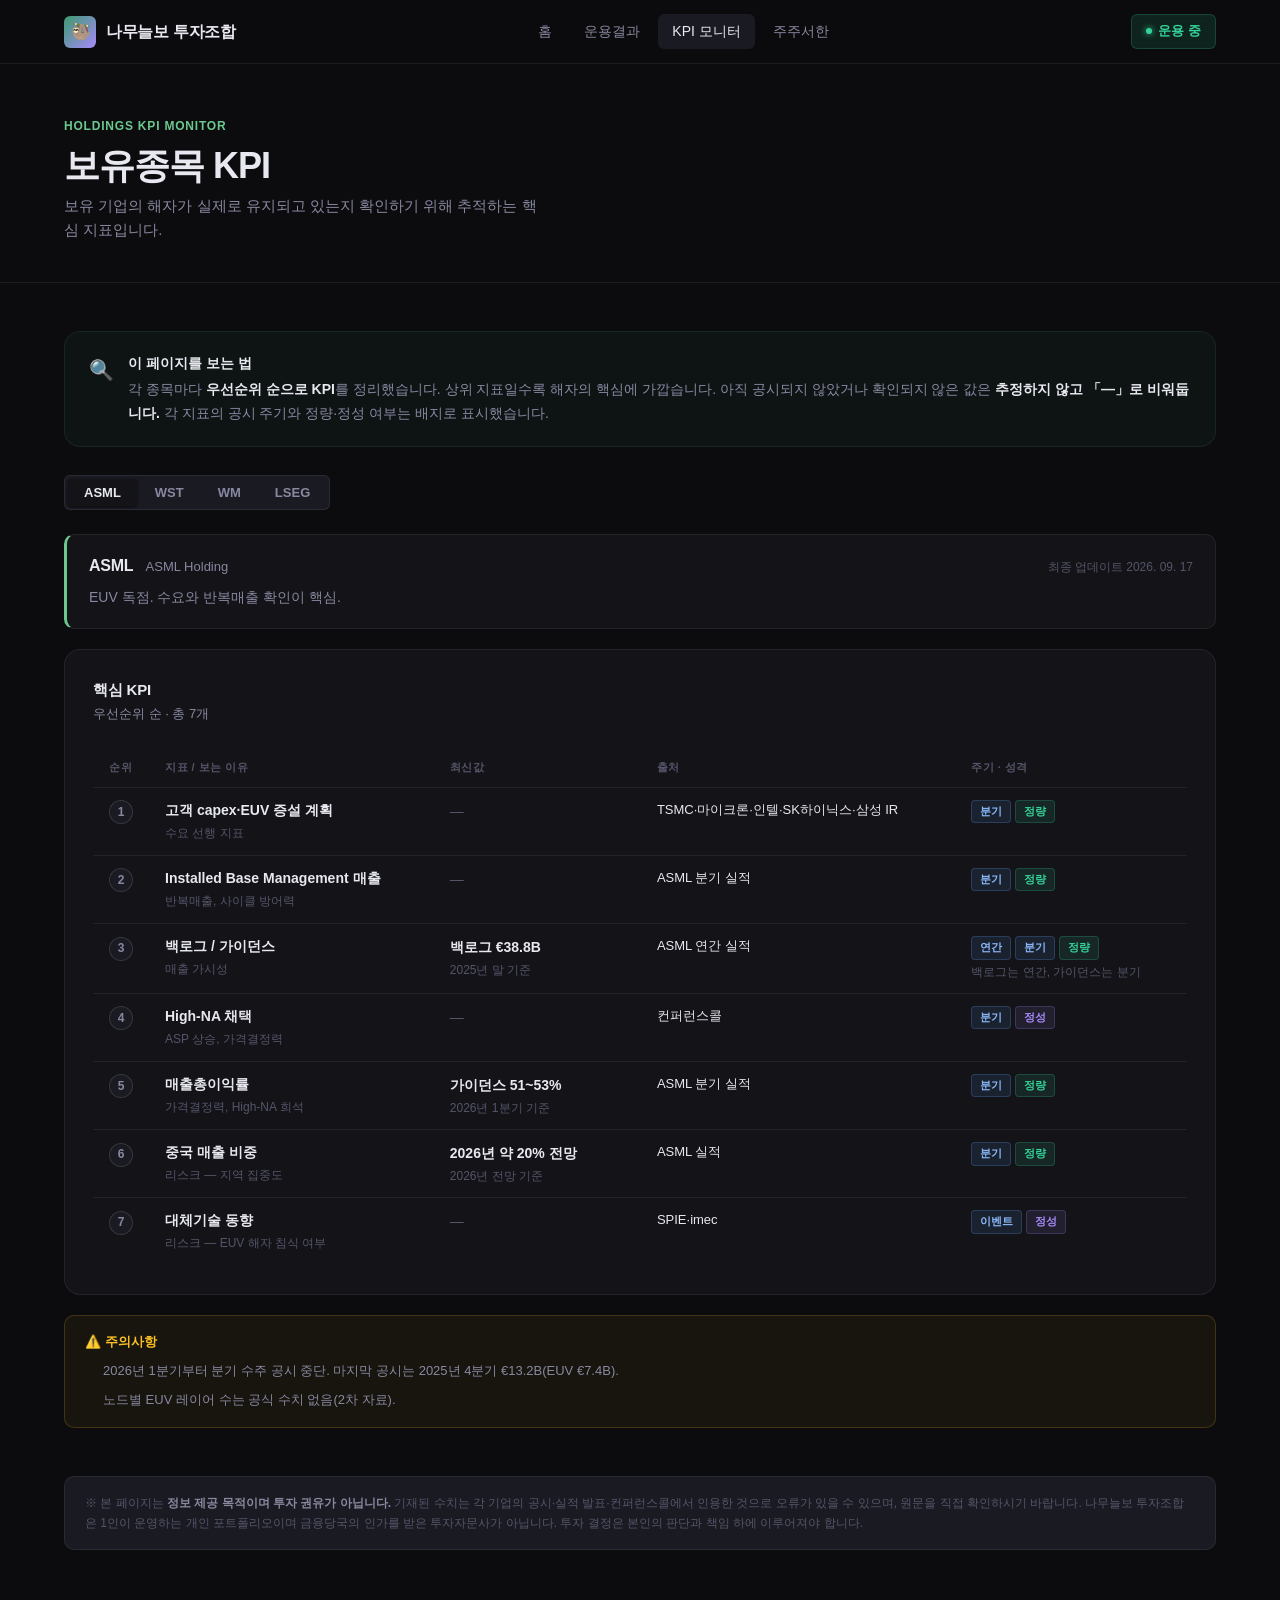
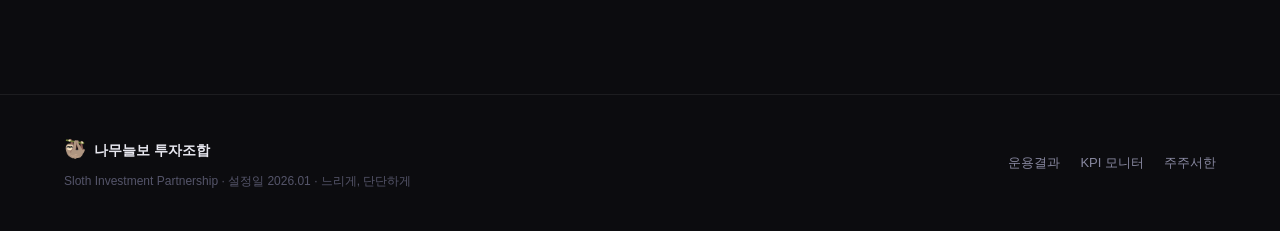
<file: kpi.html>
<!DOCTYPE html>
<html lang="ko">
<head>
  <meta charset="UTF-8">
  <meta name="viewport" content="width=device-width, initial-scale=1.0">
  <title>보유종목 KPI — 나무늘보 투자조합</title>
  <meta name="description" content="나무늘보 투자조합 보유종목(ASML, WST, WM, LSEG)의 핵심 KPI 모니터링.">
  <link rel="stylesheet" href="css/style.css">
</head>
<body>

<!-- Navigation -->
<nav class="nav">
  <div class="nav-inner">
    <a href="index.html" class="nav-logo">
      <div class="nav-logo-icon">🦥</div>
      <span>나무늘보 투자조합</span>
    </a>
    <div class="nav-links">
      <a href="index.html" class="nav-link">홈</a>
      <a href="performance.html" class="nav-link">운용결과</a>
      <a href="kpi.html" class="nav-link active">KPI 모니터</a>
      <a href="letter.html" class="nav-link">주주서한</a>
    </div>
    <div class="nav-badge">운용 중</div>
    <button class="nav-hamburger" id="navHamburger" onclick="toggleSidenav()" aria-label="메뉴">
      <svg width="18" height="18" viewBox="0 0 24 24" fill="none" stroke="currentColor" stroke-width="2.5"><line x1="3" y1="6" x2="21" y2="6"/><line x1="3" y1="12" x2="21" y2="12"/><line x1="3" y1="18" x2="21" y2="18"/></svg>
    </button>
  </div>
</nav>
<!-- Sidenav Overlay -->
<div class="sidenav-overlay" id="sidenavOverlay" onclick="closeSidenav()"></div>

<!-- Sidenav -->
<div class="sidenav" id="sidenav">
  <div class="sidenav-header">
    <a href="index.html" class="sidenav-brand" onclick="closeSidenav()">
      <div class="nav-logo-icon">🦥</div>
      <span>나무늘보 투자조합</span>
    </a>
    <button class="sidenav-close" onclick="closeSidenav()" aria-label="닫기">✕</button>
  </div>
  <div class="sidenav-body">
    <a href="index.html" class="sidenav-link" onclick="closeSidenav()">
      <span class="sidenav-icon">🏠</span><span>홈</span>
    </a>
    <a href="performance.html" class="sidenav-link" onclick="closeSidenav()">
      <span class="sidenav-icon">📊</span><span>운용결과</span>
    </a>
    <a href="kpi.html" class="sidenav-link active" onclick="closeSidenav()">
      <span class="sidenav-icon">📈</span><span>KPI 모니터</span>
    </a>
    <a href="letter.html" class="sidenav-link" onclick="closeSidenav()">
      <span class="sidenav-icon">✉️</span><span>주주서한</span>
    </a>
  </div>
  <div class="sidenav-footer">
    <div class="nav-badge">운용 중</div>
    <div style="font-size:12px; color:var(--text-dim); margin-top:8px;">Sloth Investment Partnership</div>
  </div>
</div>

<div class="page-wrapper">

  <!-- Page Header -->
  <div class="page-header">
    <div class="container">
      <div class="page-header-inner">
        <div>
          <div class="page-tag">Holdings KPI Monitor</div>
          <h1 class="page-title">보유종목 KPI</h1>
          <p class="page-desc">보유 기업의 해자가 실제로 유지되고 있는지 확인하기 위해 추적하는 핵심 지표입니다.</p>
        </div>
      </div>
    </div>
  </div>

  <section class="section" style="padding-top: 0;">
    <div class="container">

      <!-- Intro Note -->
      <div style="background: rgba(61,153,112,0.05); border: 1px solid rgba(61,153,112,0.15); border-radius: var(--radius-lg); padding: 20px 24px; margin-bottom: 28px; display: flex; gap: 14px; align-items: flex-start;">
        <div style="font-size: 20px; flex-shrink: 0; margin-top: 2px;">🔍</div>
        <div>
          <div style="font-size: 14px; font-weight: 700; color: var(--text); margin-bottom: 4px;">이 페이지를 보는 법</div>
          <div style="font-size: 14px; color: var(--text-muted); line-height: 1.7;">
            각 종목마다 <strong style="color: var(--text);">우선순위 순으로 KPI</strong>를 정리했습니다. 상위 지표일수록 해자의 핵심에 가깝습니다.
            아직 공시되지 않았거나 확인되지 않은 값은 <strong style="color: var(--text);">추정하지 않고 「—」로 비워둡니다.</strong>
            각 지표의 공시 주기와 정량·정성 여부는 배지로 표시했습니다.
          </div>
        </div>
      </div>

      <!-- Ticker Tabs -->
      <div class="kpi-tabs-row">
        <div class="chart-toggle" id="kpiTabs"></div>
      </div>

      <!-- Panels -->
      <div id="kpiPanels"></div>

      <div class="disclaimer">
        ※ 본 페이지는 <strong style="color: var(--text-muted);">정보 제공 목적이며 투자 권유가 아닙니다.</strong>
        기재된 수치는 각 기업의 공시·실적 발표·컨퍼런스콜에서 인용한 것으로 오류가 있을 수 있으며, 원문을 직접 확인하시기 바랍니다.
        나무늘보 투자조합은 1인이 운영하는 개인 포트폴리오이며 금융당국의 인가를 받은 투자자문사가 아닙니다.
        투자 결정은 본인의 판단과 책임 하에 이루어져야 합니다.
      </div>
    </div>
  </section>

  <footer class="footer">
    <div class="container">
      <div class="footer-inner">
        <div>
          <div class="footer-logo">
            <span style="font-size:18px;">🦥</span>
            나무늘보 투자조합
          </div>
          <div class="footer-text" style="margin-top: 8px;">
            Sloth Investment Partnership · 설정일 2026.01 · 느리게, 단단하게
          </div>
        </div>
        <div class="footer-links">
          <a href="performance.html" class="footer-link">운용결과</a>
          <a href="kpi.html" class="footer-link">KPI 모니터</a>
          <a href="letter.html" class="footer-link">주주서한</a>
        </div>
      </div>
    </div>
  </footer>

</div>

<script src="js/main.js"></script>
<script src="js/kpi-data.js"></script>
<script src="js/kpi.js"></script>
</body>
</html>
</file>
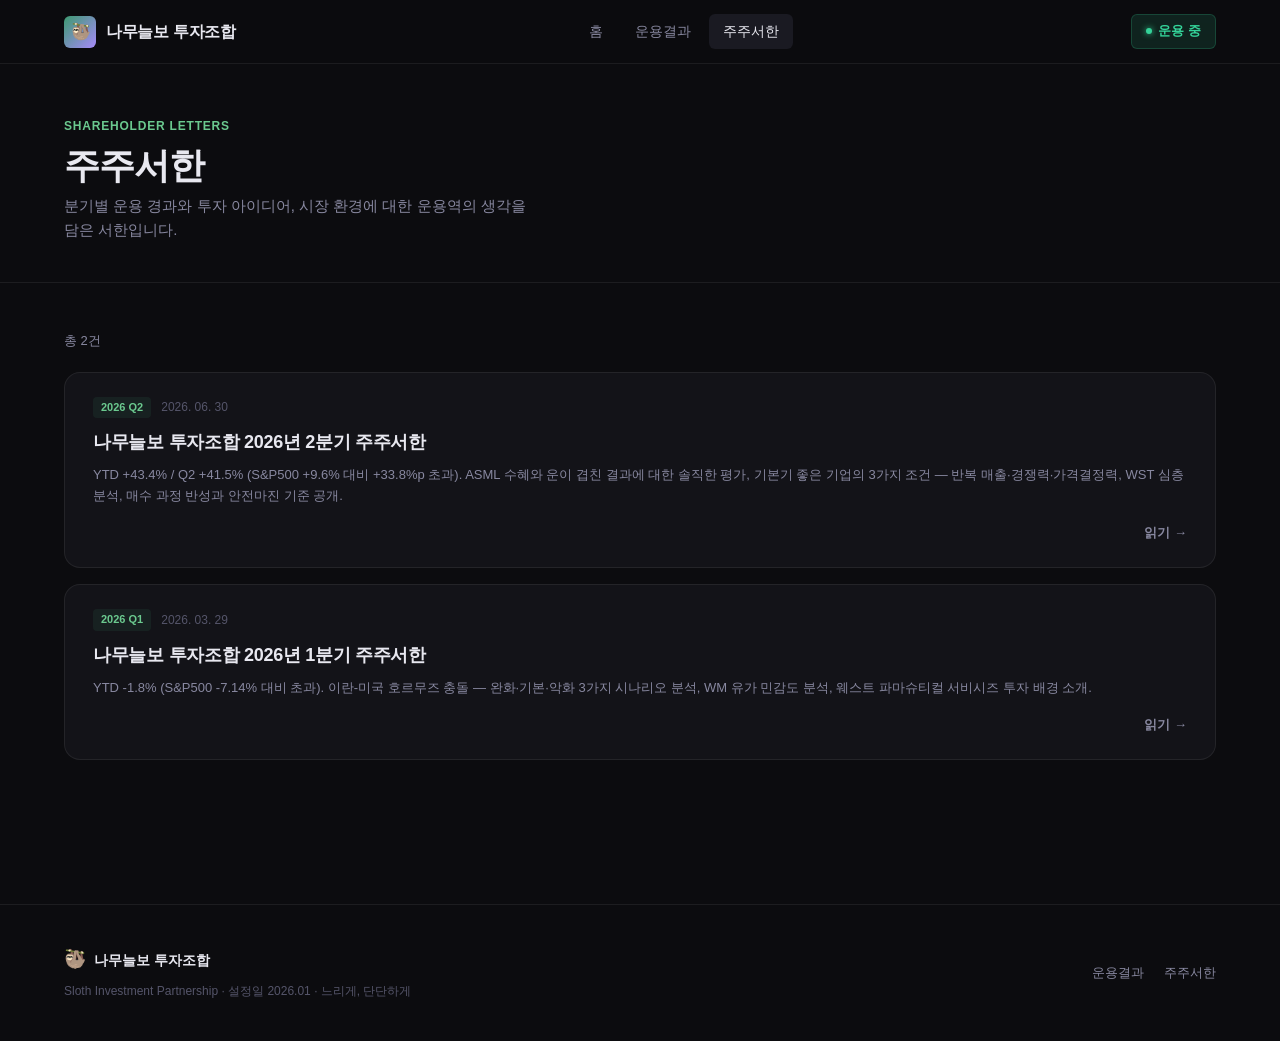
<file: letter.html>
<!DOCTYPE html>
<html lang="ko">
<head>
  <meta charset="UTF-8">
  <meta name="viewport" content="width=device-width, initial-scale=1.0">
  <title>주주서한 — 나무늘보 투자조합</title>
  <link rel="stylesheet" href="css/style.css">
</head>
<body>

<!-- Navigation -->
<nav class="nav">
  <div class="nav-inner">
    <a href="index.html" class="nav-logo">
      <div class="nav-logo-icon">🦥</div>
      <span>나무늘보 투자조합</span>
    </a>
    <div class="nav-links">
      <a href="index.html" class="nav-link">홈</a>
      <a href="performance.html" class="nav-link">운용결과</a>
      <a href="letter.html" class="nav-link active">주주서한</a>    </div>
    <div class="nav-badge">운용 중</div>
    <button class="nav-hamburger" id="navHamburger" onclick="toggleSidenav()" aria-label="메뉴">
      <svg width="18" height="18" viewBox="0 0 24 24" fill="none" stroke="currentColor" stroke-width="2.5"><line x1="3" y1="6" x2="21" y2="6"/><line x1="3" y1="12" x2="21" y2="12"/><line x1="3" y1="18" x2="21" y2="18"/></svg>
    </button>
  </div>
</nav>
<!-- Sidenav Overlay -->
<div class="sidenav-overlay" id="sidenavOverlay" onclick="closeSidenav()"></div>

<!-- Sidenav -->
<div class="sidenav" id="sidenav">
  <div class="sidenav-header">
    <a href="index.html" class="sidenav-brand" onclick="closeSidenav()">
      <div class="nav-logo-icon">🦥</div>
      <span>나무늘보 투자조합</span>
    </a>
    <button class="sidenav-close" onclick="closeSidenav()" aria-label="닫기">✕</button>
  </div>
  <div class="sidenav-body">
    <a href="index.html" class="sidenav-link" onclick="closeSidenav()">
      <span class="sidenav-icon">🏠</span><span>홈</span>
    </a>
    <a href="performance.html" class="sidenav-link" onclick="closeSidenav()">
      <span class="sidenav-icon">📊</span><span>운용결과</span>
    </a>
    <a href="letter.html" class="sidenav-link active" onclick="closeSidenav()">
      <span class="sidenav-icon">✉️</span><span>주주서한</span>
    </a>  </div>
  <div class="sidenav-footer">
    <div class="nav-badge">운용 중</div>
    <div style="font-size:12px; color:var(--text-dim); margin-top:8px;">Sloth Investment Partnership</div>
  </div>
</div>

<div class="page-wrapper">

  <!-- Page Header -->
  <div class="page-header">
    <div class="container">
      <div class="page-header-inner">
        <div>
          <div class="page-tag">Shareholder Letters</div>
          <h1 class="page-title">주주서한</h1>
          <p class="page-desc">분기별 운용 경과와 투자 아이디어, 시장 환경에 대한 운용역의 생각을 담은 서한입니다.</p>
        </div>
      </div>
    </div>
  </div>

  <section class="section" style="padding-top: 0;">
    <div class="container">

      <div style="font-size:13px; color:var(--text-muted); margin-bottom:20px;">총 2건</div>

      <div class="report-list">

        <!-- Q2 2026 Letter -->
        <a href="letters/2026q2.html" class="report-card-link">
          <div class="report-listing-card">
            <div class="report-card-meta">
              <span class="report-card-cat">2026 Q2</span>
              <span class="report-card-date">2026. 06. 30</span>
            </div>
            <div class="report-card-title">나무늘보 투자조합 2026년 2분기 주주서한</div>
            <div class="report-card-excerpt">YTD +43.4% / Q2 +41.5% (S&P500 +9.6% 대비 +33.8%p 초과). ASML 수혜와 운이 겹친 결과에 대한 솔직한 평가, 기본기 좋은 기업의 3가지 조건 — 반복 매출·경쟁력·가격결정력, WST 심층 분석, 매수 과정 반성과 안전마진 기준 공개.</div>
            <div style="display:flex; justify-content:flex-end;">
              <span class="report-card-read">읽기 →</span>
            </div>
          </div>
        </a>

        <!-- Q1 2026 Letter -->
        <a href="letters/2026q1.html" class="report-card-link">
          <div class="report-listing-card">
            <div class="report-card-meta">
              <span class="report-card-cat">2026 Q1</span>
              <span class="report-card-date">2026. 03. 29</span>
            </div>
            <div class="report-card-title">나무늘보 투자조합 2026년 1분기 주주서한</div>
            <div class="report-card-excerpt">YTD -1.8% (S&P500 -7.14% 대비 초과). 이란-미국 호르무즈 충돌 — 완화·기본·악화 3가지 시나리오 분석, WM 유가 민감도 분석, 웨스트 파마슈티컬 서비시즈 투자 배경 소개.</div>
            <div style="display:flex; justify-content:flex-end;">
              <span class="report-card-read">읽기 →</span>
            </div>
          </div>
        </a>

      </div>
    </div>
  </section>

  <footer class="footer">
    <div class="container">
      <div class="footer-inner">
        <div>
          <div class="footer-logo">
            <span style="font-size:18px;">🦥</span>
            나무늘보 투자조합
          </div>
          <div class="footer-text" style="margin-top:8px;">
            Sloth Investment Partnership · 설정일 2026.01 · 느리게, 단단하게
          </div>
        </div>
        <div class="footer-links">
          <a href="performance.html" class="footer-link">운용결과</a>
          <a href="letter.html" class="footer-link">주주서한</a>        </div>
      </div>
    </div>
  </footer>

</div>

<script src="js/main.js"></script>
</body>
</html>
</file>
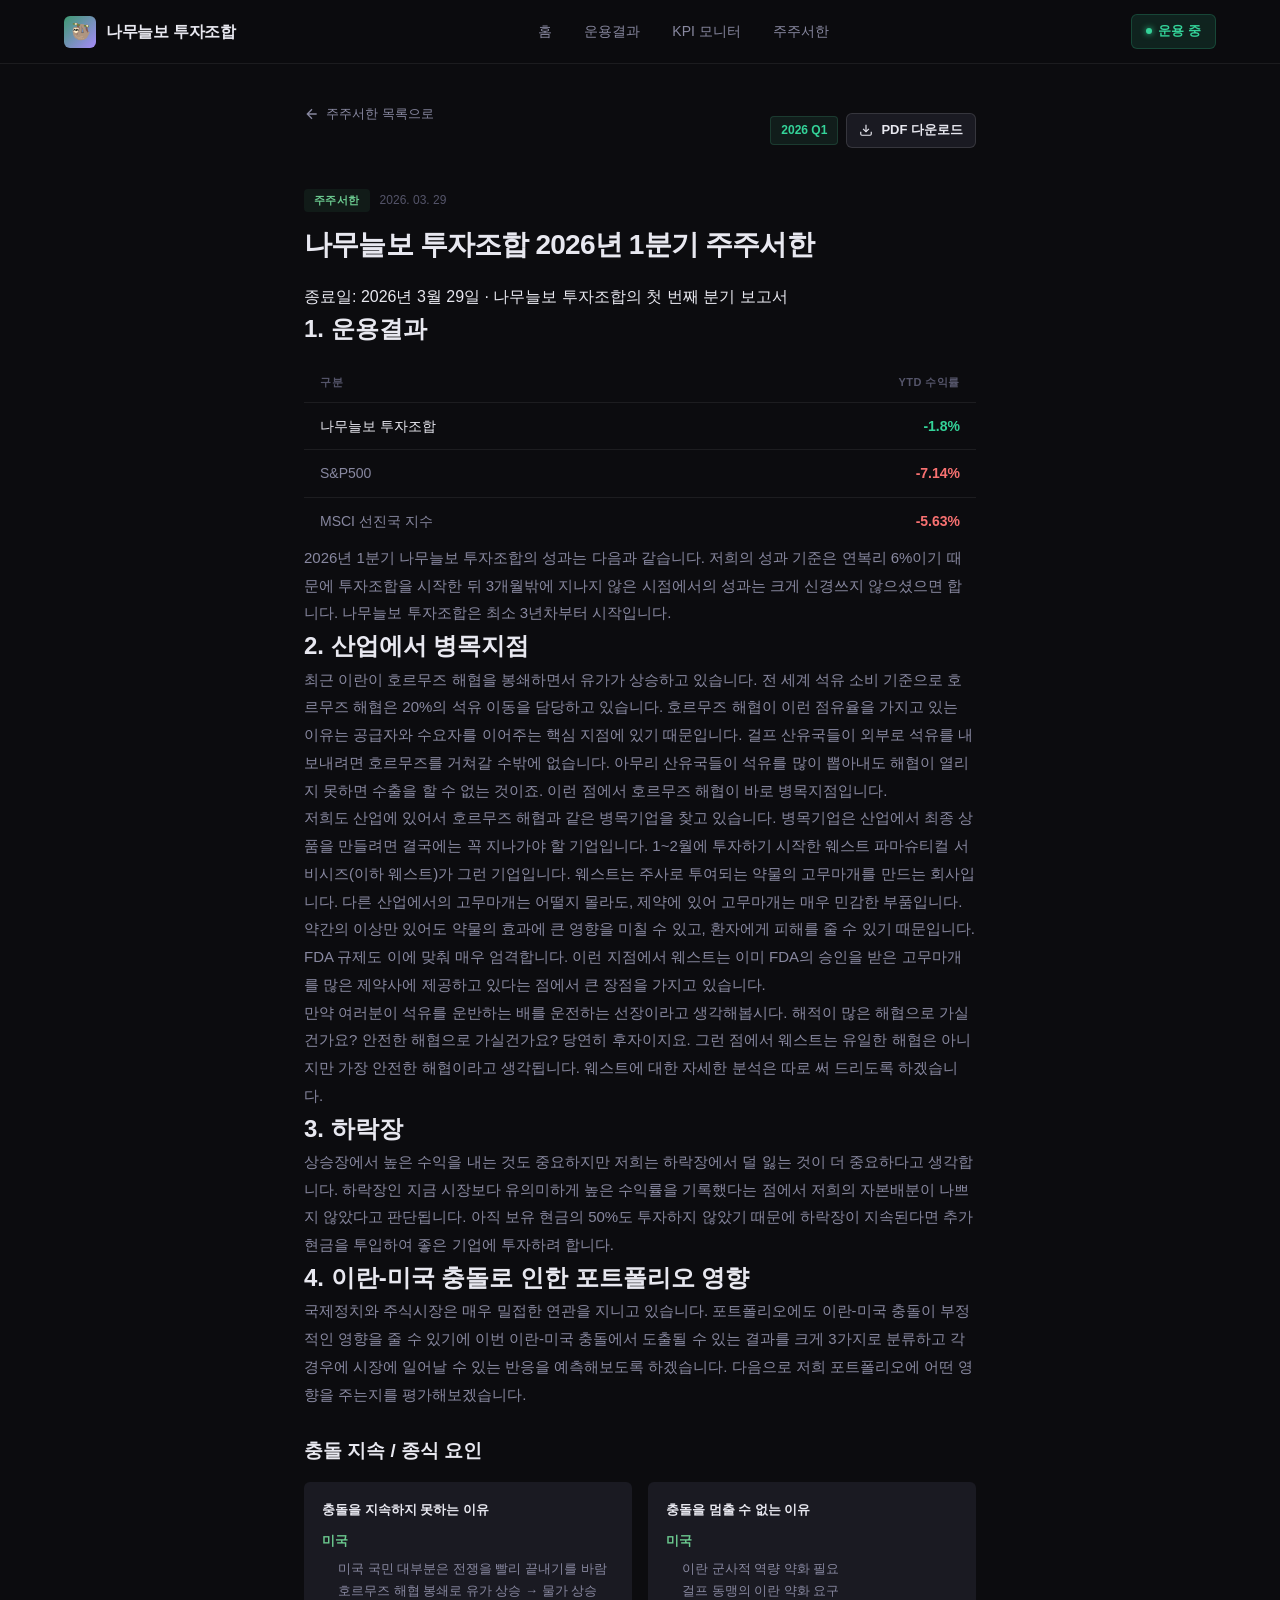
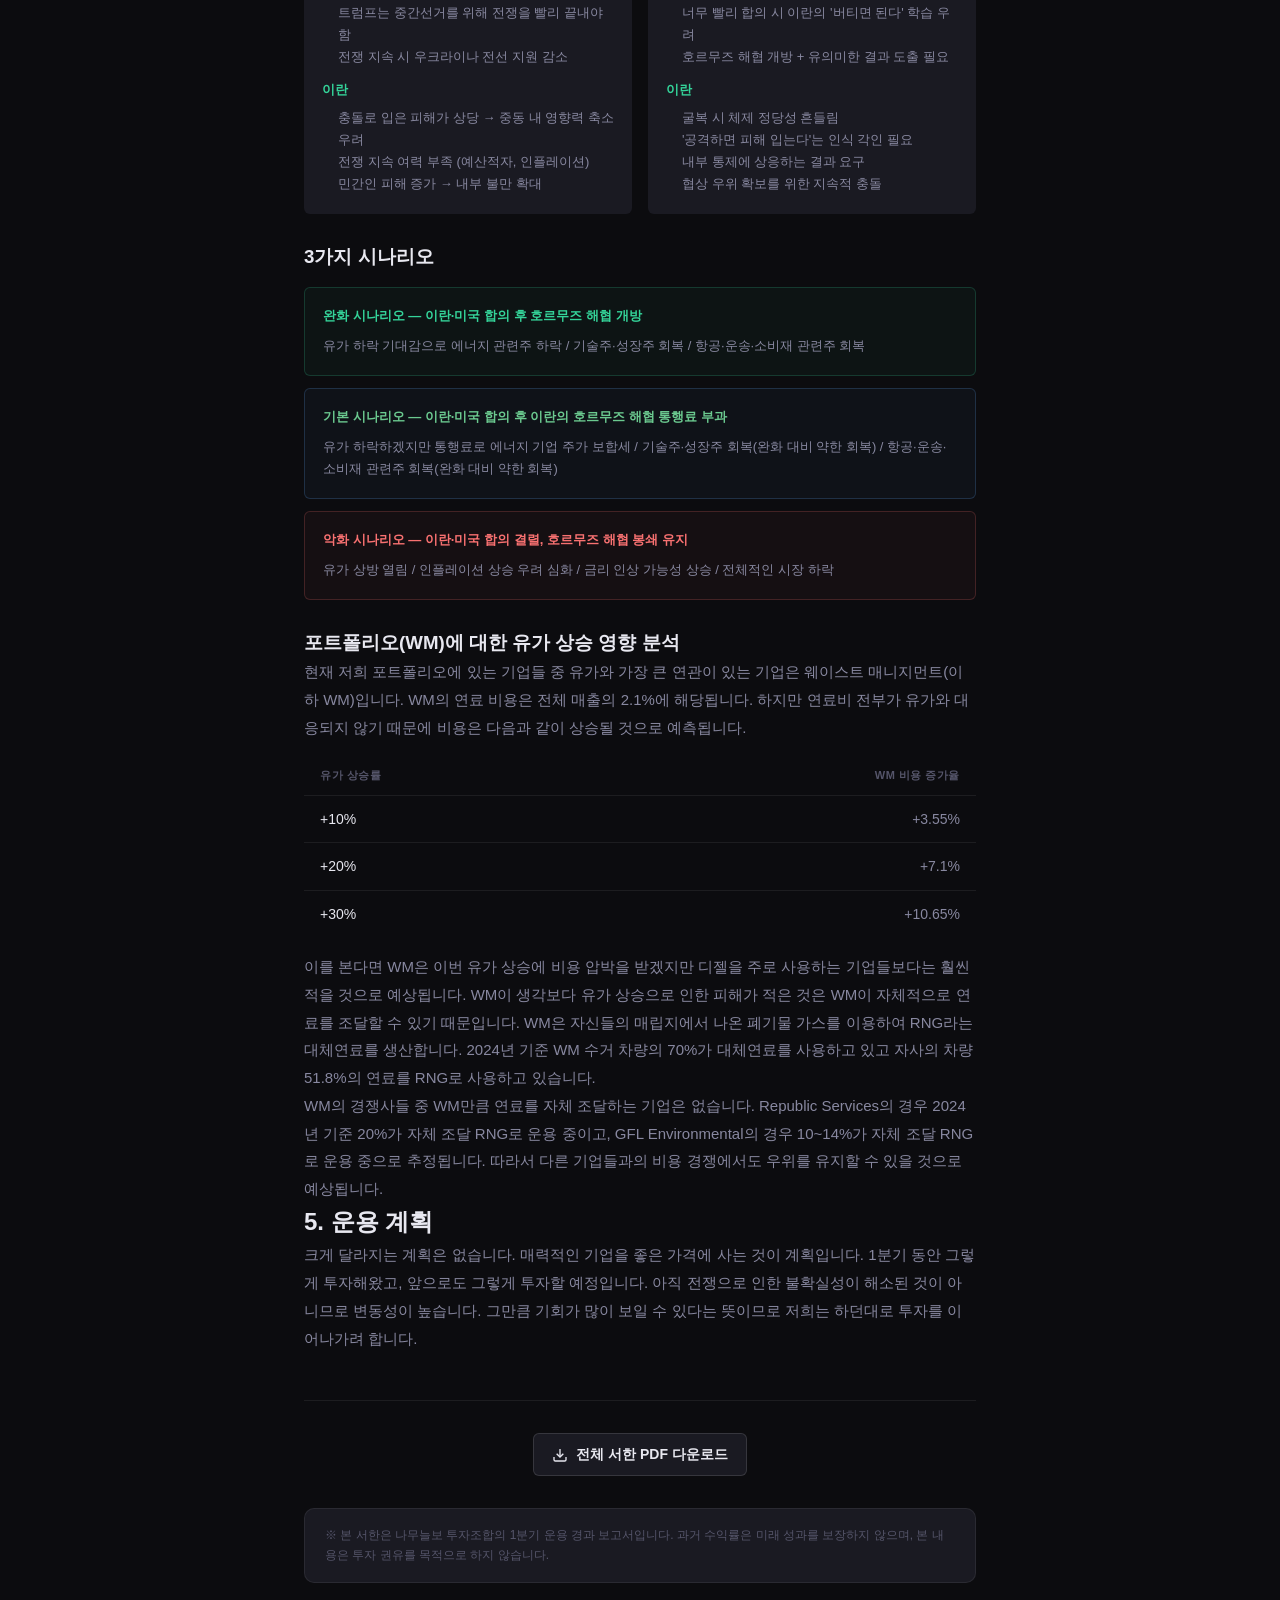
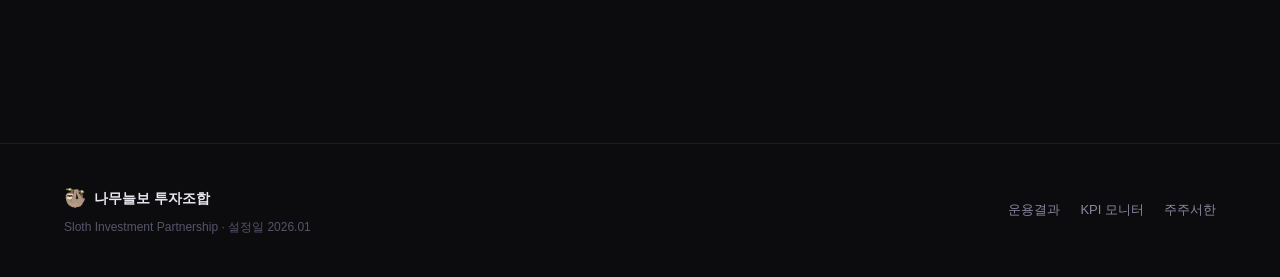
<file: letters/2026q1.html>
<!DOCTYPE html>
<html lang="ko">
<head>
  <meta charset="UTF-8">
  <meta name="viewport" content="width=device-width, initial-scale=1.0">
  <title>2026년 1분기 주주서한 — 나무늘보 투자조합</title>
  <link rel="stylesheet" href="../css/style.css">
</head>
<body>

<nav class="nav">
  <div class="nav-inner">
    <a href="../index.html" class="nav-logo">
      <div class="nav-logo-icon">🦥</div>
      <span>나무늘보 투자조합</span>
    </a>
    <div class="nav-links">
      <a href="../index.html" class="nav-link">홈</a>
      <a href="../performance.html" class="nav-link">운용결과</a>
      <a href="../kpi.html" class="nav-link">KPI 모니터</a>
      <a href="../letter.html" class="nav-link active">주주서한</a>    </div>
    <div class="nav-badge">운용 중</div>
    <button class="nav-hamburger" id="navHamburger" onclick="toggleSidenav()" aria-label="메뉴">
      <svg width="18" height="18" viewBox="0 0 24 24" fill="none" stroke="currentColor" stroke-width="2.5"><line x1="3" y1="6" x2="21" y2="6"/><line x1="3" y1="12" x2="21" y2="12"/><line x1="3" y1="18" x2="21" y2="18"/></svg>
    </button>
  </div>
</nav>
<div class="sidenav-overlay" id="sidenavOverlay" onclick="closeSidenav()"></div>
<div class="sidenav" id="sidenav">
  <div class="sidenav-header">
    <a href="../index.html" class="sidenav-brand" onclick="closeSidenav()">
      <div class="nav-logo-icon">🦥</div>
      <span>나무늘보 투자조합</span>
    </a>
    <button class="sidenav-close" onclick="closeSidenav()" aria-label="닫기">✕</button>
  </div>
  <div class="sidenav-body">
    <a href="../index.html" class="sidenav-link" onclick="closeSidenav()"><span class="sidenav-icon">🏠</span><span>홈</span></a>
    <a href="../performance.html" class="sidenav-link" onclick="closeSidenav()"><span class="sidenav-icon">📊</span><span>운용결과</span></a>
    <a href="../kpi.html" class="sidenav-link" onclick="closeSidenav()"><span class="sidenav-icon">📈</span><span>KPI 모니터</span></a>
    <a href="../letter.html" class="sidenav-link active" onclick="closeSidenav()"><span class="sidenav-icon">✉️</span><span>주주서한</span></a>  </div>
  <div class="sidenav-footer">
    <div class="nav-badge">운용 중</div>
    <div style="font-size:12px; color:var(--text-dim); margin-top:8px;">Sloth Investment Partnership</div>
  </div>
</div>

<div class="page-wrapper">
<div class="article-container">

  <!-- Top Bar -->
  <div style="display:flex; align-items:center; justify-content:space-between; margin-bottom:32px; flex-wrap:wrap; gap:12px;">
    <a href="../letter.html" class="article-back">
      <svg width="16" height="16" viewBox="0 0 24 24" fill="none" stroke="currentColor" stroke-width="2"><path d="M19 12H5M12 5l-7 7 7 7"/></svg>
      주주서한 목록으로
    </a>
    <div style="display:flex; gap:8px; align-items:center; flex-wrap:wrap;">
      <span style="background:rgba(61,153,112,0.12); color:var(--green); border:1px solid rgba(61,153,112,0.25); border-radius:4px; padding:4px 10px; font-size:12px; font-weight:600;">2026 Q1</span>
      <a href="../pdfs/letters/2026q1.pdf" download="나무늘보_2026년_1분기_주주서한.pdf" class="btn btn-secondary btn-sm">
        <svg width="14" height="14" viewBox="0 0 24 24" fill="none" stroke="currentColor" stroke-width="2"><path d="M21 15v4a2 2 0 01-2 2H5a2 2 0 01-2-2v-4"/><polyline points="7 10 12 15 17 10"/><line x1="12" y1="15" x2="12" y2="3"/></svg>
        PDF 다운로드
      </a>
    </div>
  </div>

  <!-- Letter Header -->
  <div class="article-header">
    <div class="article-meta">
      <span class="article-category">주주서한</span>
      <span class="article-date">2026. 03. 29</span>
    </div>
    <h1 class="article-title">나무늘보 투자조합 2026년 1분기 주주서한</h1>
    <p class="article-subtitle">종료일: 2026년 3월 29일 · 나무늘보 투자조합의 첫 번째 분기 보고서</p>
  </div>

  <!-- Section 1: 운용결과 -->
  <div class="article-section">
    <h2 class="article-h2">1. 운용결과</h2>
    <div class="perf-table-wrapper" style="margin-top:16px;">
      <table class="perf-table">
        <thead>
          <tr>
            <th>구분</th>
            <th style="text-align:right;">YTD 수익률</th>
          </tr>
        </thead>
        <tbody>
          <tr>
            <td class="font-medium">나무늘보 투자조합</td>
            <td style="text-align:right; font-weight:700; color:var(--green);">-1.8%</td>
          </tr>
          <tr>
            <td style="color:var(--text-muted);">S&amp;P500</td>
            <td style="text-align:right; color:var(--red); font-weight:600;">-7.14%</td>
          </tr>
          <tr>
            <td style="color:var(--text-muted);">MSCI 선진국 지수</td>
            <td style="text-align:right; color:var(--red); font-weight:600;">-5.63%</td>
          </tr>
        </tbody>
      </table>
    </div>
    <p class="article-body">2026년 1분기 나무늘보 투자조합의 성과는 다음과 같습니다. 저희의 성과 기준은 연복리 6%이기 때문에 투자조합을 시작한 뒤 3개월밖에 지나지 않은 시점에서의 성과는 크게 신경쓰지 않으셨으면 합니다. 나무늘보 투자조합은 최소 3년차부터 시작입니다.</p>
  </div>

  <!-- Section 2: 병목지점 -->
  <div class="article-section">
    <h2 class="article-h2">2. 산업에서 병목지점</h2>
    <p class="article-body">최근 이란이 호르무즈 해협을 봉쇄하면서 유가가 상승하고 있습니다. 전 세계 석유 소비 기준으로 호르무즈 해협은 20%의 석유 이동을 담당하고 있습니다. 호르무즈 해협이 이런 점유율을 가지고 있는 이유는 공급자와 수요자를 이어주는 핵심 지점에 있기 때문입니다. 걸프 산유국들이 외부로 석유를 내보내려면 호르무즈를 거쳐갈 수밖에 없습니다. 아무리 산유국들이 석유를 많이 뽑아내도 해협이 열리지 못하면 수출을 할 수 없는 것이죠. 이런 점에서 호르무즈 해협이 바로 병목지점입니다.</p>
    <p class="article-body">저희도 산업에 있어서 호르무즈 해협과 같은 병목기업을 찾고 있습니다. 병목기업은 산업에서 최종 상품을 만들려면 결국에는 꼭 지나가야 할 기업입니다. 1~2월에 투자하기 시작한 웨스트 파마슈티컬 서비시즈(이하 웨스트)가 그런 기업입니다. 웨스트는 주사로 투여되는 약물의 고무마개를 만드는 회사입니다. 다른 산업에서의 고무마개는 어떨지 몰라도, 제약에 있어 고무마개는 매우 민감한 부품입니다. 약간의 이상만 있어도 약물의 효과에 큰 영향을 미칠 수 있고, 환자에게 피해를 줄 수 있기 때문입니다. FDA 규제도 이에 맞춰 매우 엄격합니다. 이런 지점에서 웨스트는 이미 FDA의 승인을 받은 고무마개를 많은 제약사에 제공하고 있다는 점에서 큰 장점을 가지고 있습니다.</p>
    <p class="article-body">만약 여러분이 석유를 운반하는 배를 운전하는 선장이라고 생각해봅시다. 해적이 많은 해협으로 가실건가요? 안전한 해협으로 가실건가요? 당연히 후자이지요. 그런 점에서 웨스트는 유일한 해협은 아니지만 가장 안전한 해협이라고 생각됩니다. 웨스트에 대한 자세한 분석은 따로 써 드리도록 하겠습니다.</p>
  </div>

  <!-- Section 3: 하락장 -->
  <div class="article-section">
    <h2 class="article-h2">3. 하락장</h2>
    <p class="article-body">상승장에서 높은 수익을 내는 것도 중요하지만 저희는 하락장에서 덜 잃는 것이 더 중요하다고 생각합니다. 하락장인 지금 시장보다 유의미하게 높은 수익률을 기록했다는 점에서 저희의 자본배분이 나쁘지 않았다고 판단됩니다. 아직 보유 현금의 50%도 투자하지 않았기 때문에 하락장이 지속된다면 추가 현금을 투입하여 좋은 기업에 투자하려 합니다.</p>
  </div>

  <!-- Section 4: 이란-미국 충돌 -->
  <div class="article-section">
    <h2 class="article-h2">4. 이란-미국 충돌로 인한 포트폴리오 영향</h2>
    <p class="article-body">국제정치와 주식시장은 매우 밀접한 연관을 지니고 있습니다. 포트폴리오에도 이란-미국 충돌이 부정적인 영향을 줄 수 있기에 이번 이란-미국 충돌에서 도출될 수 있는 결과를 크게 3가지로 분류하고 각 경우에 시장에 일어날 수 있는 반응을 예측해보도록 하겠습니다. 다음으로 저희 포트폴리오에 어떤 영향을 주는지를 평가해보겠습니다.</p>

    <h3 class="article-h3" style="margin-top:28px;">충돌 지속 / 종식 요인</h3>
    <div class="grid-2" style="gap:16px; margin:16px 0;">
      <div style="background:var(--bg-elevated); border-radius:var(--radius-sm); padding:18px;">
        <div style="font-size:13px; font-weight:700; color:var(--text); margin-bottom:10px;">충돌을 지속하지 못하는 이유</div>
        <div style="font-size:13px; font-weight:600; color:var(--blue-light); margin-bottom:6px;">미국</div>
        <ol style="font-size:13px; color:var(--text-muted); line-height:1.7; padding-left:16px; margin:0 0 12px;">
          <li>미국 국민 대부분은 전쟁을 빨리 끝내기를 바람</li>
          <li>호르무즈 해협 봉쇄로 유가 상승 → 물가 상승</li>
          <li>트럼프는 중간선거를 위해 전쟁을 빨리 끝내야 함</li>
          <li>전쟁 지속 시 우크라이나 전선 지원 감소</li>
        </ol>
        <div style="font-size:13px; font-weight:600; color:var(--green); margin-bottom:6px;">이란</div>
        <ol style="font-size:13px; color:var(--text-muted); line-height:1.7; padding-left:16px; margin:0;">
          <li>충돌로 입은 피해가 상당 → 중동 내 영향력 축소 우려</li>
          <li>전쟁 지속 여력 부족 (예산적자, 인플레이션)</li>
          <li>민간인 피해 증가 → 내부 불만 확대</li>
        </ol>
      </div>
      <div style="background:var(--bg-elevated); border-radius:var(--radius-sm); padding:18px;">
        <div style="font-size:13px; font-weight:700; color:var(--text); margin-bottom:10px;">충돌을 멈출 수 없는 이유</div>
        <div style="font-size:13px; font-weight:600; color:var(--blue-light); margin-bottom:6px;">미국</div>
        <ol style="font-size:13px; color:var(--text-muted); line-height:1.7; padding-left:16px; margin:0 0 12px;">
          <li>이란 군사적 역량 약화 필요</li>
          <li>걸프 동맹의 이란 약화 요구</li>
          <li>너무 빨리 합의 시 이란의 '버티면 된다' 학습 우려</li>
          <li>호르무즈 해협 개방 + 유의미한 결과 도출 필요</li>
        </ol>
        <div style="font-size:13px; font-weight:600; color:var(--green); margin-bottom:6px;">이란</div>
        <ol style="font-size:13px; color:var(--text-muted); line-height:1.7; padding-left:16px; margin:0;">
          <li>굴복 시 체제 정당성 흔들림</li>
          <li>'공격하면 피해 입는다'는 인식 각인 필요</li>
          <li>내부 통제에 상응하는 결과 요구</li>
          <li>협상 우위 확보를 위한 지속적 충돌</li>
        </ol>
      </div>
    </div>

    <h3 class="article-h3" style="margin-top:28px;">3가지 시나리오</h3>
    <div style="display:flex; flex-direction:column; gap:12px; margin:16px 0;">
      <div style="border:1px solid rgba(52,211,153,0.2); border-radius:var(--radius-sm); padding:18px; background:rgba(52,211,153,0.04);">
        <div style="font-size:13px; font-weight:700; color:var(--green); margin-bottom:8px;">완화 시나리오 — 이란·미국 합의 후 호르무즈 해협 개방</div>
        <div style="font-size:13px; color:var(--text-muted); line-height:1.7;">유가 하락 기대감으로 에너지 관련주 하락 / 기술주·성장주 회복 / 항공·운송·소비재 관련주 회복</div>
      </div>
      <div style="border:1px solid rgba(96,165,250,0.2); border-radius:var(--radius-sm); padding:18px; background:rgba(96,165,250,0.04);">
        <div style="font-size:13px; font-weight:700; color:var(--blue-light); margin-bottom:8px;">기본 시나리오 — 이란·미국 합의 후 이란의 호르무즈 해협 통행료 부과</div>
        <div style="font-size:13px; color:var(--text-muted); line-height:1.7;">유가 하락하겠지만 통행료로 에너지 기업 주가 보합세 / 기술주·성장주 회복(완화 대비 약한 회복) / 항공·운송·소비재 관련주 회복(완화 대비 약한 회복)</div>
      </div>
      <div style="border:1px solid rgba(248,113,113,0.2); border-radius:var(--radius-sm); padding:18px; background:rgba(248,113,113,0.04);">
        <div style="font-size:13px; font-weight:700; color:var(--red); margin-bottom:8px;">악화 시나리오 — 이란·미국 합의 결렬, 호르무즈 해협 봉쇄 유지</div>
        <div style="font-size:13px; color:var(--text-muted); line-height:1.7;">유가 상방 열림 / 인플레이션 상승 우려 심화 / 금리 인상 가능성 상승 / 전체적인 시장 하락</div>
      </div>
    </div>

    <h3 class="article-h3" style="margin-top:28px;">포트폴리오(WM)에 대한 유가 상승 영향 분석</h3>
    <p class="article-body">현재 저희 포트폴리오에 있는 기업들 중 유가와 가장 큰 연관이 있는 기업은 웨이스트 매니지먼트(이하 WM)입니다. WM의 연료 비용은 전체 매출의 2.1%에 해당됩니다. 하지만 연료비 전부가 유가와 대응되지 않기 때문에 비용은 다음과 같이 상승될 것으로 예측됩니다.</p>
    <div class="perf-table-wrapper" style="margin:16px 0;">
      <table class="perf-table">
        <thead>
          <tr>
            <th>유가 상승률</th>
            <th style="text-align:right;">WM 비용 증가율</th>
          </tr>
        </thead>
        <tbody>
          <tr>
            <td>+10%</td>
            <td style="text-align:right; color:var(--text-muted);">+3.55%</td>
          </tr>
          <tr>
            <td>+20%</td>
            <td style="text-align:right; color:var(--text-muted);">+7.1%</td>
          </tr>
          <tr>
            <td>+30%</td>
            <td style="text-align:right; color:var(--text-muted);">+10.65%</td>
          </tr>
        </tbody>
      </table>
    </div>
    <p class="article-body">이를 본다면 WM은 이번 유가 상승에 비용 압박을 받겠지만 디젤을 주로 사용하는 기업들보다는 훨씬 적을 것으로 예상됩니다. WM이 생각보다 유가 상승으로 인한 피해가 적은 것은 WM이 자체적으로 연료를 조달할 수 있기 때문입니다. WM은 자신들의 매립지에서 나온 폐기물 가스를 이용하여 RNG라는 대체연료를 생산합니다. 2024년 기준 WM 수거 차량의 70%가 대체연료를 사용하고 있고 자사의 차량 51.8%의 연료를 RNG로 사용하고 있습니다.</p>
    <p class="article-body">WM의 경쟁사들 중 WM만큼 연료를 자체 조달하는 기업은 없습니다. Republic Services의 경우 2024년 기준 20%가 자체 조달 RNG로 운용 중이고, GFL Environmental의 경우 10~14%가 자체 조달 RNG로 운용 중으로 추정됩니다. 따라서 다른 기업들과의 비용 경쟁에서도 우위를 유지할 수 있을 것으로 예상됩니다.</p>
  </div>

  <!-- Section 5: 운용 계획 -->
  <div class="article-section">
    <h2 class="article-h2">5. 운용 계획</h2>
    <p class="article-body">크게 달라지는 계획은 없습니다. 매력적인 기업을 좋은 가격에 사는 것이 계획입니다. 1분기 동안 그렇게 투자해왔고, 앞으로도 그렇게 투자할 예정입니다. 아직 전쟁으로 인한 불확실성이 해소된 것이 아니므로 변동성이 높습니다. 그만큼 기회가 많이 보일 수 있다는 뜻이므로 저희는 하던대로 투자를 이어나가려 합니다.</p>
  </div>

  <!-- Bottom Download -->
  <div style="margin-top:48px; padding-top:32px; border-top:1px solid var(--border); display:flex; justify-content:center;">
    <a href="../pdfs/letters/2026q1.pdf" download="나무늘보_2026년_1분기_주주서한.pdf" class="btn btn-secondary">
      <svg width="16" height="16" viewBox="0 0 24 24" fill="none" stroke="currentColor" stroke-width="2"><path d="M21 15v4a2 2 0 01-2 2H5a2 2 0 01-2-2v-4"/><polyline points="7 10 12 15 17 10"/><line x1="12" y1="15" x2="12" y2="3"/></svg>
      전체 서한 PDF 다운로드
    </a>
  </div>

  <div class="disclaimer" style="margin-top:32px;">
    ※ 본 서한은 나무늘보 투자조합의 1분기 운용 경과 보고서입니다. 과거 수익률은 미래 성과를 보장하지 않으며,
    본 내용은 투자 권유를 목적으로 하지 않습니다.
  </div>

</div>
</div>

<footer class="footer">
  <div class="container">
    <div class="footer-inner">
      <div>
        <div class="footer-logo"><span style="font-size:18px;">🦥</span> 나무늘보 투자조합</div>
        <div class="footer-text" style="margin-top:6px;">Sloth Investment Partnership · 설정일 2026.01</div>
      </div>
      <div class="footer-links">
        <a href="../performance.html" class="footer-link">운용결과</a>
          <a href="../kpi.html" class="footer-link">KPI 모니터</a>
        <a href="../letter.html" class="footer-link">주주서한</a>      </div>
    </div>
  </div>
</footer>

<script src="../js/main.js"></script>
</body>
</html>
</file>
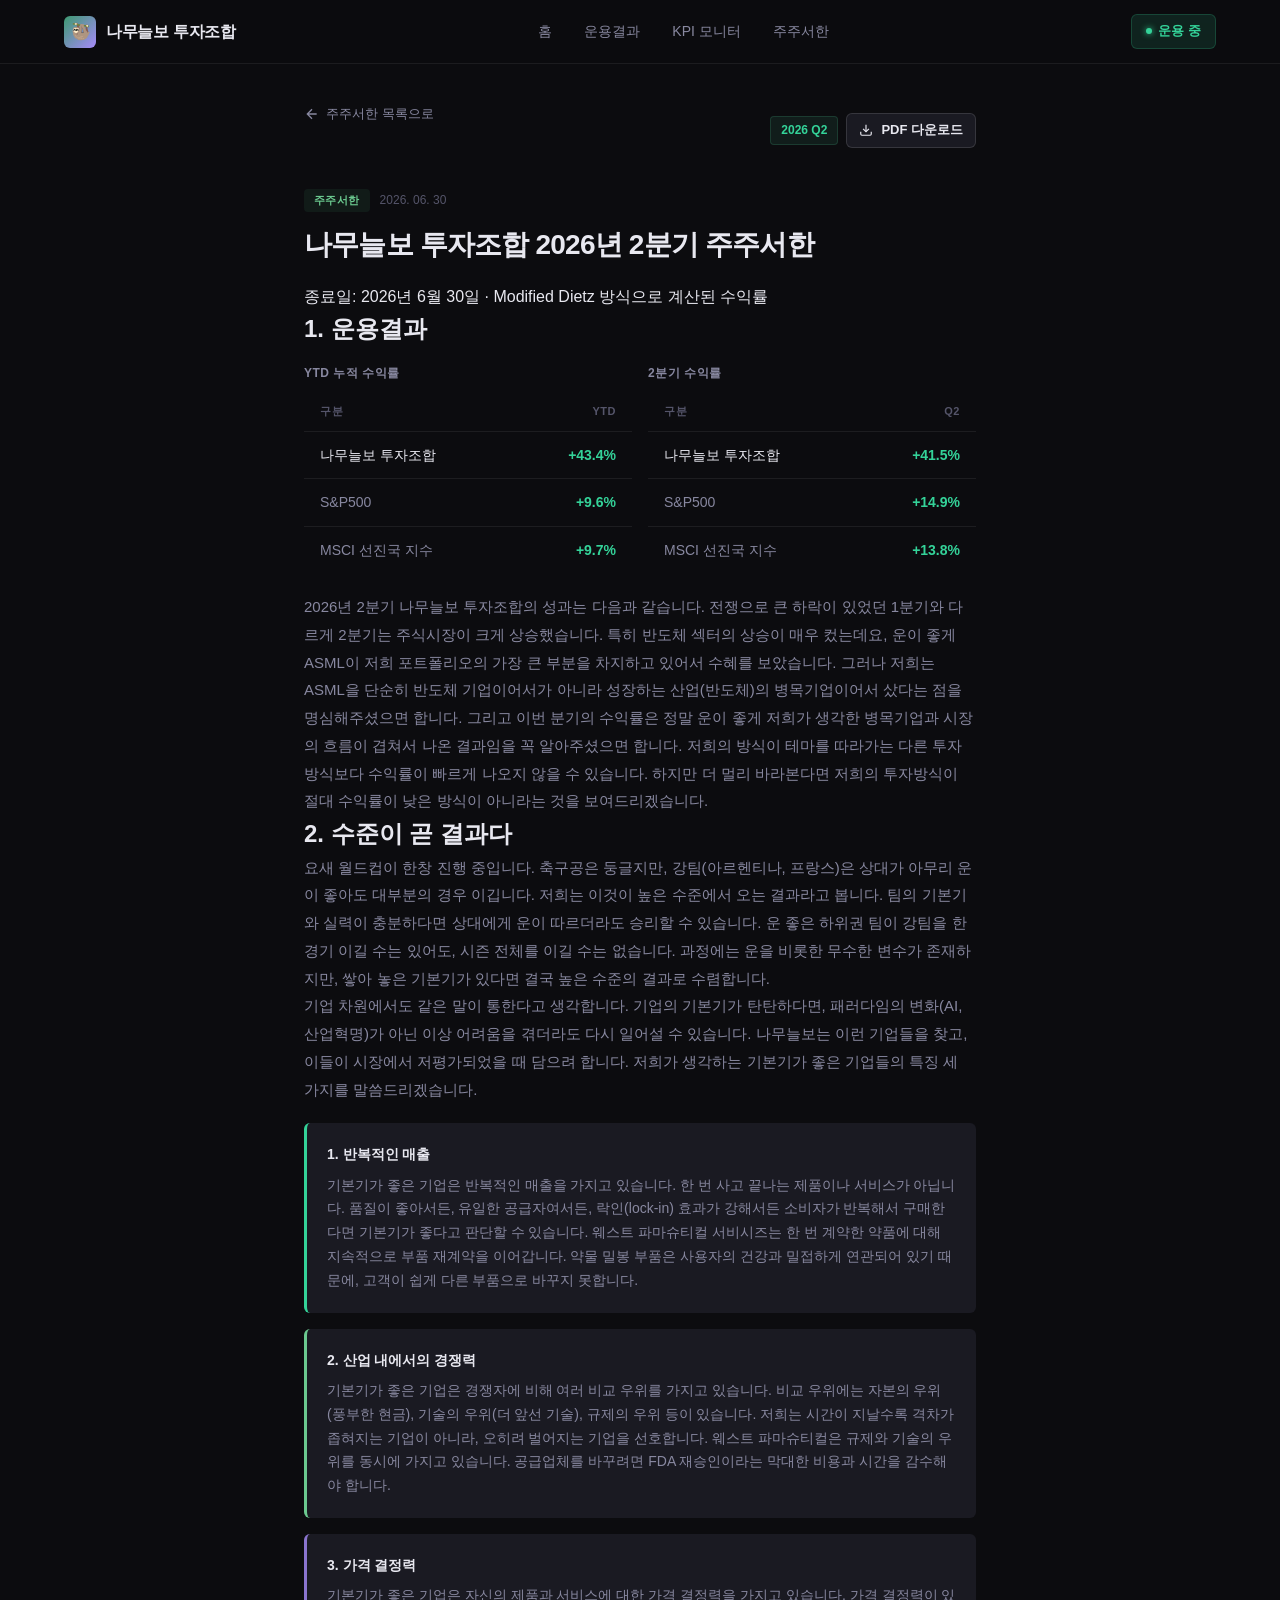
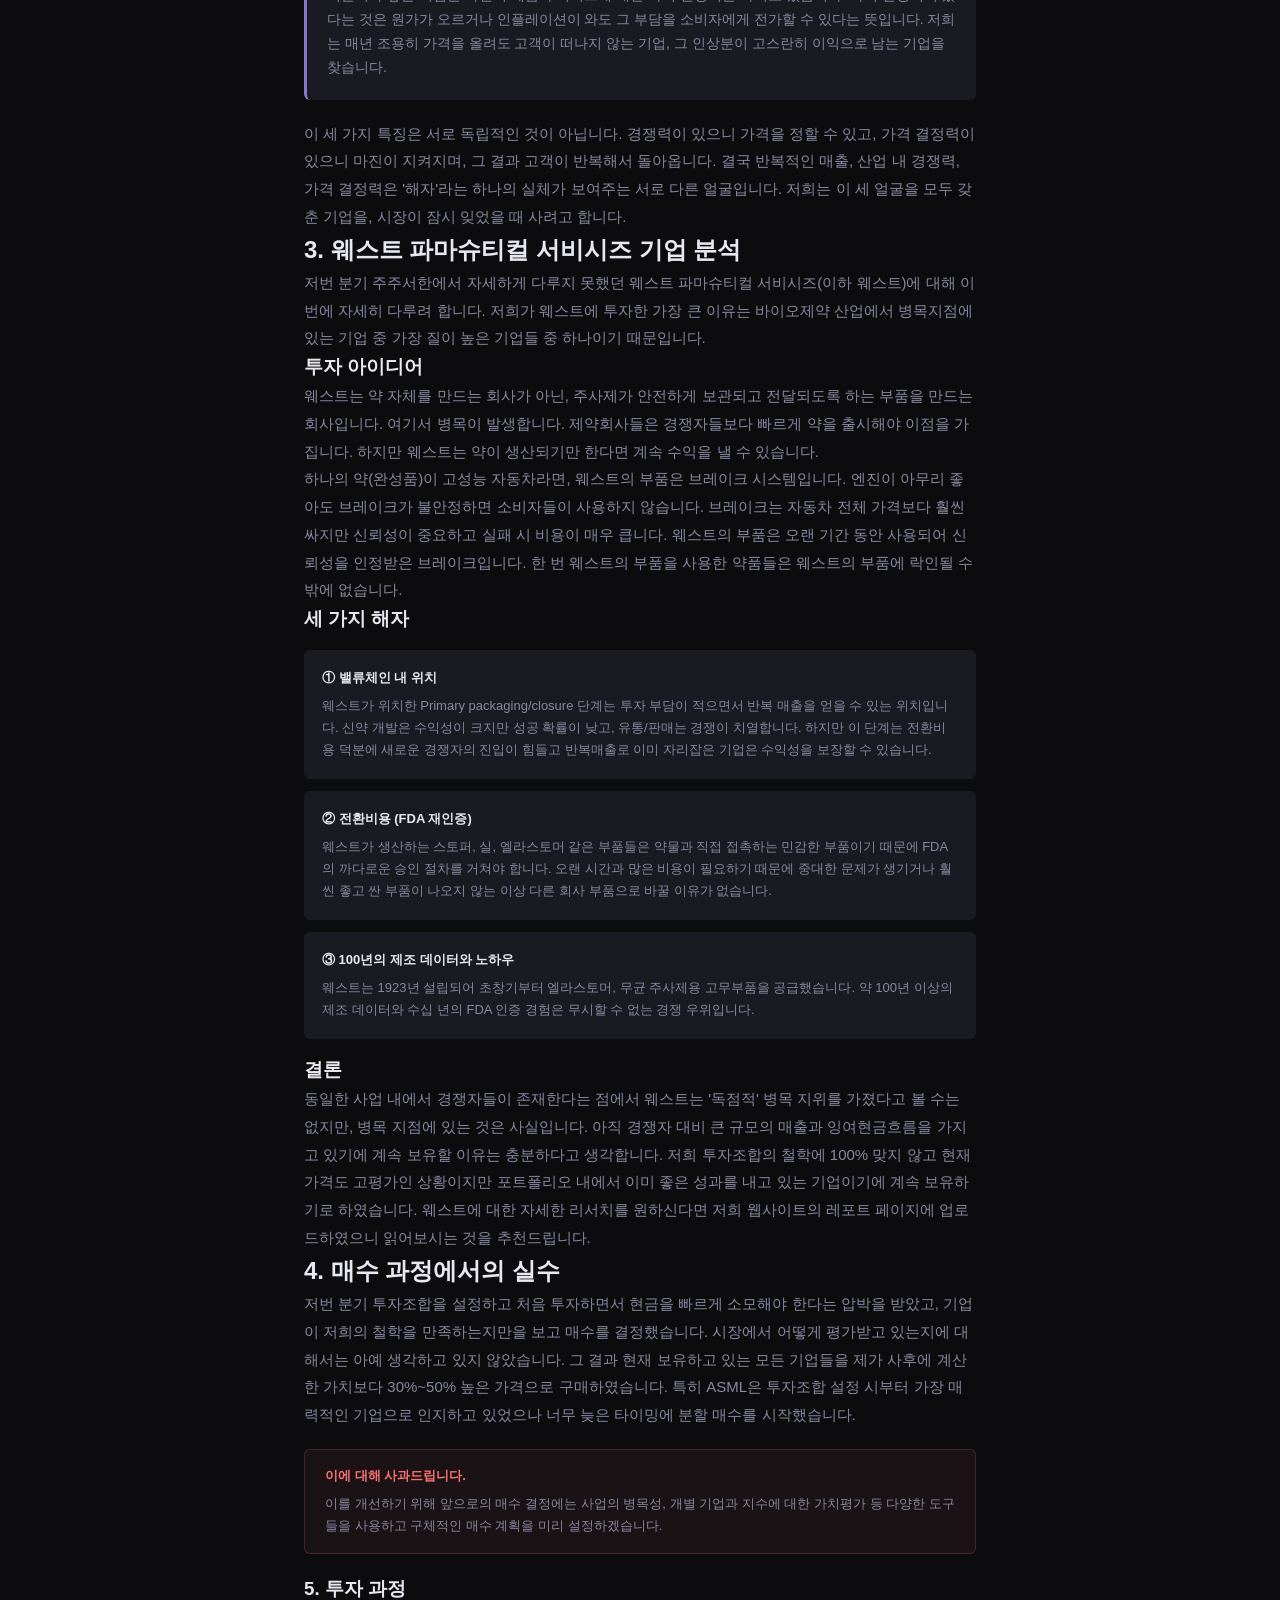
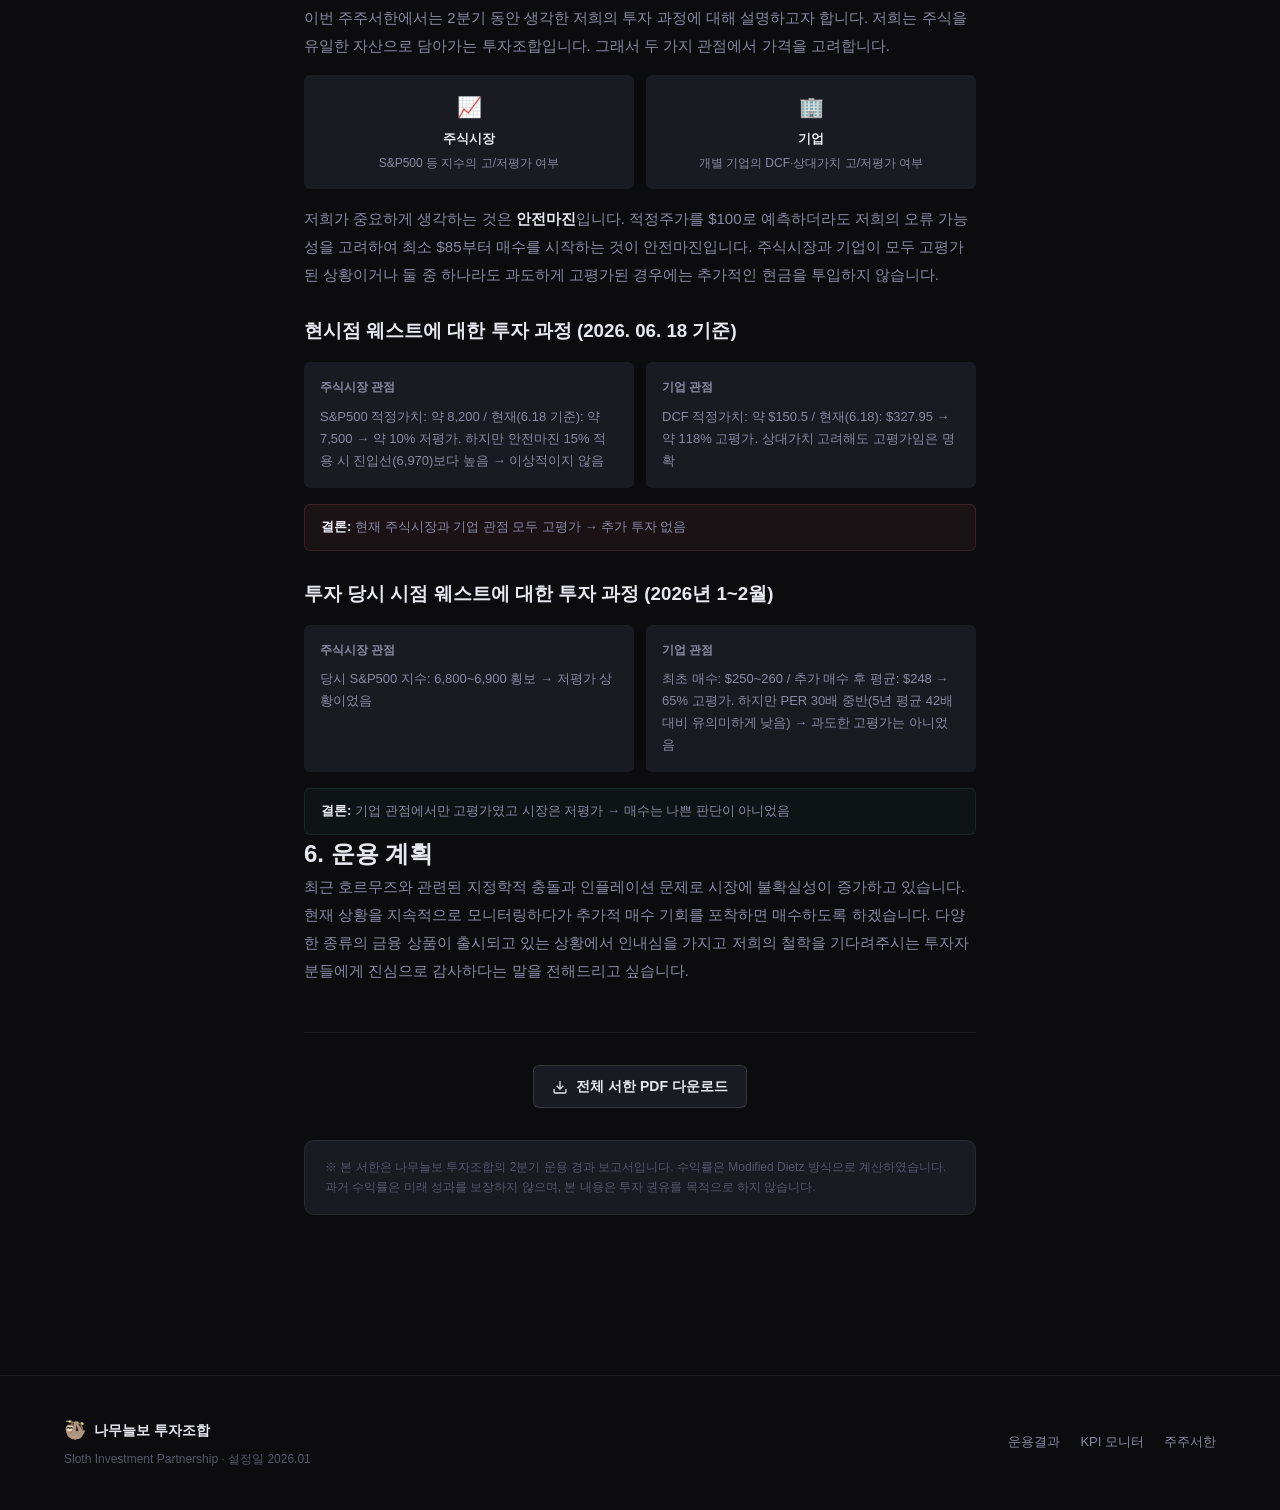
<file: letters/2026q2.html>
<!DOCTYPE html>
<html lang="ko">
<head>
  <meta charset="UTF-8">
  <meta name="viewport" content="width=device-width, initial-scale=1.0">
  <title>2026년 2분기 주주서한 — 나무늘보 투자조합</title>
  <link rel="stylesheet" href="../css/style.css">
</head>
<body>

<nav class="nav">
  <div class="nav-inner">
    <a href="../index.html" class="nav-logo">
      <div class="nav-logo-icon">🦥</div>
      <span>나무늘보 투자조합</span>
    </a>
    <div class="nav-links">
      <a href="../index.html" class="nav-link">홈</a>
      <a href="../performance.html" class="nav-link">운용결과</a>
      <a href="../kpi.html" class="nav-link">KPI 모니터</a>
      <a href="../letter.html" class="nav-link active">주주서한</a>    </div>
    <div class="nav-badge">운용 중</div>
    <button class="nav-hamburger" id="navHamburger" onclick="toggleSidenav()" aria-label="메뉴">
      <svg width="18" height="18" viewBox="0 0 24 24" fill="none" stroke="currentColor" stroke-width="2.5"><line x1="3" y1="6" x2="21" y2="6"/><line x1="3" y1="12" x2="21" y2="12"/><line x1="3" y1="18" x2="21" y2="18"/></svg>
    </button>
  </div>
</nav>
<div class="sidenav-overlay" id="sidenavOverlay" onclick="closeSidenav()"></div>
<div class="sidenav" id="sidenav">
  <div class="sidenav-header">
    <a href="../index.html" class="sidenav-brand" onclick="closeSidenav()">
      <div class="nav-logo-icon">🦥</div>
      <span>나무늘보 투자조합</span>
    </a>
    <button class="sidenav-close" onclick="closeSidenav()" aria-label="닫기">✕</button>
  </div>
  <div class="sidenav-body">
    <a href="../index.html" class="sidenav-link" onclick="closeSidenav()"><span class="sidenav-icon">🏠</span><span>홈</span></a>
    <a href="../performance.html" class="sidenav-link" onclick="closeSidenav()"><span class="sidenav-icon">📊</span><span>운용결과</span></a>
    <a href="../kpi.html" class="sidenav-link" onclick="closeSidenav()"><span class="sidenav-icon">📈</span><span>KPI 모니터</span></a>
    <a href="../letter.html" class="sidenav-link active" onclick="closeSidenav()"><span class="sidenav-icon">✉️</span><span>주주서한</span></a>  </div>
  <div class="sidenav-footer">
    <div class="nav-badge">운용 중</div>
    <div style="font-size:12px; color:var(--text-dim); margin-top:8px;">Sloth Investment Partnership</div>
  </div>
</div>

<div class="page-wrapper">
<div class="article-container">

  <!-- Top Bar -->
  <div style="display:flex; align-items:center; justify-content:space-between; margin-bottom:32px; flex-wrap:wrap; gap:12px;">
    <a href="../letter.html" class="article-back">
      <svg width="16" height="16" viewBox="0 0 24 24" fill="none" stroke="currentColor" stroke-width="2"><path d="M19 12H5M12 5l-7 7 7 7"/></svg>
      주주서한 목록으로
    </a>
    <div style="display:flex; gap:8px; align-items:center; flex-wrap:wrap;">
      <span style="background:rgba(61,153,112,0.12); color:var(--green); border:1px solid rgba(61,153,112,0.25); border-radius:4px; padding:4px 10px; font-size:12px; font-weight:600;">2026 Q2</span>
      <a href="../pdfs/letters/2026q2.pdf" download="나무늘보_2026년_2분기_주주서한.pdf" class="btn btn-secondary btn-sm">
        <svg width="14" height="14" viewBox="0 0 24 24" fill="none" stroke="currentColor" stroke-width="2"><path d="M21 15v4a2 2 0 01-2 2H5a2 2 0 01-2-2v-4"/><polyline points="7 10 12 15 17 10"/><line x1="12" y1="15" x2="12" y2="3"/></svg>
        PDF 다운로드
      </a>
    </div>
  </div>

  <!-- Letter Header -->
  <div class="article-header">
    <div class="article-meta">
      <span class="article-category">주주서한</span>
      <span class="article-date">2026. 06. 30</span>
    </div>
    <h1 class="article-title">나무늘보 투자조합 2026년 2분기 주주서한</h1>
    <p class="article-subtitle">종료일: 2026년 6월 30일 · Modified Dietz 방식으로 계산된 수익률</p>
  </div>

  <!-- Section 1: 운용결과 -->
  <div class="article-section">
    <h2 class="article-h2">1. 운용결과</h2>
    <div class="grid-2" style="gap:16px; margin-top:16px;">
      <div>
        <div style="font-size:12px; font-weight:600; color:var(--text-muted); text-transform:uppercase; letter-spacing:0.5px; margin-bottom:10px;">YTD 누적 수익률</div>
        <div class="perf-table-wrapper">
          <table class="perf-table">
            <thead>
              <tr><th>구분</th><th style="text-align:right;">YTD</th></tr>
            </thead>
            <tbody>
              <tr>
                <td class="font-medium">나무늘보 투자조합</td>
                <td style="text-align:right; font-weight:700; color:var(--green);">+43.4%</td>
              </tr>
              <tr>
                <td style="color:var(--text-muted);">S&amp;P500</td>
                <td style="text-align:right; font-weight:600; color:var(--green);">+9.6%</td>
              </tr>
              <tr>
                <td style="color:var(--text-muted);">MSCI 선진국 지수</td>
                <td style="text-align:right; font-weight:600; color:var(--green);">+9.7%</td>
              </tr>
            </tbody>
          </table>
        </div>
      </div>
      <div>
        <div style="font-size:12px; font-weight:600; color:var(--text-muted); text-transform:uppercase; letter-spacing:0.5px; margin-bottom:10px;">2분기 수익률</div>
        <div class="perf-table-wrapper">
          <table class="perf-table">
            <thead>
              <tr><th>구분</th><th style="text-align:right;">Q2</th></tr>
            </thead>
            <tbody>
              <tr>
                <td class="font-medium">나무늘보 투자조합</td>
                <td style="text-align:right; font-weight:700; color:var(--green);">+41.5%</td>
              </tr>
              <tr>
                <td style="color:var(--text-muted);">S&amp;P500</td>
                <td style="text-align:right; font-weight:600; color:var(--green);">+14.9%</td>
              </tr>
              <tr>
                <td style="color:var(--text-muted);">MSCI 선진국 지수</td>
                <td style="text-align:right; font-weight:600; color:var(--green);">+13.8%</td>
              </tr>
            </tbody>
          </table>
        </div>
      </div>
    </div>
    <p class="article-body" style="margin-top:20px;">2026년 2분기 나무늘보 투자조합의 성과는 다음과 같습니다. 전쟁으로 큰 하락이 있었던 1분기와 다르게 2분기는 주식시장이 크게 상승했습니다. 특히 반도체 섹터의 상승이 매우 컸는데요, 운이 좋게 ASML이 저희 포트폴리오의 가장 큰 부분을 차지하고 있어서 수혜를 보았습니다. 그러나 저희는 ASML을 단순히 반도체 기업이어서가 아니라 성장하는 산업(반도체)의 병목기업이어서 샀다는 점을 명심해주셨으면 합니다. 그리고 이번 분기의 수익률은 정말 운이 좋게 저희가 생각한 병목기업과 시장의 흐름이 겹쳐서 나온 결과임을 꼭 알아주셨으면 합니다. 저희의 방식이 테마를 따라가는 다른 투자 방식보다 수익률이 빠르게 나오지 않을 수 있습니다. 하지만 더 멀리 바라본다면 저희의 투자방식이 절대 수익률이 낮은 방식이 아니라는 것을 보여드리겠습니다.</p>
  </div>

  <!-- Section 2: 수준이 곧 결과다 -->
  <div class="article-section">
    <h2 class="article-h2">2. 수준이 곧 결과다</h2>
    <p class="article-body">요새 월드컵이 한창 진행 중입니다. 축구공은 둥글지만, 강팀(아르헨티나, 프랑스)은 상대가 아무리 운이 좋아도 대부분의 경우 이깁니다. 저희는 이것이 높은 수준에서 오는 결과라고 봅니다. 팀의 기본기와 실력이 충분하다면 상대에게 운이 따르더라도 승리할 수 있습니다. 운 좋은 하위권 팀이 강팀을 한 경기 이길 수는 있어도, 시즌 전체를 이길 수는 없습니다. 과정에는 운을 비롯한 무수한 변수가 존재하지만, 쌓아 놓은 기본기가 있다면 결국 높은 수준의 결과로 수렴합니다.</p>
    <p class="article-body">기업 차원에서도 같은 말이 통한다고 생각합니다. 기업의 기본기가 탄탄하다면, 패러다임의 변화(AI, 산업혁명)가 아닌 이상 어려움을 겪더라도 다시 일어설 수 있습니다. 나무늘보는 이런 기업들을 찾고, 이들이 시장에서 저평가되었을 때 담으려 합니다. 저희가 생각하는 기본기가 좋은 기업들의 특징 세 가지를 말씀드리겠습니다.</p>

    <div style="display:flex; flex-direction:column; gap:16px; margin-top:20px;">
      <div style="background:var(--bg-elevated); border-radius:var(--radius-sm); padding:20px; border-left:3px solid var(--green);">
        <div style="font-size:14px; font-weight:700; color:var(--text); margin-bottom:8px;">1. 반복적인 매출</div>
        <p style="font-size:14px; color:var(--text-muted); line-height:1.7; margin:0;">기본기가 좋은 기업은 반복적인 매출을 가지고 있습니다. 한 번 사고 끝나는 제품이나 서비스가 아닙니다. 품질이 좋아서든, 유일한 공급자여서든, 락인(lock-in) 효과가 강해서든 소비자가 반복해서 구매한다면 기본기가 좋다고 판단할 수 있습니다. 웨스트 파마슈티컬 서비시즈는 한 번 계약한 약품에 대해 지속적으로 부품 재계약을 이어갑니다. 약물 밀봉 부품은 사용자의 건강과 밀접하게 연관되어 있기 때문에, 고객이 쉽게 다른 부품으로 바꾸지 못합니다.</p>
      </div>
      <div style="background:var(--bg-elevated); border-radius:var(--radius-sm); padding:20px; border-left:3px solid var(--blue-light);">
        <div style="font-size:14px; font-weight:700; color:var(--text); margin-bottom:8px;">2. 산업 내에서의 경쟁력</div>
        <p style="font-size:14px; color:var(--text-muted); line-height:1.7; margin:0;">기본기가 좋은 기업은 경쟁자에 비해 여러 비교 우위를 가지고 있습니다. 비교 우위에는 자본의 우위(풍부한 현금), 기술의 우위(더 앞선 기술), 규제의 우위 등이 있습니다. 저희는 시간이 지날수록 격차가 좁혀지는 기업이 아니라, 오히려 벌어지는 기업을 선호합니다. 웨스트 파마슈티컬은 규제와 기술의 우위를 동시에 가지고 있습니다. 공급업체를 바꾸려면 FDA 재승인이라는 막대한 비용과 시간을 감수해야 합니다.</p>
      </div>
      <div style="background:var(--bg-elevated); border-radius:var(--radius-sm); padding:20px; border-left:3px solid rgba(167,139,250,0.8);">
        <div style="font-size:14px; font-weight:700; color:var(--text); margin-bottom:8px;">3. 가격 결정력</div>
        <p style="font-size:14px; color:var(--text-muted); line-height:1.7; margin:0;">기본기가 좋은 기업은 자신의 제품과 서비스에 대한 가격 결정력을 가지고 있습니다. 가격 결정력이 있다는 것은 원가가 오르거나 인플레이션이 와도 그 부담을 소비자에게 전가할 수 있다는 뜻입니다. 저희는 매년 조용히 가격을 올려도 고객이 떠나지 않는 기업, 그 인상분이 고스란히 이익으로 남는 기업을 찾습니다.</p>
      </div>
    </div>
    <p class="article-body" style="margin-top:20px;">이 세 가지 특징은 서로 독립적인 것이 아닙니다. 경쟁력이 있으니 가격을 정할 수 있고, 가격 결정력이 있으니 마진이 지켜지며, 그 결과 고객이 반복해서 돌아옵니다. 결국 반복적인 매출, 산업 내 경쟁력, 가격 결정력은 '해자'라는 하나의 실체가 보여주는 서로 다른 얼굴입니다. 저희는 이 세 얼굴을 모두 갖춘 기업을, 시장이 잠시 잊었을 때 사려고 합니다.</p>
  </div>

  <!-- Section 3: WST 분석 -->
  <div class="article-section">
    <h2 class="article-h2">3. 웨스트 파마슈티컬 서비시즈 기업 분석</h2>
    <p class="article-body">저번 분기 주주서한에서 자세하게 다루지 못했던 웨스트 파마슈티컬 서비시즈(이하 웨스트)에 대해 이번에 자세히 다루려 합니다. 저희가 웨스트에 투자한 가장 큰 이유는 바이오제약 산업에서 병목지점에 있는 기업 중 가장 질이 높은 기업들 중 하나이기 때문입니다.</p>

    <h3 class="article-h3">투자 아이디어</h3>
    <p class="article-body">웨스트는 약 자체를 만드는 회사가 아닌, 주사제가 안전하게 보관되고 전달되도록 하는 부품을 만드는 회사입니다. 여기서 병목이 발생합니다. 제약회사들은 경쟁자들보다 빠르게 약을 출시해야 이점을 가집니다. 하지만 웨스트는 약이 생산되기만 한다면 계속 수익을 낼 수 있습니다.</p>
    <p class="article-body">하나의 약(완성품)이 고성능 자동차라면, 웨스트의 부품은 브레이크 시스템입니다. 엔진이 아무리 좋아도 브레이크가 불안정하면 소비자들이 사용하지 않습니다. 브레이크는 자동차 전체 가격보다 훨씬 싸지만 신뢰성이 중요하고 실패 시 비용이 매우 큽니다. 웨스트의 부품은 오랜 기간 동안 사용되어 신뢰성을 인정받은 브레이크입니다. 한 번 웨스트의 부품을 사용한 약품들은 웨스트의 부품에 락인될 수밖에 없습니다.</p>

    <h3 class="article-h3">세 가지 해자</h3>
    <div style="display:flex; flex-direction:column; gap:12px; margin:16px 0;">
      <div style="background:var(--bg-elevated); border-radius:var(--radius-sm); padding:18px;">
        <div style="font-size:13px; font-weight:700; color:var(--text); margin-bottom:6px;">① 밸류체인 내 위치</div>
        <p style="font-size:13px; color:var(--text-muted); line-height:1.7; margin:0;">웨스트가 위치한 Primary packaging/closure 단계는 투자 부담이 적으면서 반복 매출을 얻을 수 있는 위치입니다. 신약 개발은 수익성이 크지만 성공 확률이 낮고, 유통/판매는 경쟁이 치열합니다. 하지만 이 단계는 전환비용 덕분에 새로운 경쟁자의 진입이 힘들고 반복매출로 이미 자리잡은 기업은 수익성을 보장할 수 있습니다.</p>
      </div>
      <div style="background:var(--bg-elevated); border-radius:var(--radius-sm); padding:18px;">
        <div style="font-size:13px; font-weight:700; color:var(--text); margin-bottom:6px;">② 전환비용 (FDA 재인증)</div>
        <p style="font-size:13px; color:var(--text-muted); line-height:1.7; margin:0;">웨스트가 생산하는 스토퍼, 실, 엘라스토머 같은 부품들은 약물과 직접 접촉하는 민감한 부품이기 때문에 FDA의 까다로운 승인 절차를 거쳐야 합니다. 오랜 시간과 많은 비용이 필요하기 때문에 중대한 문제가 생기거나 훨씬 좋고 싼 부품이 나오지 않는 이상 다른 회사 부품으로 바꿀 이유가 없습니다.</p>
      </div>
      <div style="background:var(--bg-elevated); border-radius:var(--radius-sm); padding:18px;">
        <div style="font-size:13px; font-weight:700; color:var(--text); margin-bottom:6px;">③ 100년의 제조 데이터와 노하우</div>
        <p style="font-size:13px; color:var(--text-muted); line-height:1.7; margin:0;">웨스트는 1923년 설립되어 초창기부터 엘라스토머, 무균 주사제용 고무부품을 공급했습니다. 약 100년 이상의 제조 데이터와 수십 년의 FDA 인증 경험은 무시할 수 없는 경쟁 우위입니다.</p>
      </div>
    </div>

    <h3 class="article-h3">결론</h3>
    <p class="article-body">동일한 사업 내에서 경쟁자들이 존재한다는 점에서 웨스트는 '독점적' 병목 지위를 가졌다고 볼 수는 없지만, 병목 지점에 있는 것은 사실입니다. 아직 경쟁자 대비 큰 규모의 매출과 잉여현금흐름을 가지고 있기에 계속 보유할 이유는 충분하다고 생각합니다. 저희 투자조합의 철학에 100% 맞지 않고 현재 가격도 고평가인 상황이지만 포트폴리오 내에서 이미 좋은 성과를 내고 있는 기업이기에 계속 보유하기로 하였습니다. 웨스트에 대한 자세한 리서치를 원하신다면 저희 웹사이트의 레포트 페이지에 업로드하였으니 읽어보시는 것을 추천드립니다.</p>
  </div>

  <!-- Section 4: 매수 실수 -->
  <div class="article-section">
    <h2 class="article-h2">4. 매수 과정에서의 실수</h2>
    <p class="article-body">저번 분기 투자조합을 설정하고 처음 투자하면서 현금을 빠르게 소모해야 한다는 압박을 받았고, 기업이 저희의 철학을 만족하는지만을 보고 매수를 결정했습니다. 시장에서 어떻게 평가받고 있는지에 대해서는 아예 생각하고 있지 않았습니다. 그 결과 현재 보유하고 있는 모든 기업들을 제가 사후에 계산한 가치보다 30%~50% 높은 가격으로 구매하였습니다. 특히 ASML은 투자조합 설정 시부터 가장 매력적인 기업으로 인지하고 있었으나 너무 늦은 타이밍에 분할 매수를 시작했습니다.</p>
    <div style="background:rgba(248,113,113,0.06); border:1px solid rgba(248,113,113,0.2); border-radius:var(--radius-sm); padding:16px 20px; margin:20px 0;">
      <div style="font-size:13px; font-weight:700; color:var(--red); margin-bottom:6px;">이에 대해 사과드립니다.</div>
      <p style="font-size:13px; color:var(--text-muted); line-height:1.7; margin:0;">이를 개선하기 위해 앞으로의 매수 결정에는 사업의 병목성, 개별 기업과 지수에 대한 가치평가 등 다양한 도구들을 사용하고 구체적인 매수 계획을 미리 설정하겠습니다.</p>
    </div>

    <h3 class="article-h3">5. 투자 과정</h3>
    <p class="article-body">이번 주주서한에서는 2분기 동안 생각한 저희의 투자 과정에 대해 설명하고자 합니다. 저희는 주식을 유일한 자산으로 담아가는 투자조합입니다. 그래서 두 가지 관점에서 가격을 고려합니다.</p>
    <div style="display:flex; gap:12px; margin:16px 0;">
      <div style="flex:1; background:var(--bg-elevated); border-radius:var(--radius-sm); padding:16px; text-align:center;">
        <div style="font-size:20px; margin-bottom:6px;">📈</div>
        <div style="font-size:13px; font-weight:600; color:var(--text);">주식시장</div>
        <div style="font-size:12px; color:var(--text-muted); margin-top:4px;">S&P500 등 지수의 고/저평가 여부</div>
      </div>
      <div style="flex:1; background:var(--bg-elevated); border-radius:var(--radius-sm); padding:16px; text-align:center;">
        <div style="font-size:20px; margin-bottom:6px;">🏢</div>
        <div style="font-size:13px; font-weight:600; color:var(--text);">기업</div>
        <div style="font-size:12px; color:var(--text-muted); margin-top:4px;">개별 기업의 DCF·상대가치 고/저평가 여부</div>
      </div>
    </div>
    <p class="article-body">저희가 중요하게 생각하는 것은 <strong style="color:var(--text);">안전마진</strong>입니다. 적정주가를 $100로 예측하더라도 저희의 오류 가능성을 고려하여 최소 $85부터 매수를 시작하는 것이 안전마진입니다. 주식시장과 기업이 모두 고평가된 상황이거나 둘 중 하나라도 과도하게 고평가된 경우에는 추가적인 현금을 투입하지 않습니다.</p>

    <h3 class="article-h3" style="margin-top:28px;">현시점 웨스트에 대한 투자 과정 (2026. 06. 18 기준)</h3>
    <div class="grid-2" style="gap:12px; margin:16px 0;">
      <div style="background:var(--bg-elevated); border-radius:var(--radius-sm); padding:16px;">
        <div style="font-size:12px; font-weight:600; color:var(--text-muted); margin-bottom:8px; text-transform:uppercase;">주식시장 관점</div>
        <p style="font-size:13px; color:var(--text-muted); line-height:1.7; margin:0;">S&P500 적정가치: 약 8,200 / 현재(6.18 기준): 약 7,500 → 약 10% 저평가. 하지만 안전마진 15% 적용 시 진입선(6,970)보다 높음 → 이상적이지 않음</p>
      </div>
      <div style="background:var(--bg-elevated); border-radius:var(--radius-sm); padding:16px;">
        <div style="font-size:12px; font-weight:600; color:var(--text-muted); margin-bottom:8px; text-transform:uppercase;">기업 관점</div>
        <p style="font-size:13px; color:var(--text-muted); line-height:1.7; margin:0;">DCF 적정가치: 약 $150.5 / 현재(6.18): $327.95 → 약 118% 고평가. 상대가치 고려해도 고평가임은 명확</p>
      </div>
    </div>
    <div style="background:rgba(248,113,113,0.06); border:1px solid rgba(248,113,113,0.15); border-radius:var(--radius-sm); padding:12px 16px; font-size:13px; color:var(--text-muted);">
      <strong style="color:var(--text);">결론:</strong> 현재 주식시장과 기업 관점 모두 고평가 → 추가 투자 없음
    </div>

    <h3 class="article-h3" style="margin-top:28px;">투자 당시 시점 웨스트에 대한 투자 과정 (2026년 1~2월)</h3>
    <div class="grid-2" style="gap:12px; margin:16px 0;">
      <div style="background:var(--bg-elevated); border-radius:var(--radius-sm); padding:16px;">
        <div style="font-size:12px; font-weight:600; color:var(--text-muted); margin-bottom:8px; text-transform:uppercase;">주식시장 관점</div>
        <p style="font-size:13px; color:var(--text-muted); line-height:1.7; margin:0;">당시 S&P500 지수: 6,800~6,900 횡보 → 저평가 상황이었음</p>
      </div>
      <div style="background:var(--bg-elevated); border-radius:var(--radius-sm); padding:16px;">
        <div style="font-size:12px; font-weight:600; color:var(--text-muted); margin-bottom:8px; text-transform:uppercase;">기업 관점</div>
        <p style="font-size:13px; color:var(--text-muted); line-height:1.7; margin:0;">최초 매수: $250~260 / 추가 매수 후 평균: $248 → 65% 고평가. 하지만 PER 30배 중반(5년 평균 42배 대비 유의미하게 낮음) → 과도한 고평가는 아니었음</p>
      </div>
    </div>
    <div style="background:rgba(61,153,112,0.06); border:1px solid rgba(61,153,112,0.15); border-radius:var(--radius-sm); padding:12px 16px; font-size:13px; color:var(--text-muted);">
      <strong style="color:var(--text);">결론:</strong> 기업 관점에서만 고평가였고 시장은 저평가 → 매수는 나쁜 판단이 아니었음
    </div>
  </div>

  <!-- Section 6: 운용 계획 -->
  <div class="article-section">
    <h2 class="article-h2">6. 운용 계획</h2>
    <p class="article-body">최근 호르무즈와 관련된 지정학적 충돌과 인플레이션 문제로 시장에 불확실성이 증가하고 있습니다. 현재 상황을 지속적으로 모니터링하다가 추가적 매수 기회를 포착하면 매수하도록 하겠습니다. 다양한 종류의 금융 상품이 출시되고 있는 상황에서 인내심을 가지고 저희의 철학을 기다려주시는 투자자분들에게 진심으로 감사하다는 말을 전해드리고 싶습니다.</p>
  </div>

  <!-- Bottom Download -->
  <div style="margin-top:48px; padding-top:32px; border-top:1px solid var(--border); display:flex; justify-content:center;">
    <a href="../pdfs/letters/2026q2.pdf" download="나무늘보_2026년_2분기_주주서한.pdf" class="btn btn-secondary">
      <svg width="16" height="16" viewBox="0 0 24 24" fill="none" stroke="currentColor" stroke-width="2"><path d="M21 15v4a2 2 0 01-2 2H5a2 2 0 01-2-2v-4"/><polyline points="7 10 12 15 17 10"/><line x1="12" y1="15" x2="12" y2="3"/></svg>
      전체 서한 PDF 다운로드
    </a>
  </div>

  <div class="disclaimer" style="margin-top:32px;">
    ※ 본 서한은 나무늘보 투자조합의 2분기 운용 경과 보고서입니다. 수익률은 Modified Dietz 방식으로 계산하였습니다.
    과거 수익률은 미래 성과를 보장하지 않으며, 본 내용은 투자 권유를 목적으로 하지 않습니다.
  </div>

</div>
</div>

<footer class="footer">
  <div class="container">
    <div class="footer-inner">
      <div>
        <div class="footer-logo"><span style="font-size:18px;">🦥</span> 나무늘보 투자조합</div>
        <div class="footer-text" style="margin-top:6px;">Sloth Investment Partnership · 설정일 2026.01</div>
      </div>
      <div class="footer-links">
        <a href="../performance.html" class="footer-link">운용결과</a>
          <a href="../kpi.html" class="footer-link">KPI 모니터</a>
        <a href="../letter.html" class="footer-link">주주서한</a>      </div>
    </div>
  </div>
</footer>

<script src="../js/main.js"></script>
</body>
</html>
</file>
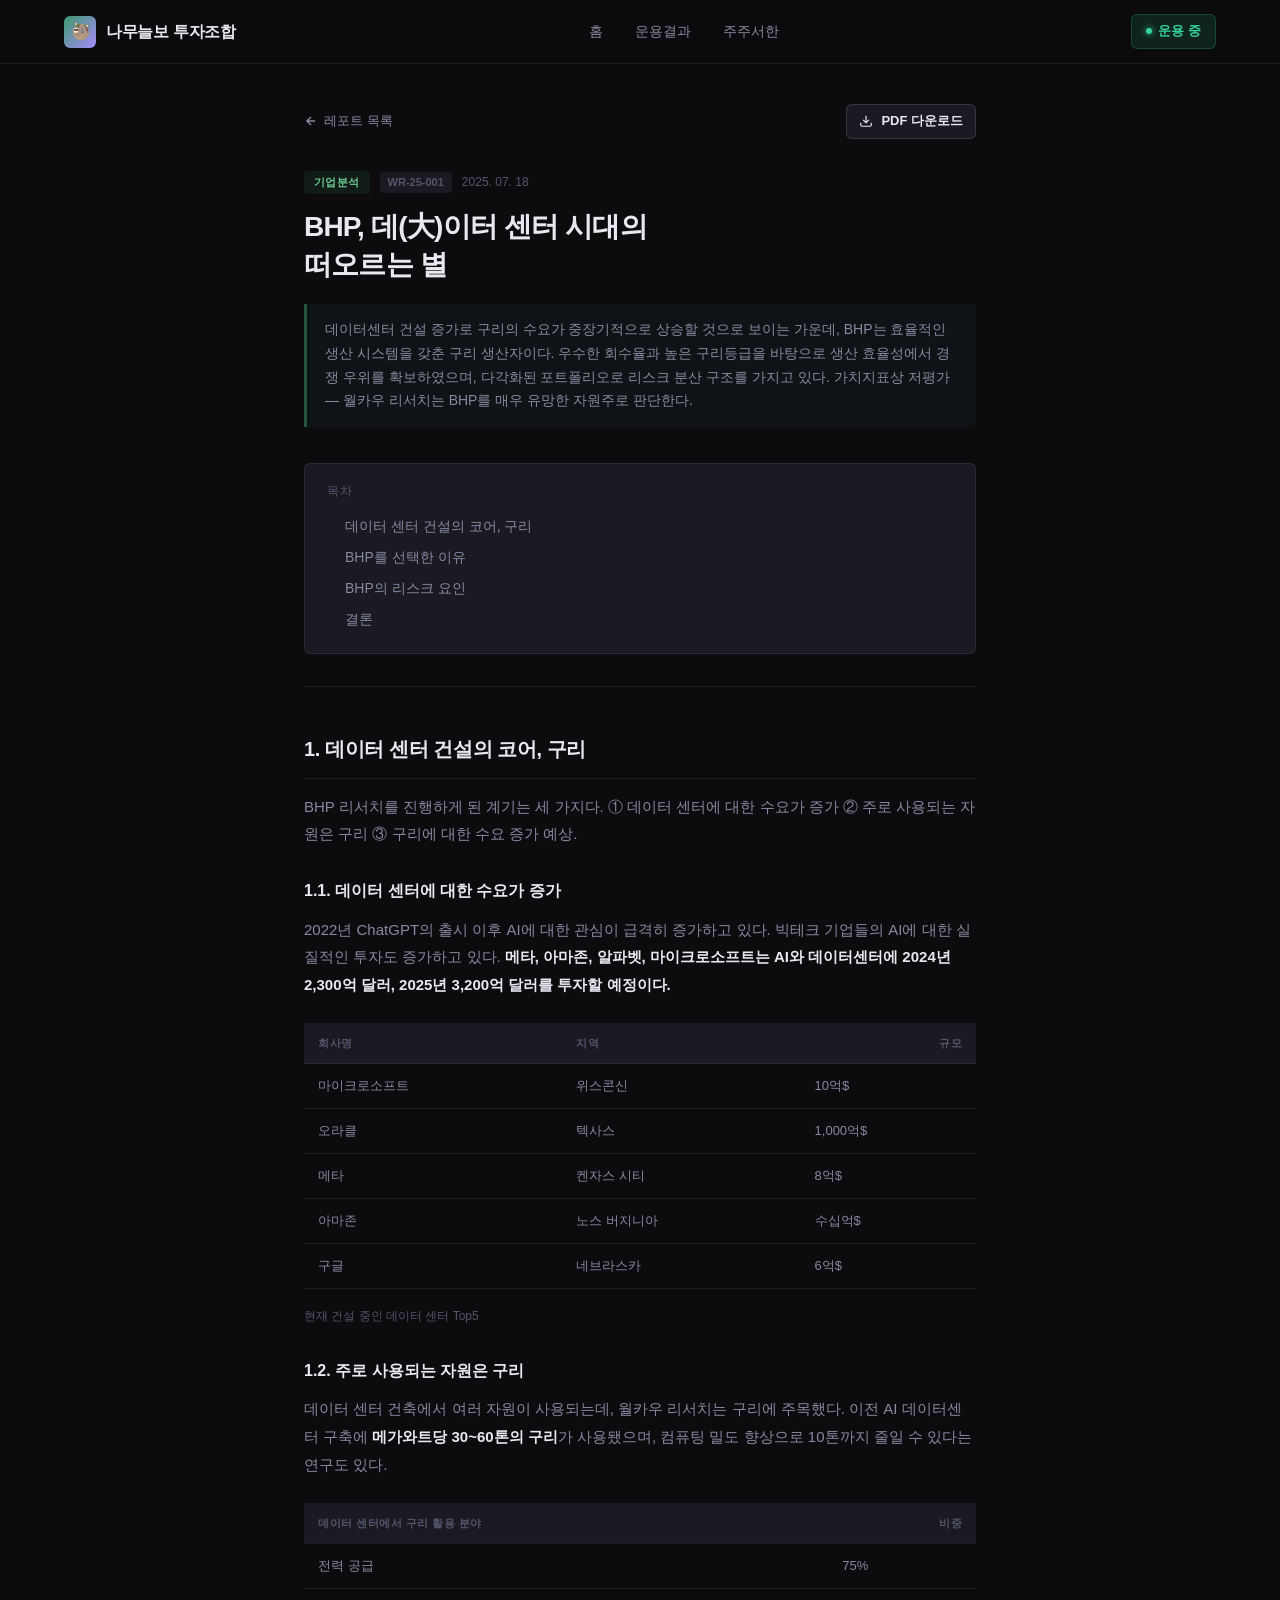
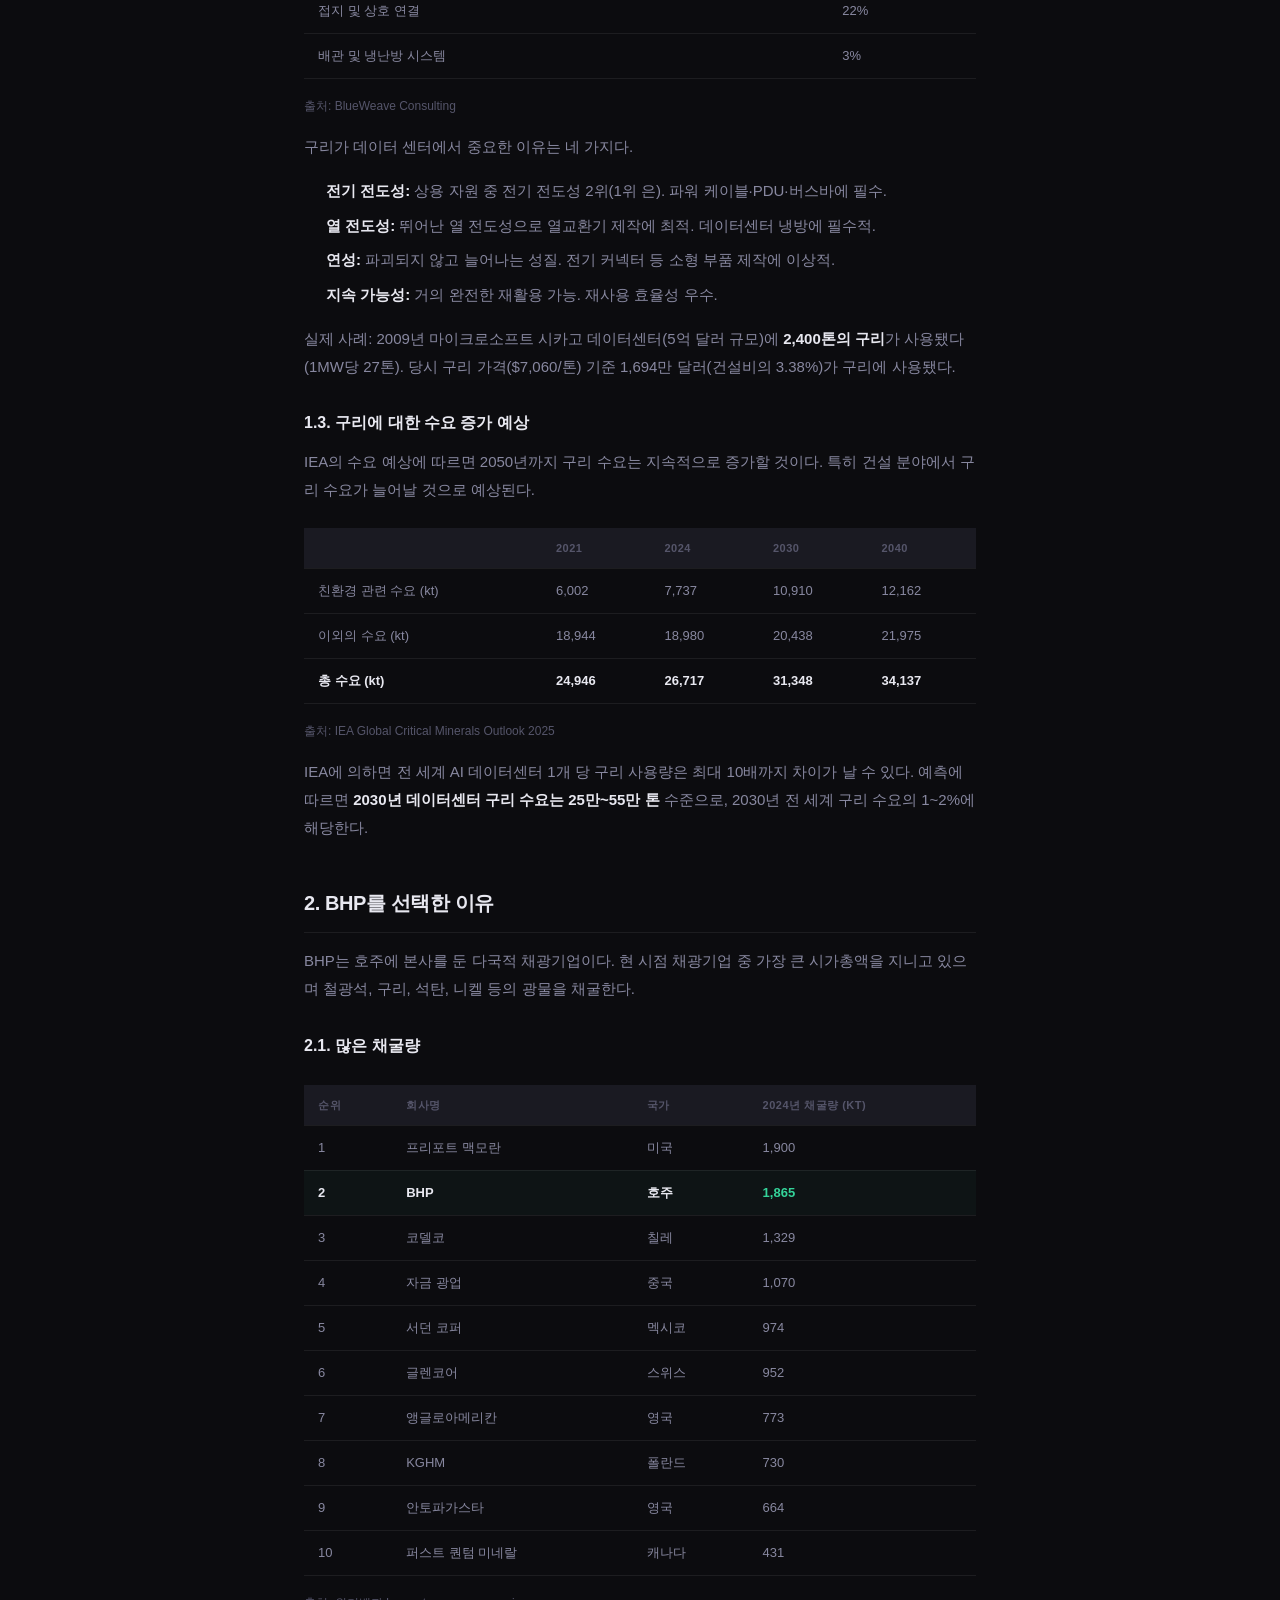
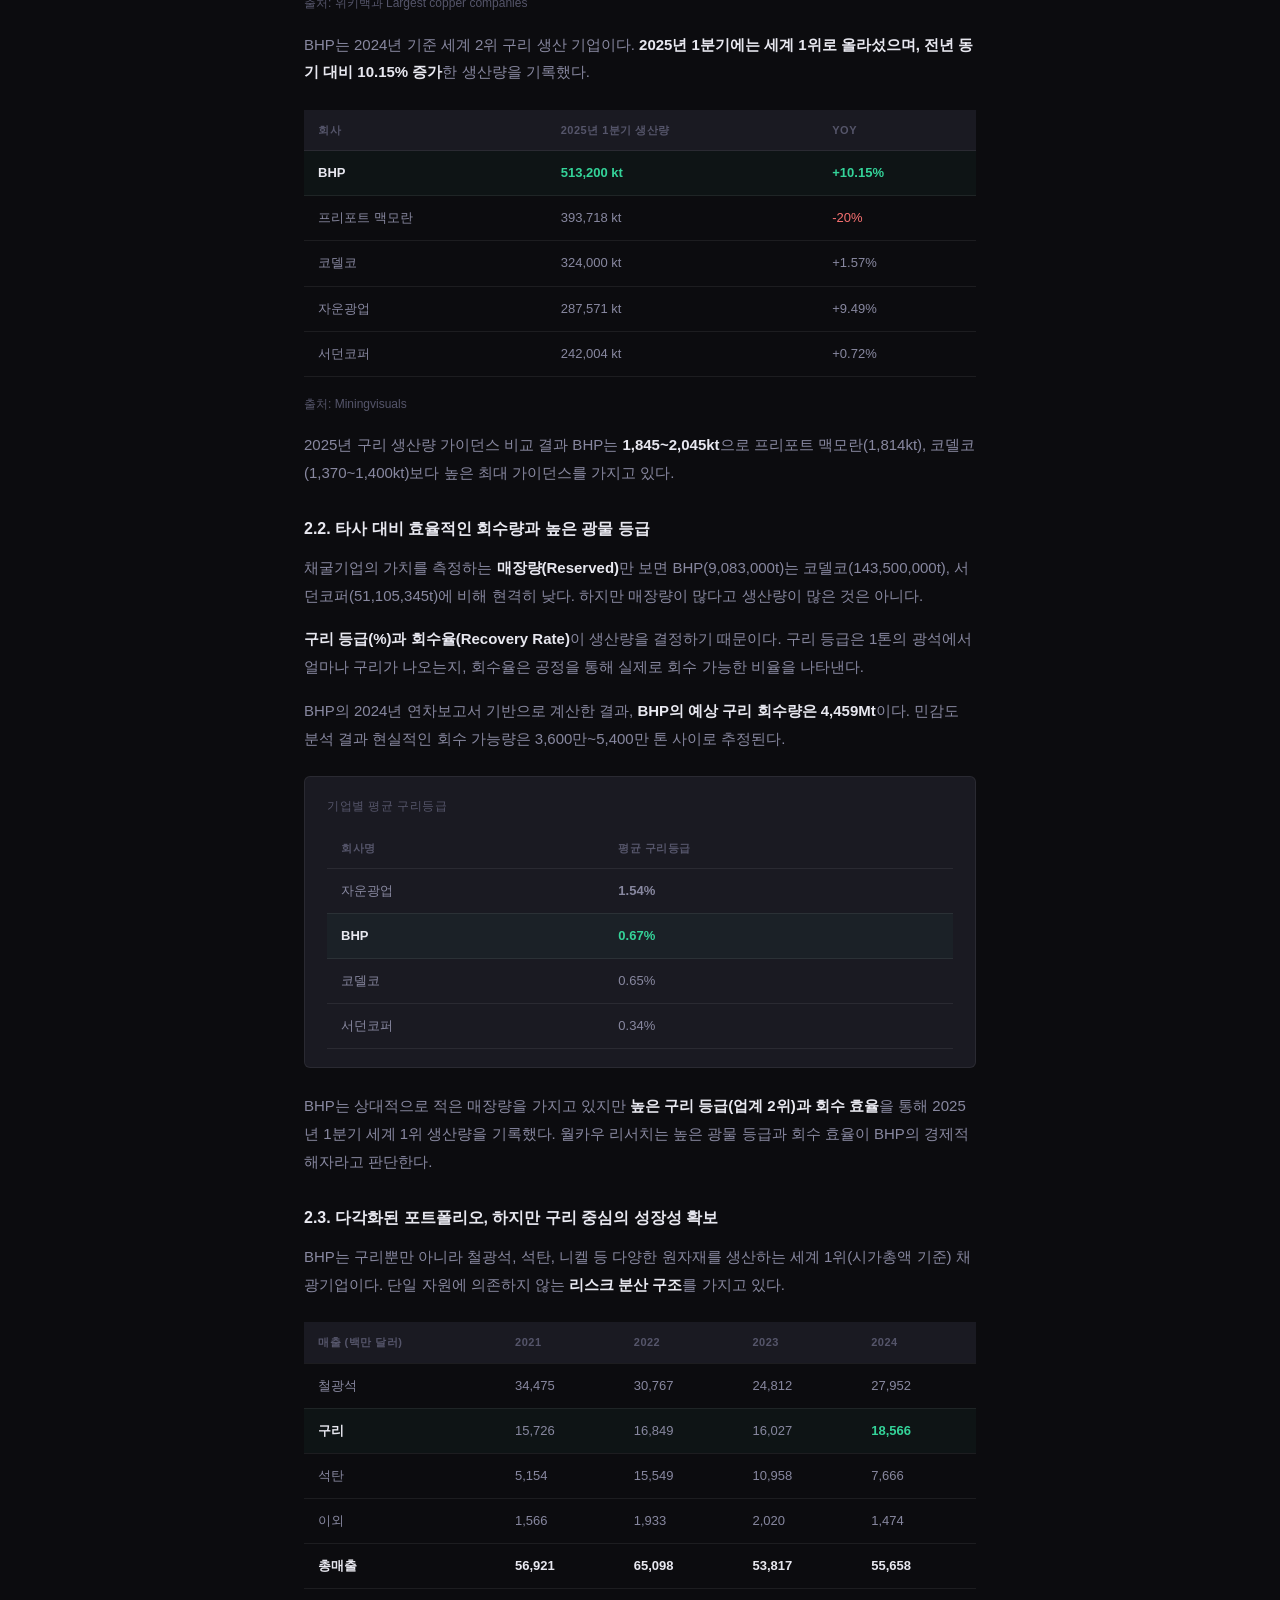
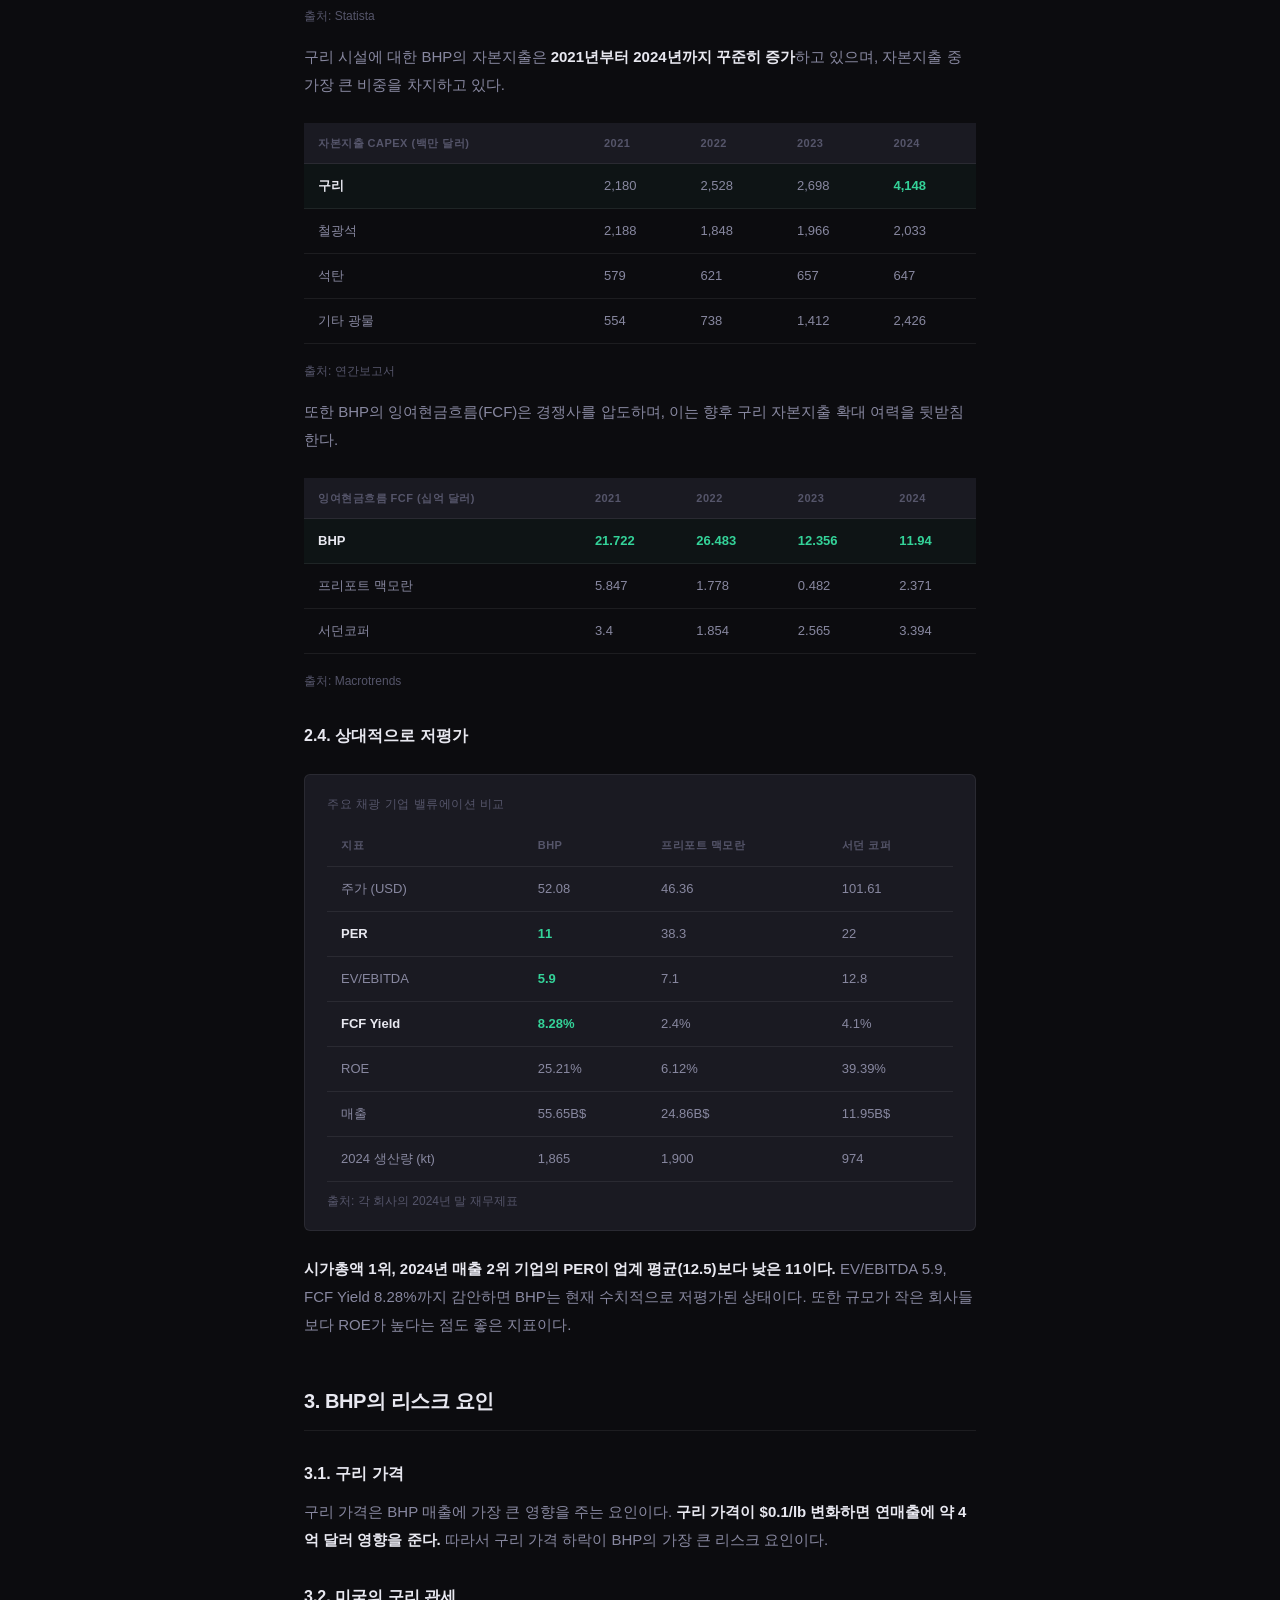
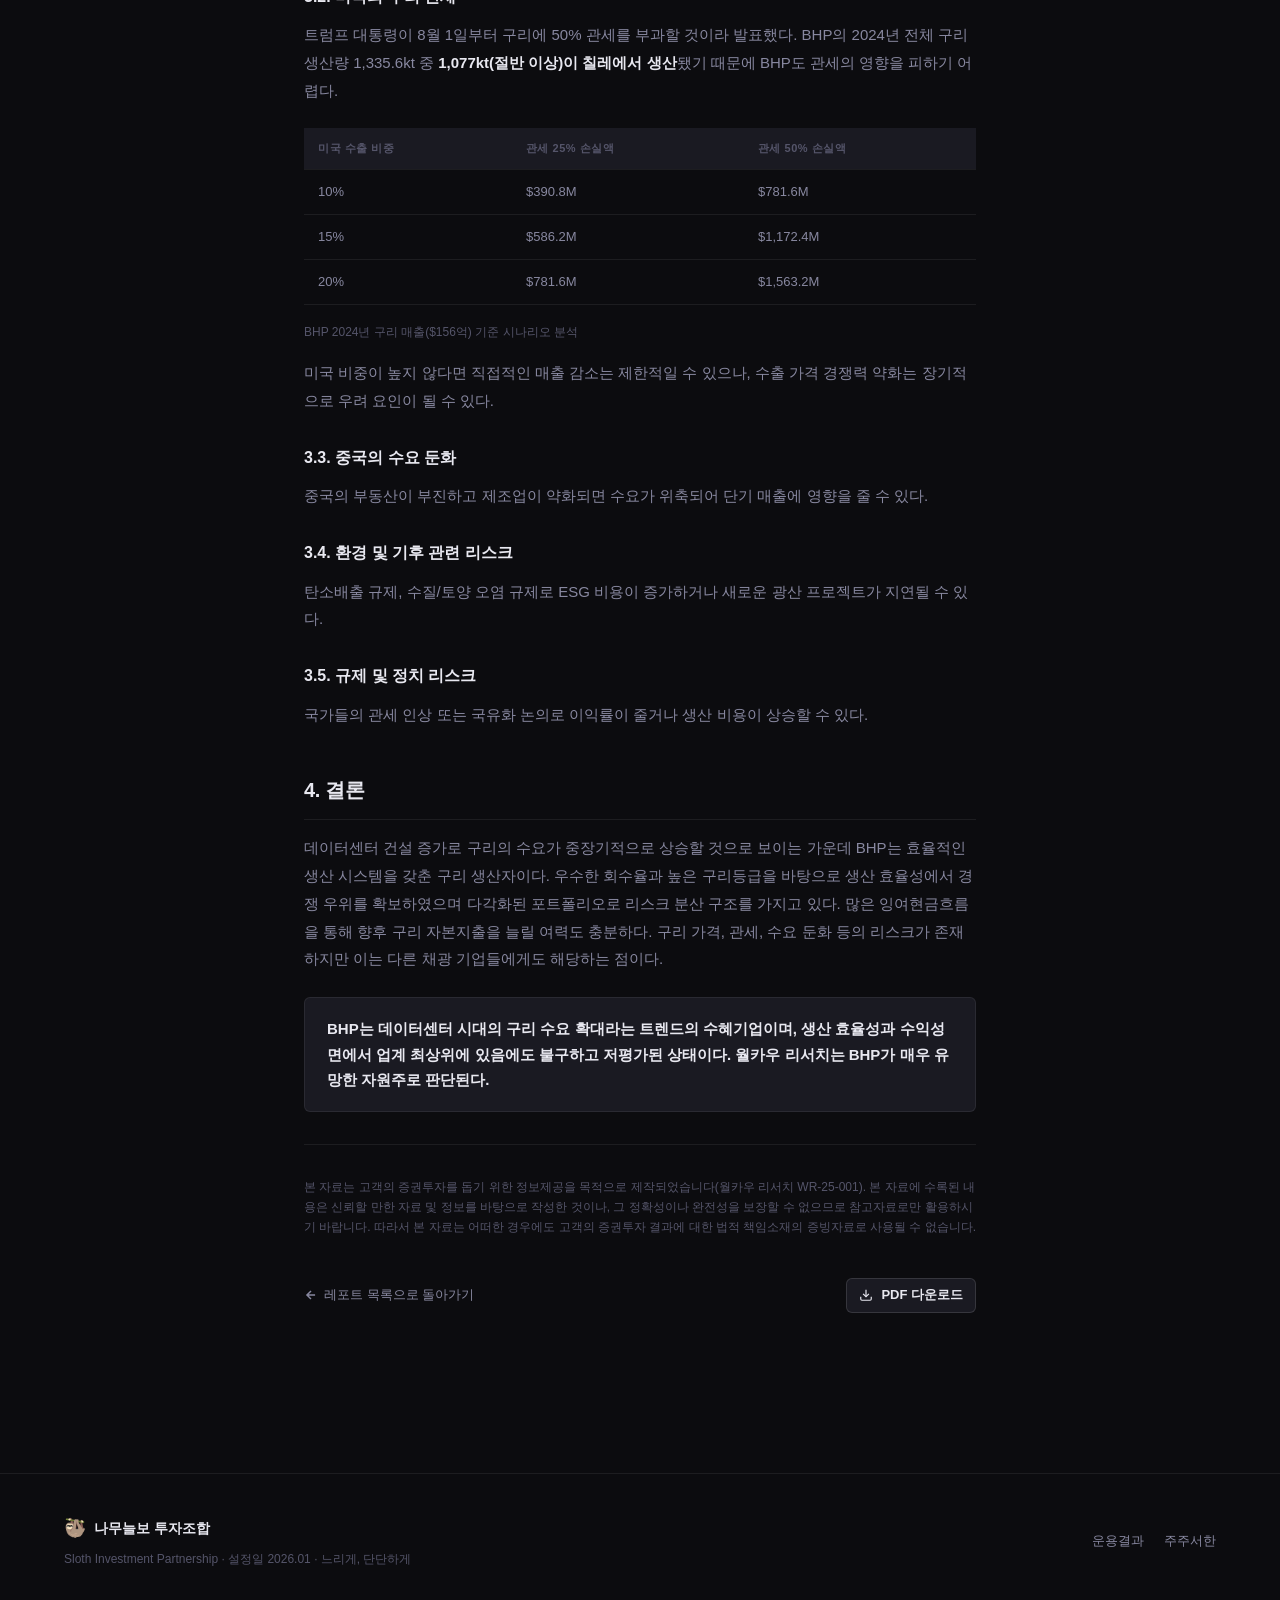
<file: reports/bhp-2025.html>
<!DOCTYPE html>
<html lang="ko">
<head>
  <meta charset="UTF-8">
  <meta name="viewport" content="width=device-width, initial-scale=1.0">
  <title>BHP, 데(大)이터 센터 시대의 떠오르는 별 — 나무늘보 투자조합</title>
  <link rel="stylesheet" href="../css/style.css">
</head>
<body>

<nav class="nav">
  <div class="nav-inner">
    <a href="../index.html" class="nav-logo">
      <div class="nav-logo-icon">🦥</div>
      <span>나무늘보 투자조합</span>
    </a>
    <div class="nav-links">
      <a href="../index.html" class="nav-link">홈</a>
      <a href="../performance.html" class="nav-link">운용결과</a>
      <a href="../letter.html" class="nav-link">주주서한</a>    </div>
    <div class="nav-badge">운용 중</div>
    <button class="nav-hamburger" id="navHamburger" onclick="toggleSidenav()" aria-label="메뉴">
      <svg width="18" height="18" viewBox="0 0 24 24" fill="none" stroke="currentColor" stroke-width="2.5"><line x1="3" y1="6" x2="21" y2="6"/><line x1="3" y1="12" x2="21" y2="12"/><line x1="3" y1="18" x2="21" y2="18"/></svg>
    </button>
  </div>
</nav>
<div class="sidenav-overlay" id="sidenavOverlay" onclick="closeSidenav()"></div>
<div class="sidenav" id="sidenav">
  <div class="sidenav-header">
    <a href="../index.html" class="sidenav-brand" onclick="closeSidenav()">
      <div class="nav-logo-icon">🦥</div>
      <span>나무늘보 투자조합</span>
    </a>
    <button class="sidenav-close" onclick="closeSidenav()" aria-label="닫기">✕</button>
  </div>
  <div class="sidenav-body">
    <a href="../index.html" class="sidenav-link" onclick="closeSidenav()"><span class="sidenav-icon">🏠</span><span>홈</span></a>
    <a href="../performance.html" class="sidenav-link" onclick="closeSidenav()"><span class="sidenav-icon">📊</span><span>운용결과</span></a>
    <a href="../letter.html" class="sidenav-link" onclick="closeSidenav()"><span class="sidenav-icon">✉️</span><span>주주서한</span></a>  </div>
  <div class="sidenav-footer">
    <div class="nav-badge">운용 중</div>
    <div style="font-size:12px; color:var(--text-dim); margin-top:8px;">Sloth Investment Partnership</div>
  </div>
</div>

<div class="page-wrapper">
  <div class="article-container">

    <!-- Top bar: back + download -->
    <div style="display:flex; align-items:center; justify-content:space-between; margin-bottom:32px; flex-wrap:wrap; gap:12px;">
      <a href="../report.html" class="article-back" style="margin-bottom:0;">
        <svg width="14" height="14" viewBox="0 0 24 24" fill="none" stroke="currentColor" stroke-width="2.5"><path d="M19 12H5M12 5l-7 7 7 7"/></svg>
        레포트 목록
      </a>
      <a href="../pdfs/bhp-2025.pdf" download="BHP_데이터센터시대의떠오르는별_WR-25-001.pdf" class="btn btn-secondary btn-sm">
        <svg width="14" height="14" viewBox="0 0 24 24" fill="none" stroke="currentColor" stroke-width="2"><path d="M21 15v4a2 2 0 0 1-2 2H5a2 2 0 0 1-2-2v-4"/><polyline points="7 10 12 15 17 10"/><line x1="12" y1="15" x2="12" y2="3"/></svg>
        PDF 다운로드
      </a>
    </div>

    <!-- Article Header -->
    <div class="article-meta">
      <span class="article-category">기업분석</span>
      <span style="font-size:11px; color:var(--text-dim); background:var(--bg-elevated); padding:2px 8px; border-radius:4px; font-weight:600;">WR-25-001</span>
      <span class="article-date">2025. 07. 18</span>
    </div>

    <h1 class="article-title">BHP, 데(大)이터 센터 시대의<br>떠오르는 별</h1>

    <div class="article-summary">
      데이터센터 건설 증가로 구리의 수요가 중장기적으로 상승할 것으로 보이는 가운데, BHP는 효율적인 생산 시스템을 갖춘 구리 생산자이다. 우수한 회수율과 높은 구리등급을 바탕으로 생산 효율성에서 경쟁 우위를 확보하였으며, 다각화된 포트폴리오로 리스크 분산 구조를 가지고 있다. 가치지표상 저평가 — 월카우 리서치는 BHP를 매우 유망한 자원주로 판단한다.
    </div>

    <!-- TOC -->
    <div class="article-highlight" style="margin-bottom:32px;">
      <div style="font-size:12px; color:var(--text-dim); margin-bottom:10px; text-transform:uppercase; letter-spacing:0.5px;">목차</div>
      <ol style="margin:0; padding-left:18px; color:var(--text-muted); font-size:14px; line-height:2.2;">
        <li>데이터 센터 건설의 코어, 구리</li>
        <li>BHP를 선택한 이유</li>
        <li>BHP의 리스크 요인</li>
        <li>결론</li>
      </ol>
    </div>

    <hr class="article-divider">

    <div class="article-body">

      <h2>1. 데이터 센터 건설의 코어, 구리</h2>

      <p>BHP 리서치를 진행하게 된 계기는 세 가지다. ① 데이터 센터에 대한 수요가 증가 ② 주로 사용되는 자원은 구리 ③ 구리에 대한 수요 증가 예상.</p>

      <h3>1.1. 데이터 센터에 대한 수요가 증가</h3>
      <p>2022년 ChatGPT의 출시 이후 AI에 대한 관심이 급격히 증가하고 있다. 빅테크 기업들의 AI에 대한 실질적인 투자도 증가하고 있다. <strong>메타, 아마존, 알파벳, 마이크로소프트는 AI와 데이터센터에 2024년 2,300억 달러, 2025년 3,200억 달러를 투자할 예정이다.</strong></p>

      <table>
        <thead><tr><th>회사명</th><th>지역</th><th style="text-align:right;">규모</th></tr></thead>
        <tbody>
          <tr><td>마이크로소프트</td><td>위스콘신</td><td>10억$</td></tr>
          <tr><td>오라클</td><td>텍사스</td><td>1,000억$</td></tr>
          <tr><td>메타</td><td>켄자스 시티</td><td>8억$</td></tr>
          <tr><td>아마존</td><td>노스 버지니아</td><td>수십억$</td></tr>
          <tr><td>구글</td><td>네브라스카</td><td>6억$</td></tr>
        </tbody>
      </table>
      <p style="font-size:12px; color:var(--text-dim); margin-top:-8px;">현재 건설 중인 데이터 센터 Top5</p>

      <h3>1.2. 주로 사용되는 자원은 구리</h3>
      <p>데이터 센터 건축에서 여러 자원이 사용되는데, 월카우 리서치는 구리에 주목했다. 이전 AI 데이터센터 구축에 <strong>메가와트당 30~60톤의 구리</strong>가 사용됐으며, 컴퓨팅 밀도 향상으로 10톤까지 줄일 수 있다는 연구도 있다.</p>

      <table>
        <thead><tr><th>데이터 센터에서 구리 활용 분야</th><th style="text-align:right;">비중</th></tr></thead>
        <tbody>
          <tr><td>전력 공급</td><td>75%</td></tr>
          <tr><td>접지 및 상호 연결</td><td>22%</td></tr>
          <tr><td>배관 및 냉난방 시스템</td><td>3%</td></tr>
        </tbody>
      </table>
      <p style="font-size:12px; color:var(--text-dim); margin-top:-8px;">출처: BlueWeave Consulting</p>

      <p>구리가 데이터 센터에서 중요한 이유는 네 가지다.</p>
      <ul>
        <li><strong>전기 전도성:</strong> 상용 자원 중 전기 전도성 2위(1위 은). 파워 케이블·PDU·버스바에 필수.</li>
        <li><strong>열 전도성:</strong> 뛰어난 열 전도성으로 열교환기 제작에 최적. 데이터센터 냉방에 필수적.</li>
        <li><strong>연성:</strong> 파괴되지 않고 늘어나는 성질. 전기 커넥터 등 소형 부품 제작에 이상적.</li>
        <li><strong>지속 가능성:</strong> 거의 완전한 재활용 가능. 재사용 효율성 우수.</li>
      </ul>

      <p>실제 사례: 2009년 마이크로소프트 시카고 데이터센터(5억 달러 규모)에 <strong>2,400톤의 구리</strong>가 사용됐다(1MW당 27톤). 당시 구리 가격($7,060/톤) 기준 1,694만 달러(건설비의 3.38%)가 구리에 사용됐다.</p>

      <h3>1.3. 구리에 대한 수요 증가 예상</h3>
      <p>IEA의 수요 예상에 따르면 2050년까지 구리 수요는 지속적으로 증가할 것이다. 특히 건설 분야에서 구리 수요가 늘어날 것으로 예상된다.</p>

      <table>
        <thead><tr><th></th><th>2021</th><th>2024</th><th>2030</th><th>2040</th></tr></thead>
        <tbody>
          <tr><td>친환경 관련 수요 (kt)</td><td>6,002</td><td>7,737</td><td>10,910</td><td>12,162</td></tr>
          <tr><td>이외의 수요 (kt)</td><td>18,944</td><td>18,980</td><td>20,438</td><td>21,975</td></tr>
          <tr><td><strong>총 수요 (kt)</strong></td><td><strong>24,946</strong></td><td><strong>26,717</strong></td><td><strong>31,348</strong></td><td><strong>34,137</strong></td></tr>
        </tbody>
      </table>
      <p style="font-size:12px; color:var(--text-dim); margin-top:-8px;">출처: IEA Global Critical Minerals Outlook 2025</p>

      <p>IEA에 의하면 전 세계 AI 데이터센터 1개 당 구리 사용량은 최대 10배까지 차이가 날 수 있다. 예측에 따르면 <strong>2030년 데이터센터 구리 수요는 25만~55만 톤</strong> 수준으로, 2030년 전 세계 구리 수요의 1~2%에 해당한다.</p>

      <h2>2. BHP를 선택한 이유</h2>

      <p>BHP는 호주에 본사를 둔 다국적 채광기업이다. 현 시점 채광기업 중 가장 큰 시가총액을 지니고 있으며 철광석, 구리, 석탄, 니켈 등의 광물을 채굴한다.</p>

      <h3>2.1. 많은 채굴량</h3>

      <table>
        <thead><tr><th>순위</th><th>회사명</th><th>국가</th><th>2024년 채굴량 (kt)</th></tr></thead>
        <tbody>
          <tr><td>1</td><td>프리포트 맥모란</td><td>미국</td><td>1,900</td></tr>
          <tr style="background:rgba(61,153,112,0.06);"><td><strong>2</strong></td><td><strong>BHP</strong></td><td><strong>호주</strong></td><td style="color:var(--green); font-weight:700;">1,865</td></tr>
          <tr><td>3</td><td>코델코</td><td>칠레</td><td>1,329</td></tr>
          <tr><td>4</td><td>자금 광업</td><td>중국</td><td>1,070</td></tr>
          <tr><td>5</td><td>서던 코퍼</td><td>멕시코</td><td>974</td></tr>
          <tr><td>6</td><td>글렌코어</td><td>스위스</td><td>952</td></tr>
          <tr><td>7</td><td>앵글로아메리칸</td><td>영국</td><td>773</td></tr>
          <tr><td>8</td><td>KGHM</td><td>폴란드</td><td>730</td></tr>
          <tr><td>9</td><td>안토파가스타</td><td>영국</td><td>664</td></tr>
          <tr><td>10</td><td>퍼스트 퀀텀 미네랄</td><td>캐나다</td><td>431</td></tr>
        </tbody>
      </table>
      <p style="font-size:12px; color:var(--text-dim); margin-top:-8px;">출처: 위키백과 Largest copper companies</p>

      <p>BHP는 2024년 기준 세계 2위 구리 생산 기업이다. <strong>2025년 1분기에는 세계 1위로 올라섰으며, 전년 동기 대비 10.15% 증가</strong>한 생산량을 기록했다.</p>

      <table>
        <thead><tr><th>회사</th><th>2025년 1분기 생산량</th><th>YoY</th></tr></thead>
        <tbody>
          <tr style="background:rgba(61,153,112,0.06);"><td><strong>BHP</strong></td><td style="color:var(--green); font-weight:700;">513,200 kt</td><td style="color:var(--green); font-weight:600;">+10.15%</td></tr>
          <tr><td>프리포트 맥모란</td><td>393,718 kt</td><td style="color:var(--red);">-20%</td></tr>
          <tr><td>코델코</td><td>324,000 kt</td><td>+1.57%</td></tr>
          <tr><td>자운광업</td><td>287,571 kt</td><td>+9.49%</td></tr>
          <tr><td>서던코퍼</td><td>242,004 kt</td><td>+0.72%</td></tr>
        </tbody>
      </table>
      <p style="font-size:12px; color:var(--text-dim); margin-top:-8px;">출처: Miningvisuals</p>

      <p>2025년 구리 생산량 가이던스 비교 결과 BHP는 <strong>1,845~2,045kt</strong>으로 프리포트 맥모란(1,814kt), 코델코(1,370~1,400kt)보다 높은 최대 가이던스를 가지고 있다.</p>

      <h3>2.2. 타사 대비 효율적인 회수량과 높은 광물 등급</h3>

      <p>채굴기업의 가치를 측정하는 <strong>매장량(Reserved)</strong>만 보면 BHP(9,083,000t)는 코델코(143,500,000t), 서던코퍼(51,105,345t)에 비해 현격히 낮다. 하지만 매장량이 많다고 생산량이 많은 것은 아니다.</p>

      <p><strong>구리 등급(%)과 회수율(Recovery Rate)</strong>이 생산량을 결정하기 때문이다. 구리 등급은 1톤의 광석에서 얼마나 구리가 나오는지, 회수율은 공정을 통해 실제로 회수 가능한 비율을 나타낸다.</p>

      <p>BHP의 2024년 연차보고서 기반으로 계산한 결과, <strong>BHP의 예상 구리 회수량은 4,459Mt</strong>이다. 민감도 분석 결과 현실적인 회수 가능량은 3,600만~5,400만 톤 사이로 추정된다.</p>

      <div class="article-highlight">
        <div style="font-size:12px; color:var(--text-dim); margin-bottom:10px; text-transform:uppercase; letter-spacing:0.5px;">기업별 평균 구리등급</div>
        <table style="margin:0;">
          <thead><tr><th>회사명</th><th>평균 구리등급</th></tr></thead>
          <tbody>
            <tr><td>자운광업</td><td style="font-weight:600;">1.54%</td></tr>
            <tr style="background:rgba(61,153,112,0.06);"><td><strong>BHP</strong></td><td style="color:var(--green); font-weight:700;">0.67%</td></tr>
            <tr><td>코델코</td><td>0.65%</td></tr>
            <tr><td>서던코퍼</td><td>0.34%</td></tr>
          </tbody>
        </table>
      </div>

      <p>BHP는 상대적으로 적은 매장량을 가지고 있지만 <strong>높은 구리 등급(업계 2위)과 회수 효율</strong>을 통해 2025년 1분기 세계 1위 생산량을 기록했다. 월카우 리서치는 높은 광물 등급과 회수 효율이 BHP의 경제적 해자라고 판단한다.</p>

      <h3>2.3. 다각화된 포트폴리오, 하지만 구리 중심의 성장성 확보</h3>

      <p>BHP는 구리뿐만 아니라 철광석, 석탄, 니켈 등 다양한 원자재를 생산하는 세계 1위(시가총액 기준) 채광기업이다. 단일 자원에 의존하지 않는 <strong>리스크 분산 구조</strong>를 가지고 있다.</p>

      <table>
        <thead><tr><th>매출 (백만 달러)</th><th>2021</th><th>2022</th><th>2023</th><th>2024</th></tr></thead>
        <tbody>
          <tr><td>철광석</td><td>34,475</td><td>30,767</td><td>24,812</td><td>27,952</td></tr>
          <tr style="background:rgba(61,153,112,0.06);"><td><strong>구리</strong></td><td>15,726</td><td>16,849</td><td>16,027</td><td style="color:var(--green); font-weight:600;">18,566</td></tr>
          <tr><td>석탄</td><td>5,154</td><td>15,549</td><td>10,958</td><td>7,666</td></tr>
          <tr><td>이외</td><td>1,566</td><td>1,933</td><td>2,020</td><td>1,474</td></tr>
          <tr><td><strong>총매출</strong></td><td><strong>56,921</strong></td><td><strong>65,098</strong></td><td><strong>53,817</strong></td><td><strong>55,658</strong></td></tr>
        </tbody>
      </table>
      <p style="font-size:12px; color:var(--text-dim); margin-top:-8px;">출처: Statista</p>

      <p>구리 시설에 대한 BHP의 자본지출은 <strong>2021년부터 2024년까지 꾸준히 증가</strong>하고 있으며, 자본지출 중 가장 큰 비중을 차지하고 있다.</p>

      <table>
        <thead><tr><th>자본지출 CAPEX (백만 달러)</th><th>2021</th><th>2022</th><th>2023</th><th>2024</th></tr></thead>
        <tbody>
          <tr style="background:rgba(61,153,112,0.06);"><td><strong>구리</strong></td><td>2,180</td><td>2,528</td><td>2,698</td><td style="color:var(--green); font-weight:600;">4,148</td></tr>
          <tr><td>철광석</td><td>2,188</td><td>1,848</td><td>1,966</td><td>2,033</td></tr>
          <tr><td>석탄</td><td>579</td><td>621</td><td>657</td><td>647</td></tr>
          <tr><td>기타 광물</td><td>554</td><td>738</td><td>1,412</td><td>2,426</td></tr>
        </tbody>
      </table>
      <p style="font-size:12px; color:var(--text-dim); margin-top:-8px;">출처: 연간보고서</p>

      <p>또한 BHP의 잉여현금흐름(FCF)은 경쟁사를 압도하며, 이는 향후 구리 자본지출 확대 여력을 뒷받침한다.</p>

      <table>
        <thead><tr><th>잉여현금흐름 FCF (십억 달러)</th><th>2021</th><th>2022</th><th>2023</th><th>2024</th></tr></thead>
        <tbody>
          <tr style="background:rgba(61,153,112,0.06);"><td><strong>BHP</strong></td><td style="color:var(--green); font-weight:600;">21.722</td><td style="color:var(--green); font-weight:600;">26.483</td><td style="color:var(--green); font-weight:600;">12.356</td><td style="color:var(--green); font-weight:600;">11.94</td></tr>
          <tr><td>프리포트 맥모란</td><td>5.847</td><td>1.778</td><td>0.482</td><td>2.371</td></tr>
          <tr><td>서던코퍼</td><td>3.4</td><td>1.854</td><td>2.565</td><td>3.394</td></tr>
        </tbody>
      </table>
      <p style="font-size:12px; color:var(--text-dim); margin-top:-8px;">출처: Macrotrends</p>

      <h3>2.4. 상대적으로 저평가</h3>

      <div class="article-highlight">
        <div style="font-size:12px; color:var(--text-dim); margin-bottom:10px; text-transform:uppercase; letter-spacing:0.5px;">주요 채광 기업 밸류에이션 비교</div>
        <table style="margin:0;">
          <thead><tr><th>지표</th><th>BHP</th><th>프리포트 맥모란</th><th>서던 코퍼</th></tr></thead>
          <tbody>
            <tr><td>주가 (USD)</td><td>52.08</td><td>46.36</td><td>101.61</td></tr>
            <tr><td><strong>PER</strong></td><td style="color:var(--green); font-weight:700;">11</td><td>38.3</td><td>22</td></tr>
            <tr><td>EV/EBITDA</td><td style="color:var(--green); font-weight:700;">5.9</td><td>7.1</td><td>12.8</td></tr>
            <tr><td><strong>FCF Yield</strong></td><td style="color:var(--green); font-weight:700;">8.28%</td><td>2.4%</td><td>4.1%</td></tr>
            <tr><td>ROE</td><td>25.21%</td><td>6.12%</td><td>39.39%</td></tr>
            <tr><td>매출</td><td>55.65B$</td><td>24.86B$</td><td>11.95B$</td></tr>
            <tr><td>2024 생산량 (kt)</td><td>1,865</td><td>1,900</td><td>974</td></tr>
          </tbody>
        </table>
        <p style="font-size:12px; color:var(--text-dim); margin-top:8px; margin-bottom:0;">출처: 각 회사의 2024년 말 재무제표</p>
      </div>

      <p><strong>시가총액 1위, 2024년 매출 2위 기업의 PER이 업계 평균(12.5)보다 낮은 11이다.</strong> EV/EBITDA 5.9, FCF Yield 8.28%까지 감안하면 BHP는 현재 수치적으로 저평가된 상태이다. 또한 규모가 작은 회사들보다 ROE가 높다는 점도 좋은 지표이다.</p>

      <h2>3. BHP의 리스크 요인</h2>

      <h3>3.1. 구리 가격</h3>
      <p>구리 가격은 BHP 매출에 가장 큰 영향을 주는 요인이다. <strong>구리 가격이 $0.1/lb 변화하면 연매출에 약 4억 달러 영향을 준다.</strong> 따라서 구리 가격 하락이 BHP의 가장 큰 리스크 요인이다.</p>

      <h3>3.2. 미국의 구리 관세</h3>
      <p>트럼프 대통령이 8월 1일부터 구리에 50% 관세를 부과할 것이라 발표했다. BHP의 2024년 전체 구리 생산량 1,335.6kt 중 <strong>1,077kt(절반 이상)이 칠레에서 생산</strong>됐기 때문에 BHP도 관세의 영향을 피하기 어렵다.</p>

      <table>
        <thead><tr><th>미국 수출 비중</th><th>관세 25% 손실액</th><th>관세 50% 손실액</th></tr></thead>
        <tbody>
          <tr><td>10%</td><td>$390.8M</td><td>$781.6M</td></tr>
          <tr><td>15%</td><td>$586.2M</td><td>$1,172.4M</td></tr>
          <tr><td>20%</td><td>$781.6M</td><td>$1,563.2M</td></tr>
        </tbody>
      </table>
      <p style="font-size:12px; color:var(--text-dim); margin-top:-8px;">BHP 2024년 구리 매출($156억) 기준 시나리오 분석</p>

      <p>미국 비중이 높지 않다면 직접적인 매출 감소는 제한적일 수 있으나, 수출 가격 경쟁력 약화는 장기적으로 우려 요인이 될 수 있다.</p>

      <h3>3.3. 중국의 수요 둔화</h3>
      <p>중국의 부동산이 부진하고 제조업이 약화되면 수요가 위축되어 단기 매출에 영향을 줄 수 있다.</p>

      <h3>3.4. 환경 및 기후 관련 리스크</h3>
      <p>탄소배출 규제, 수질/토양 오염 규제로 ESG 비용이 증가하거나 새로운 광산 프로젝트가 지연될 수 있다.</p>

      <h3>3.5. 규제 및 정치 리스크</h3>
      <p>국가들의 관세 인상 또는 국유화 논의로 이익률이 줄거나 생산 비용이 상승할 수 있다.</p>

      <h2>4. 결론</h2>

      <p>데이터센터 건설 증가로 구리의 수요가 중장기적으로 상승할 것으로 보이는 가운데 BHP는 효율적인 생산 시스템을 갖춘 구리 생산자이다. 우수한 회수율과 높은 구리등급을 바탕으로 생산 효율성에서 경쟁 우위를 확보하였으며 다각화된 포트폴리오로 리스크 분산 구조를 가지고 있다. 많은 잉여현금흐름을 통해 향후 구리 자본지출을 늘릴 여력도 충분하다. 구리 가격, 관세, 수요 둔화 등의 리스크가 존재하지만 이는 다른 채광 기업들에게도 해당하는 점이다.</p>

      <div class="article-highlight">
        <p style="margin:0; color:var(--text); font-weight:600; line-height:1.7;">BHP는 데이터센터 시대의 구리 수요 확대라는 트렌드의 수혜기업이며, 생산 효율성과 수익성 면에서 업계 최상위에 있음에도 불구하고 저평가된 상태이다. 월카우 리서치는 BHP가 매우 유망한 자원주로 판단된다.</p>
      </div>

    </div>

    <hr class="article-divider">

    <div style="font-size:12px; color:var(--text-dim); line-height:1.7;">
      본 자료는 고객의 증권투자를 돕기 위한 정보제공을 목적으로 제작되었습니다(월카우 리서치 WR-25-001). 본 자료에 수록된 내용은 신뢰할 만한 자료 및 정보를 바탕으로 작성한 것이나, 그 정확성이나 완전성을 보장할 수 없으므로 참고자료로만 활용하시기 바랍니다. 따라서 본 자료는 어떠한 경우에도 고객의 증권투자 결과에 대한 법적 책임소재의 증빙자료로 사용될 수 없습니다.
    </div>

    <div style="margin-top:40px; display:flex; align-items:center; justify-content:space-between; flex-wrap:wrap; gap:12px;">
      <a href="../report.html" class="article-back" style="margin-bottom:0;">
        <svg width="14" height="14" viewBox="0 0 24 24" fill="none" stroke="currentColor" stroke-width="2.5"><path d="M19 12H5M12 5l-7 7 7 7"/></svg>
        레포트 목록으로 돌아가기
      </a>
      <a href="../pdfs/bhp-2025.pdf" download="BHP_데이터센터시대의떠오르는별_WR-25-001.pdf" class="btn btn-secondary btn-sm">
        <svg width="14" height="14" viewBox="0 0 24 24" fill="none" stroke="currentColor" stroke-width="2"><path d="M21 15v4a2 2 0 0 1-2 2H5a2 2 0 0 1-2-2v-4"/><polyline points="7 10 12 15 17 10"/><line x1="12" y1="15" x2="12" y2="3"/></svg>
        PDF 다운로드
      </a>
    </div>

  </div>

  <footer class="footer">
    <div class="container">
      <div class="footer-inner">
        <div>
          <div class="footer-logo">
            <span style="font-size:18px;">🦥</span>
            나무늘보 투자조합
          </div>
          <div class="footer-text" style="margin-top:8px;">
            Sloth Investment Partnership · 설정일 2026.01 · 느리게, 단단하게
          </div>
        </div>
        <div class="footer-links">
          <a href="../performance.html" class="footer-link">운용결과</a>
          <a href="../letter.html" class="footer-link">주주서한</a>        </div>
      </div>
    </div>
  </footer>
</div>

<div class="toast-container" id="toastContainer"></div>
<script src="../js/main.js"></script>
</body>
</html>
</file>
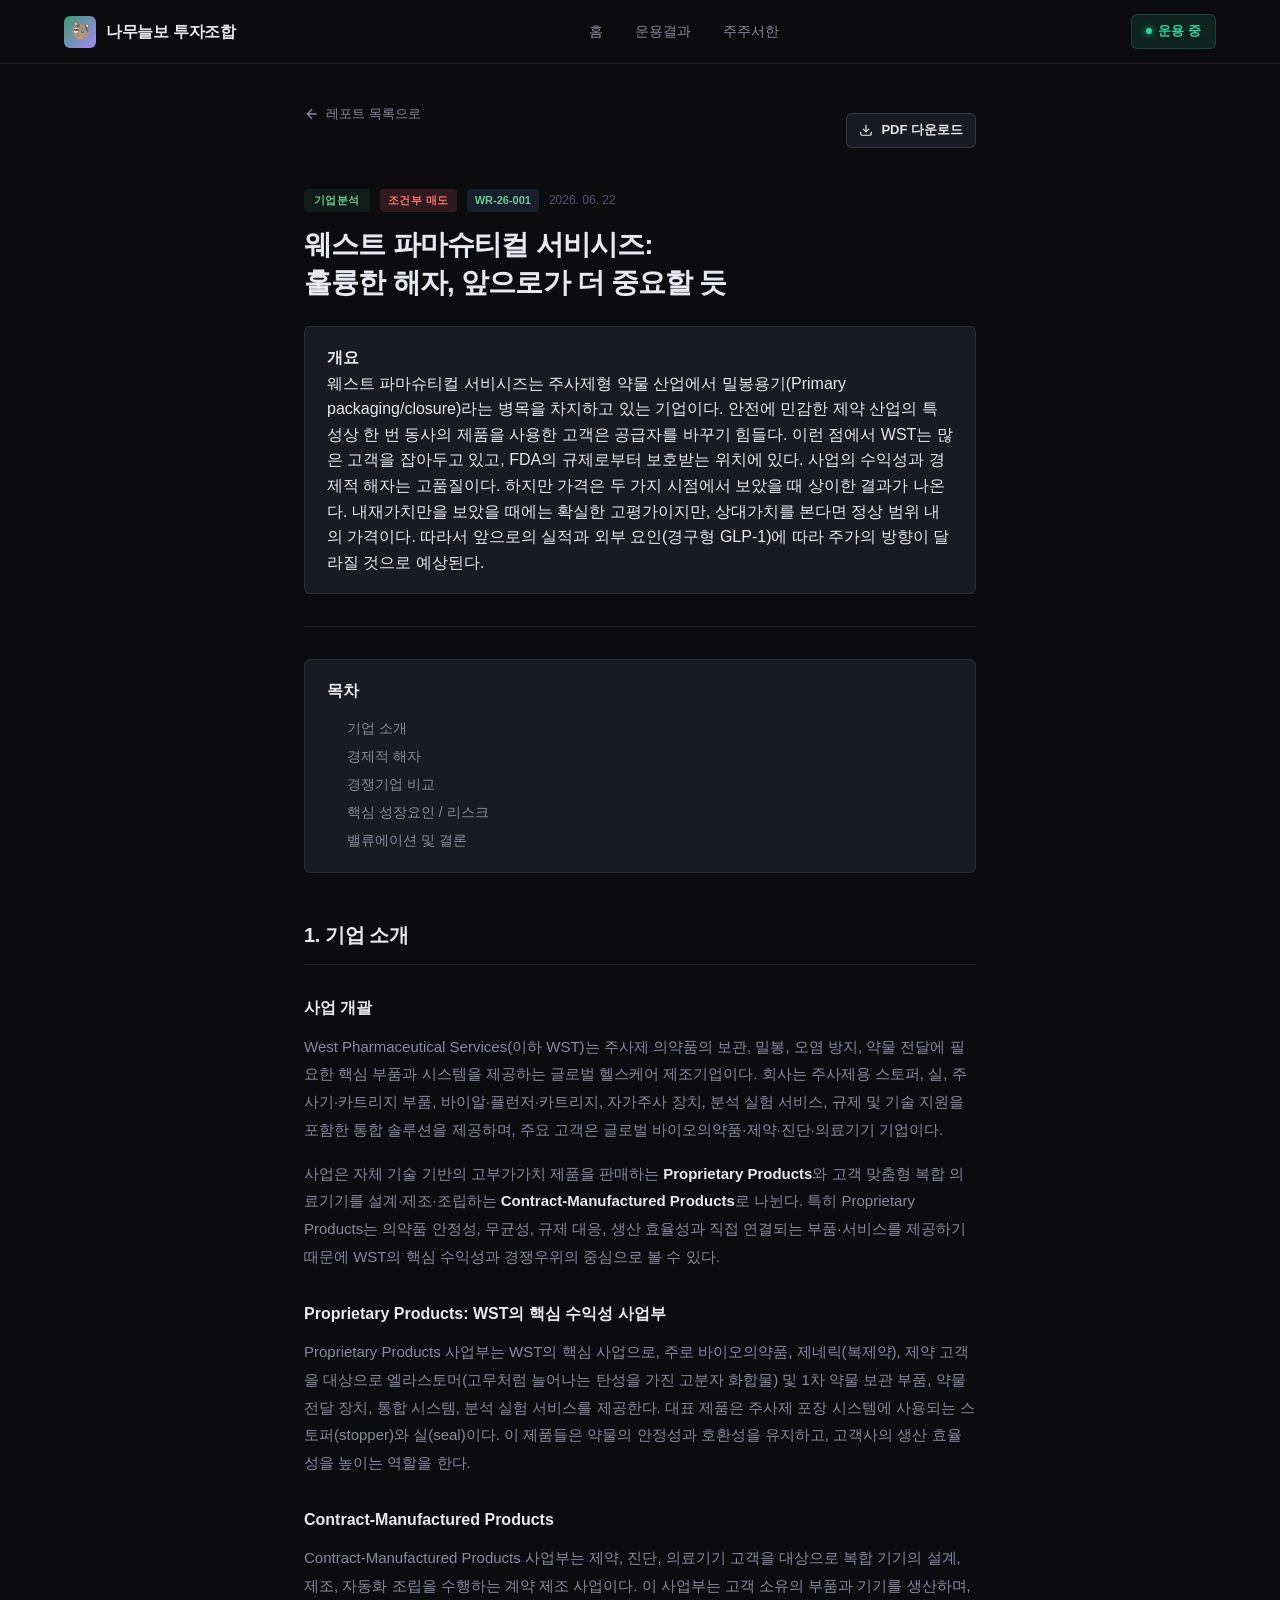
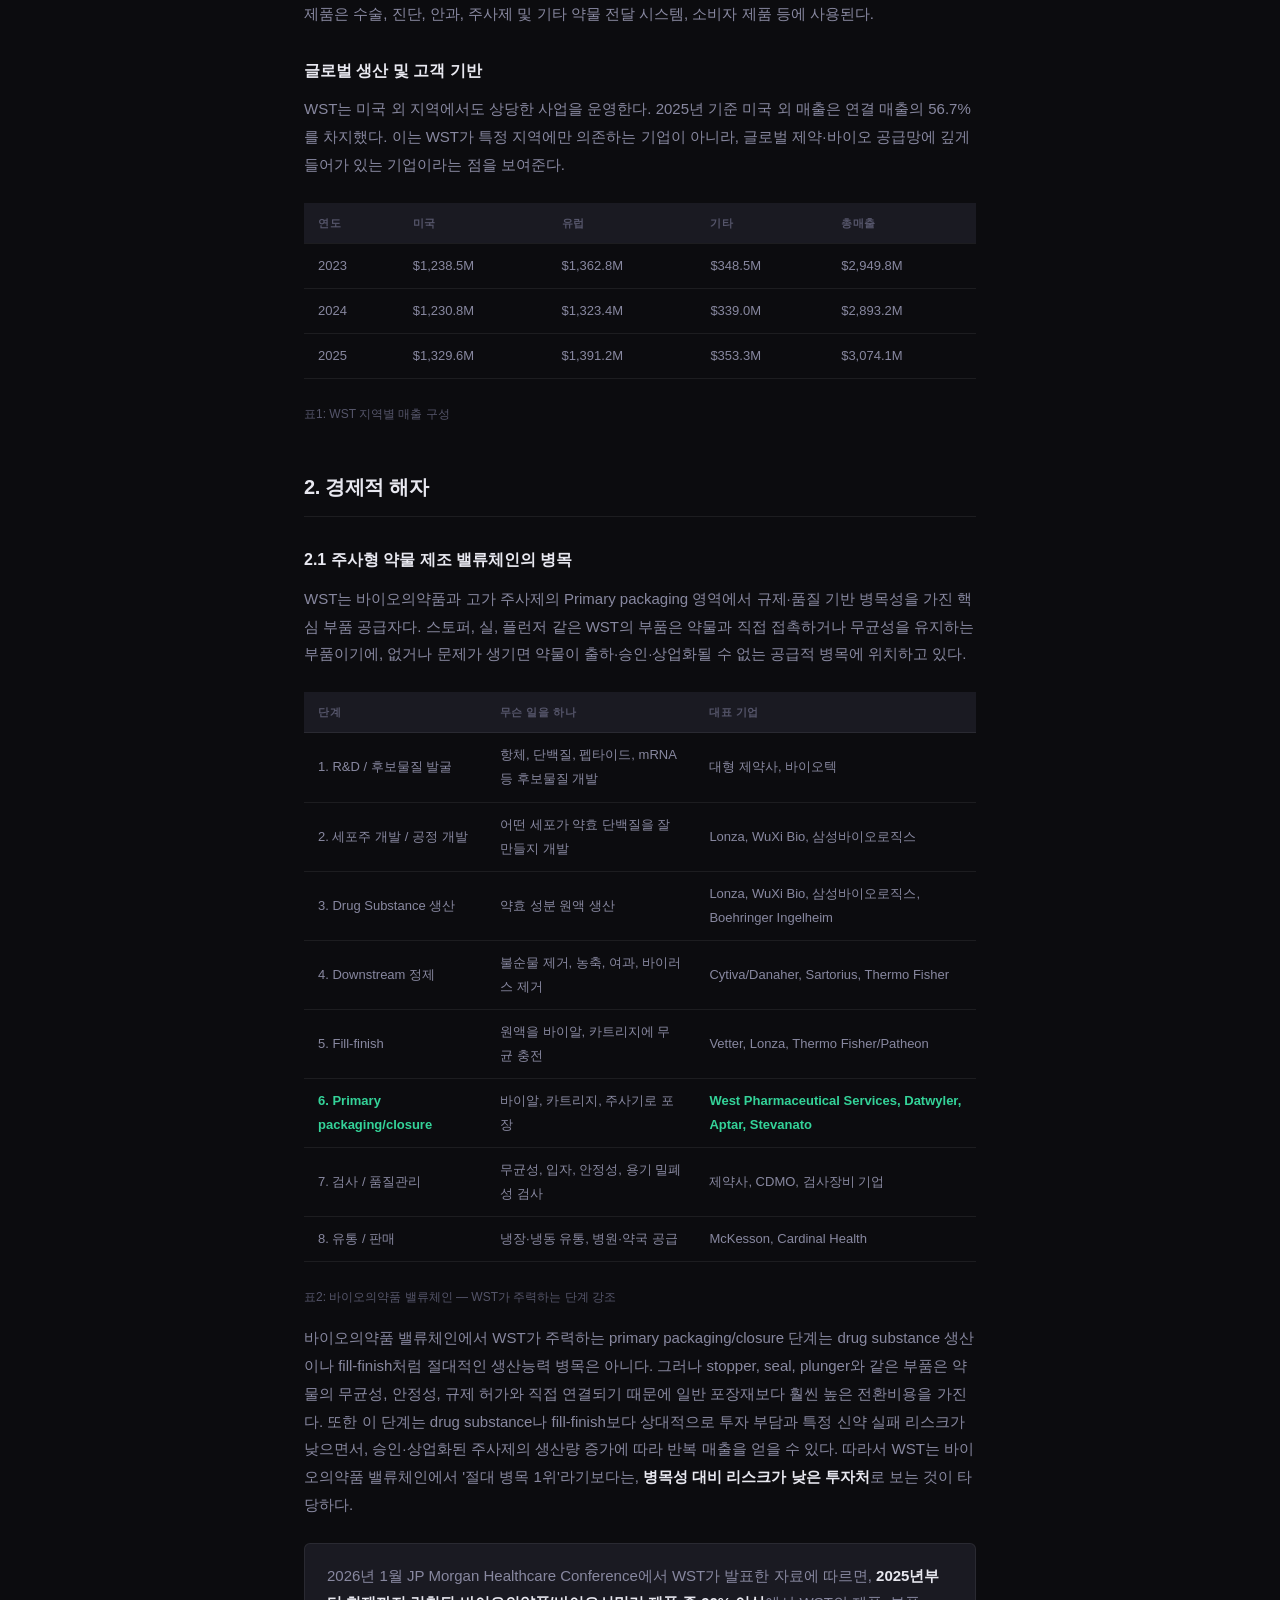
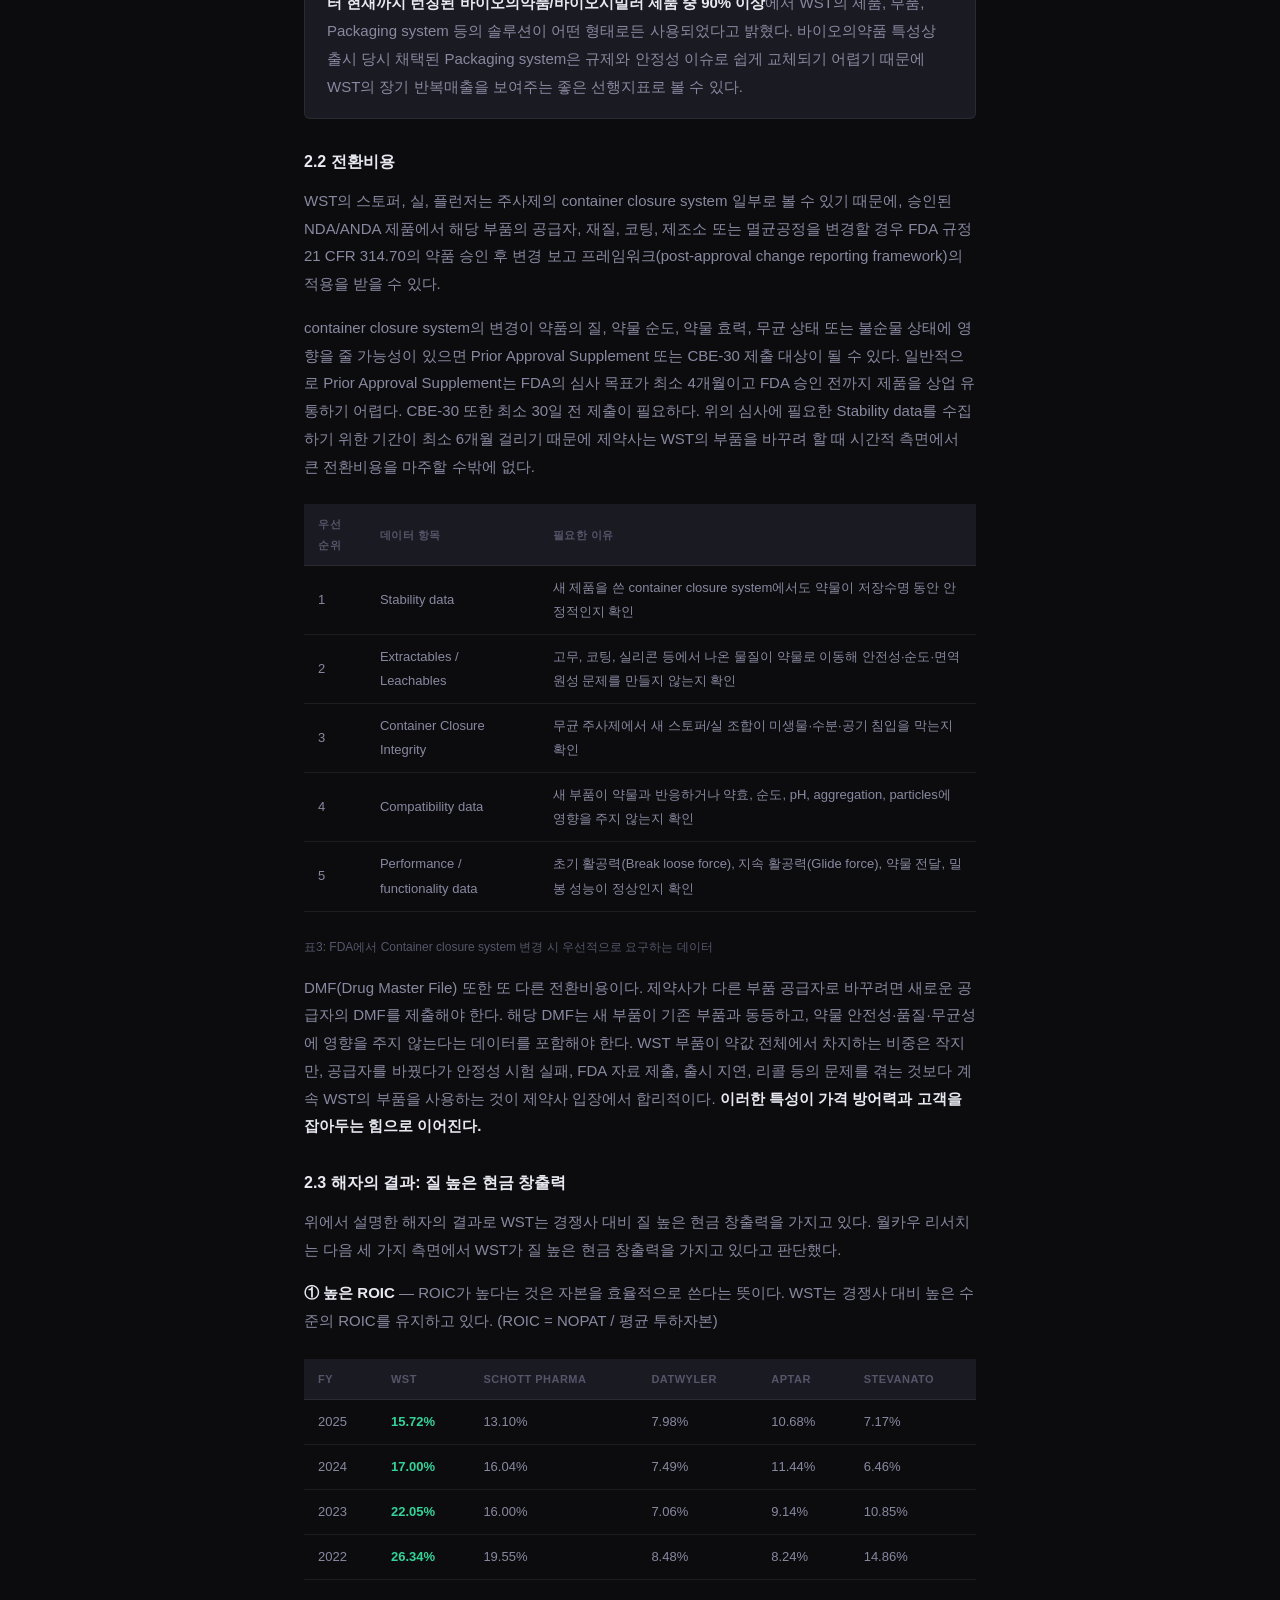
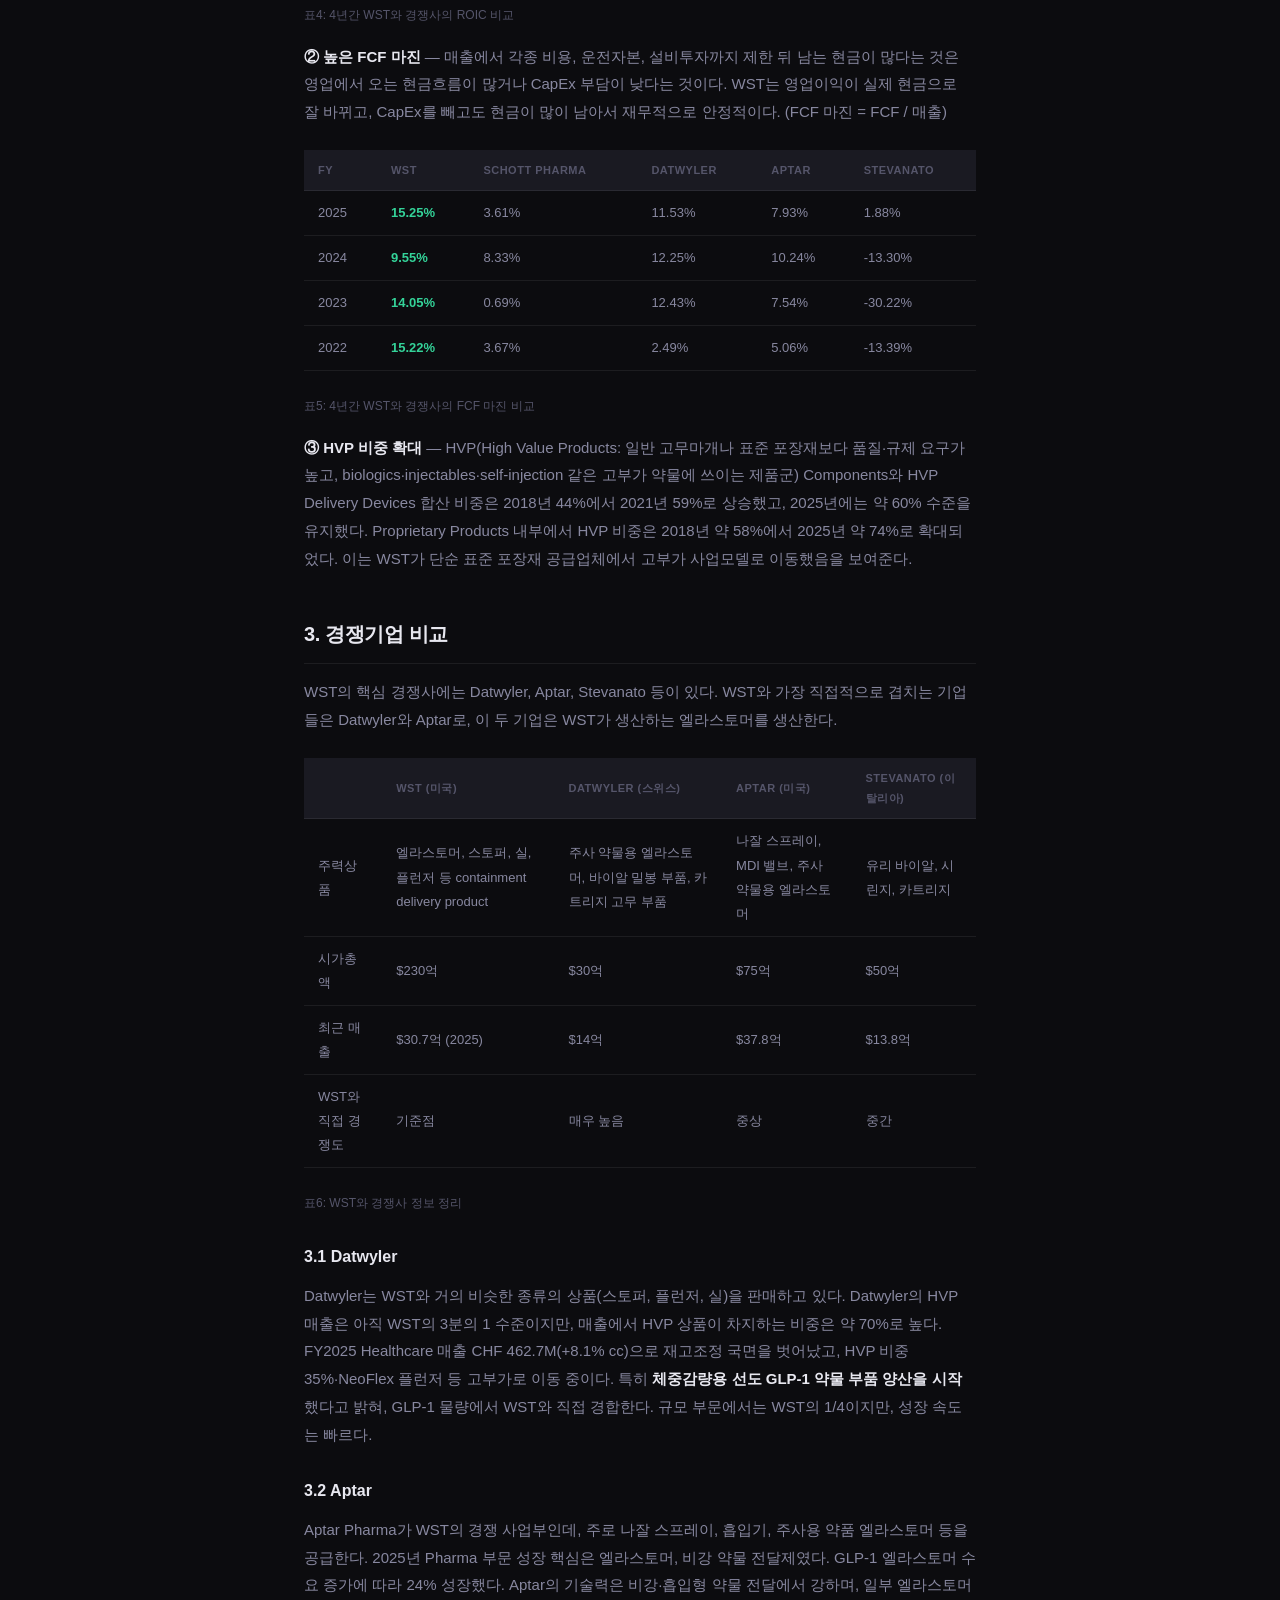
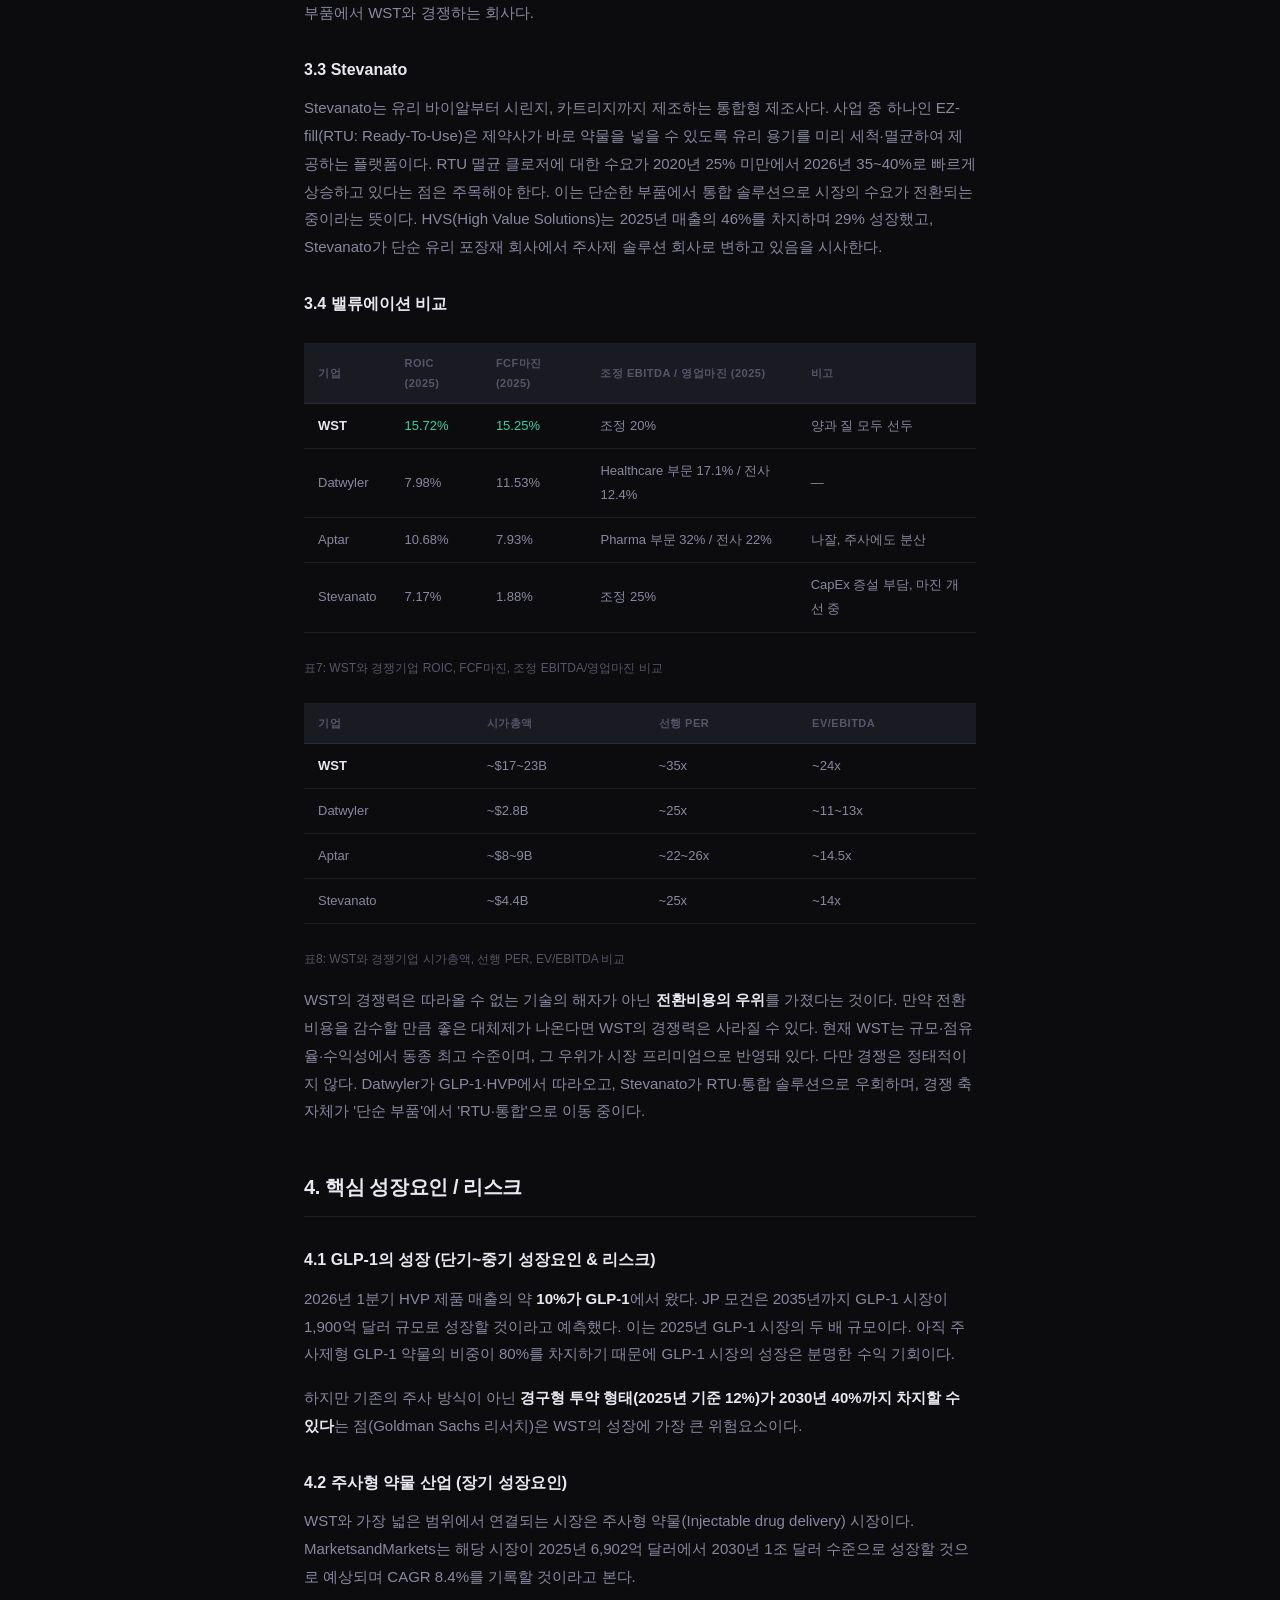
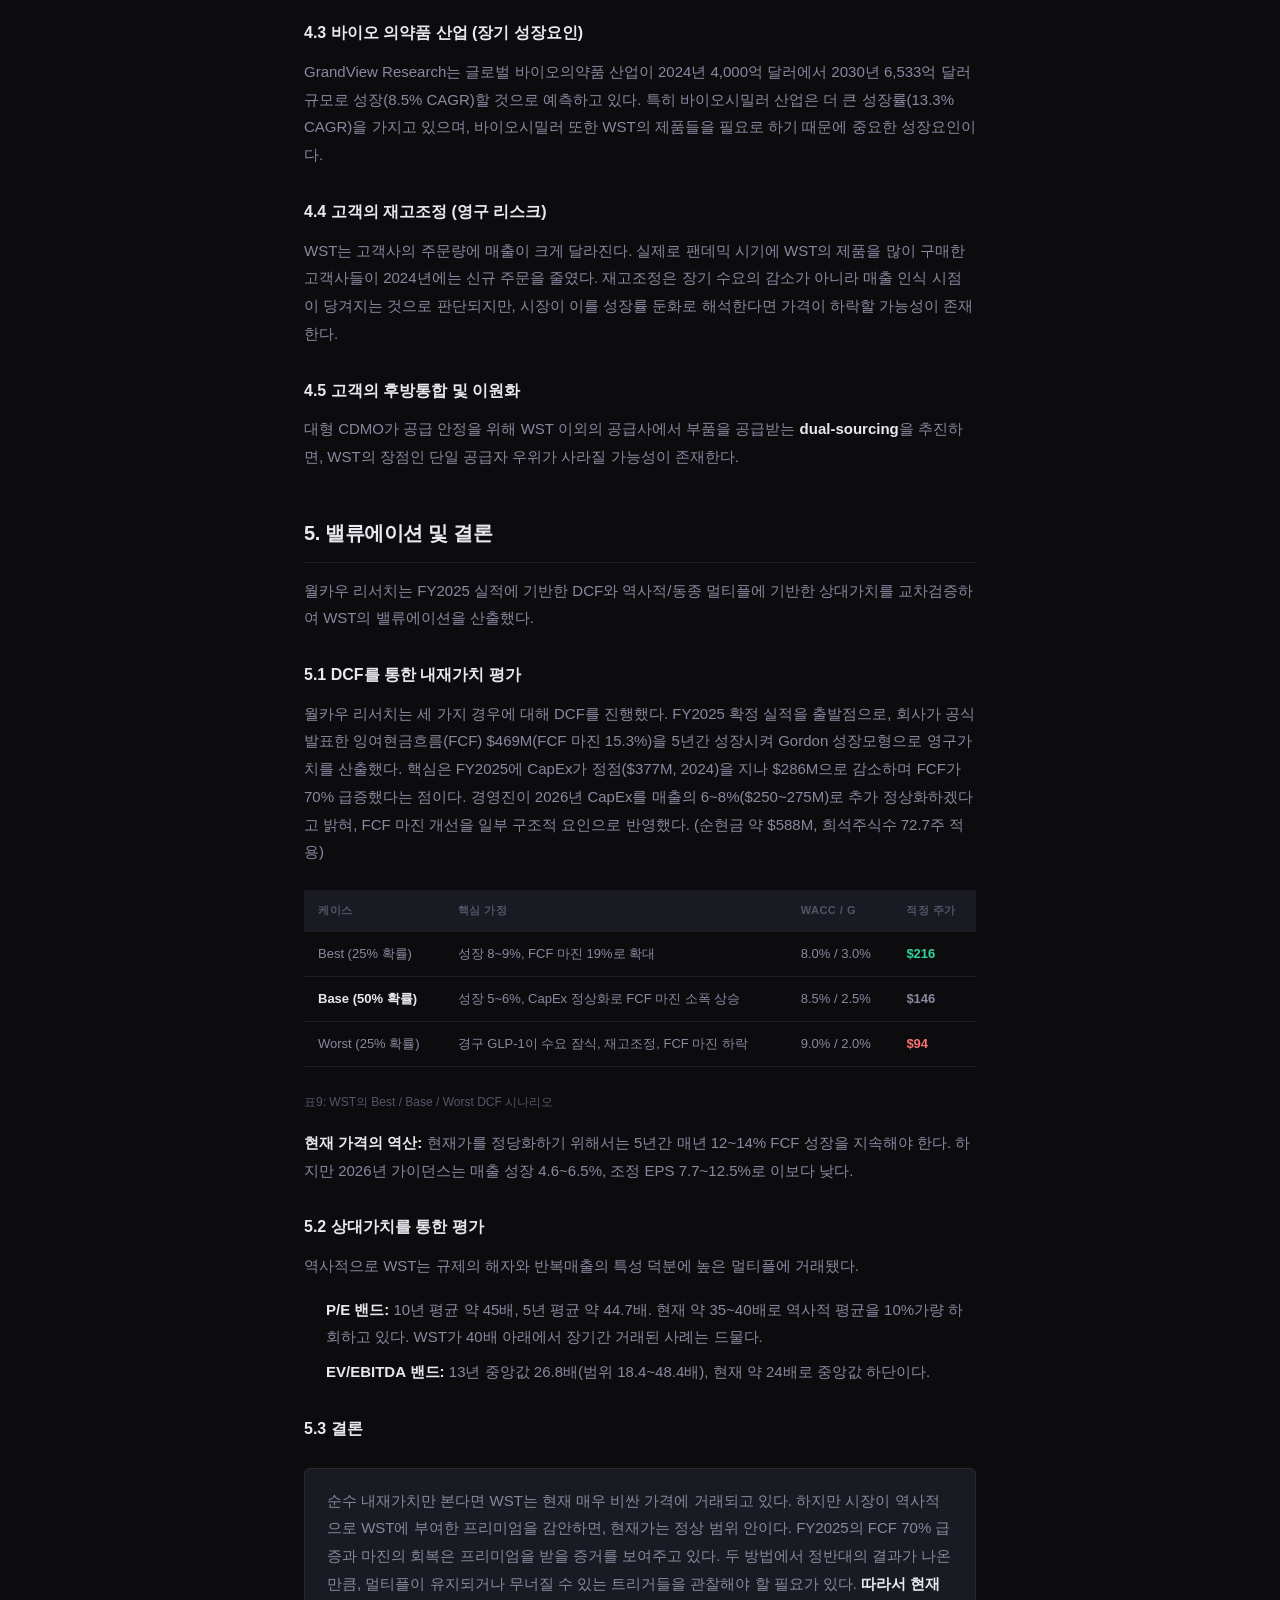
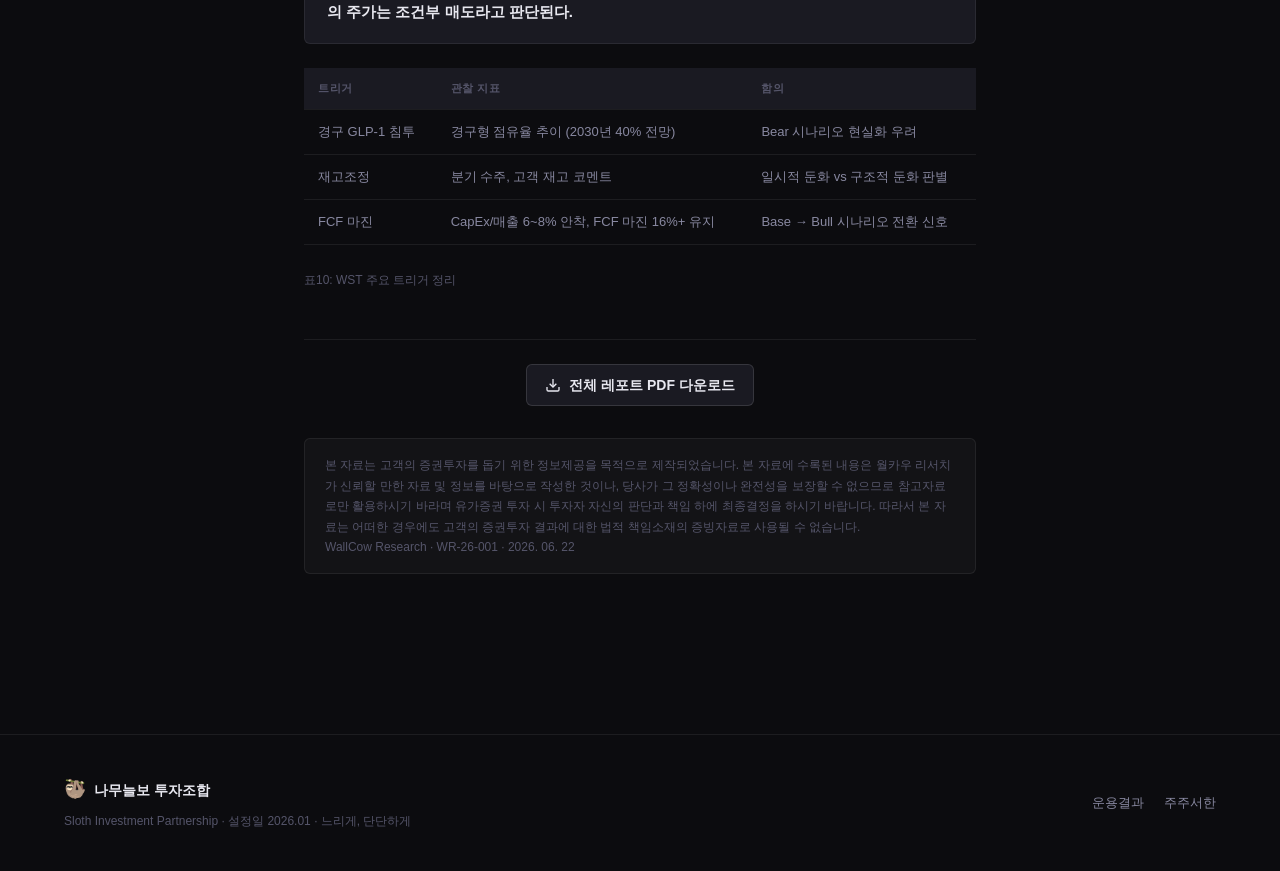
<file: reports/wst-2026.html>
<!DOCTYPE html>
<html lang="ko">
<head>
  <meta charset="UTF-8">
  <meta name="viewport" content="width=device-width, initial-scale=1.0">
  <title>웨스트 파마슈티컬 서비시즈: 훌륭한 해자, 앞으로가 더 중요할 듯 — 나무늘보 투자조합</title>
  <link rel="stylesheet" href="../css/style.css">
</head>
<body>

<nav class="nav">
  <div class="nav-inner">
    <a href="../index.html" class="nav-logo">
      <div class="nav-logo-icon">🦥</div>
      <span>나무늘보 투자조합</span>
    </a>
    <div class="nav-links">
      <a href="../index.html" class="nav-link">홈</a>
      <a href="../performance.html" class="nav-link">운용결과</a>
      <a href="../letter.html" class="nav-link">주주서한</a>    </div>
    <div class="nav-badge">운용 중</div>
    <button class="nav-hamburger" id="navHamburger" onclick="toggleSidenav()" aria-label="메뉴">
      <svg width="18" height="18" viewBox="0 0 24 24" fill="none" stroke="currentColor" stroke-width="2.5"><line x1="3" y1="6" x2="21" y2="6"/><line x1="3" y1="12" x2="21" y2="12"/><line x1="3" y1="18" x2="21" y2="18"/></svg>
    </button>
  </div>
</nav>
<div class="sidenav-overlay" id="sidenavOverlay" onclick="closeSidenav()"></div>
<div class="sidenav" id="sidenav">
  <div class="sidenav-header">
    <a href="../index.html" class="sidenav-brand" onclick="closeSidenav()">
      <div class="nav-logo-icon">🦥</div>
      <span>나무늘보 투자조합</span>
    </a>
    <button class="sidenav-close" onclick="closeSidenav()" aria-label="닫기">✕</button>
  </div>
  <div class="sidenav-body">
    <a href="../index.html" class="sidenav-link" onclick="closeSidenav()"><span class="sidenav-icon">🏠</span><span>홈</span></a>
    <a href="../performance.html" class="sidenav-link" onclick="closeSidenav()"><span class="sidenav-icon">📊</span><span>운용결과</span></a>
    <a href="../letter.html" class="sidenav-link" onclick="closeSidenav()"><span class="sidenav-icon">✉️</span><span>주주서한</span></a>  </div>
  <div class="sidenav-footer">
    <div class="nav-badge">운용 중</div>
    <div style="font-size:12px; color:var(--text-dim); margin-top:8px;">Sloth Investment Partnership</div>
  </div>
</div>

<div class="page-wrapper">
<div class="article-container">

  <!-- Top Bar -->
  <div style="display:flex; align-items:center; justify-content:space-between; margin-bottom:32px; flex-wrap:wrap; gap:12px;">
    <a href="../report.html" class="article-back">
      <svg width="16" height="16" viewBox="0 0 24 24" fill="none" stroke="currentColor" stroke-width="2"><path d="M19 12H5M12 5l-7 7 7 7"/></svg>
      레포트 목록으로
    </a>
    <a href="../pdfs/wst-2026.pdf" download="WST_웨스트파마슈티컬_WR-26-001.pdf" class="btn btn-secondary btn-sm">
      <svg width="14" height="14" viewBox="0 0 24 24" fill="none" stroke="currentColor" stroke-width="2"><path d="M21 15v4a2 2 0 01-2 2H5a2 2 0 01-2-2v-4"/><polyline points="7 10 12 15 17 10"/><line x1="12" y1="15" x2="12" y2="3"/></svg>
      PDF 다운로드
    </a>
  </div>

  <!-- Article Meta -->
  <div class="article-meta">
    <span class="article-category">기업분석</span>
    <span style="display:inline-block; background:rgba(248,113,113,0.15); color:#f87171; font-size:11px; font-weight:700; padding:3px 8px; border-radius:4px; letter-spacing:0.5px;">조건부 매도</span>
    <span style="display:inline-block; background:rgba(96,165,250,0.12); color:var(--blue-light); font-size:11px; font-weight:600; padding:3px 8px; border-radius:4px;">WR-26-001</span>
    <span class="article-date">2026. 06. 22</span>
  </div>

  <h1 class="article-title">웨스트 파마슈티컬 서비시즈:<br>훌륭한 해자, 앞으로가 더 중요할 듯</h1>

  <!-- Summary Box -->
  <div class="article-highlight">
    <strong>개요</strong><br>
    웨스트 파마슈티컬 서비시즈는 주사제형 약물 산업에서 밀봉용기(Primary packaging/closure)라는 병목을 차지하고 있는 기업이다. 안전에 민감한 제약 산업의 특성상 한 번 동사의 제품을 사용한 고객은 공급자를 바꾸기 힘들다. 이런 점에서 WST는 많은 고객을 잡아두고 있고, FDA의 규제로부터 보호받는 위치에 있다. 사업의 수익성과 경제적 해자는 고품질이다. 하지만 가격은 두 가지 시점에서 보았을 때 상이한 결과가 나온다. 내재가치만을 보았을 때에는 확실한 고평가이지만, 상대가치를 본다면 정상 범위 내의 가격이다. 따라서 앞으로의 실적과 외부 요인(경구형 GLP-1)에 따라 주가의 방향이 달라질 것으로 예상된다.
  </div>

  <hr class="article-divider">

  <!-- TOC -->
  <div class="article-highlight" style="margin-bottom:32px;">
    <strong style="display:block; margin-bottom:10px;">목차</strong>
    <ol style="margin:0; padding-left:20px; color:var(--text-muted); font-size:14px; line-height:2;">
      <li>기업 소개</li>
      <li>경제적 해자</li>
      <li>경쟁기업 비교</li>
      <li>핵심 성장요인 / 리스크</li>
      <li>밸류에이션 및 결론</li>
    </ol>
  </div>

  <!-- Article Body -->
  <div class="article-body">

    <!-- Section 1 -->
    <h2>1. 기업 소개</h2>

    <h3>사업 개괄</h3>
    <p>West Pharmaceutical Services(이하 WST)는 주사제 의약품의 보관, 밀봉, 오염 방지, 약물 전달에 필요한 핵심 부품과 시스템을 제공하는 글로벌 헬스케어 제조기업이다. 회사는 주사제용 스토퍼, 실, 주사기·카트리지 부품, 바이알·플런저·카트리지, 자가주사 장치, 분석 실험 서비스, 규제 및 기술 지원을 포함한 통합 솔루션을 제공하며, 주요 고객은 글로벌 바이오의약품·제약·진단·의료기기 기업이다.</p>
    <p>사업은 자체 기술 기반의 고부가가치 제품을 판매하는 <strong>Proprietary Products</strong>와 고객 맞춤형 복합 의료기기를 설계·제조·조립하는 <strong>Contract-Manufactured Products</strong>로 나뉜다. 특히 Proprietary Products는 의약품 안정성, 무균성, 규제 대응, 생산 효율성과 직접 연결되는 부품·서비스를 제공하기 때문에 WST의 핵심 수익성과 경쟁우위의 중심으로 볼 수 있다.</p>

    <h3>Proprietary Products: WST의 핵심 수익성 사업부</h3>
    <p>Proprietary Products 사업부는 WST의 핵심 사업으로, 주로 바이오의약품, 제네릭(복제약), 제약 고객을 대상으로 엘라스토머(고무처럼 늘어나는 탄성을 가진 고분자 화합물) 및 1차 약물 보관 부품, 약물 전달 장치, 통합 시스템, 분석 실험 서비스를 제공한다. 대표 제품은 주사제 포장 시스템에 사용되는 스토퍼(stopper)와 실(seal)이다. 이 제품들은 약물의 안정성과 호환성을 유지하고, 고객사의 생산 효율성을 높이는 역할을 한다.</p>

    <h3>Contract-Manufactured Products</h3>
    <p>Contract-Manufactured Products 사업부는 제약, 진단, 의료기기 고객을 대상으로 복합 기기의 설계, 제조, 자동화 조립을 수행하는 계약 제조 사업이다. 이 사업부는 고객 소유의 부품과 기기를 생산하며, 제품은 수술, 진단, 안과, 주사제 및 기타 약물 전달 시스템, 소비자 제품 등에 사용된다.</p>

    <h3>글로벌 생산 및 고객 기반</h3>
    <p>WST는 미국 외 지역에서도 상당한 사업을 운영한다. 2025년 기준 미국 외 매출은 연결 매출의 56.7%를 차지했다. 이는 WST가 특정 지역에만 의존하는 기업이 아니라, 글로벌 제약·바이오 공급망에 깊게 들어가 있는 기업이라는 점을 보여준다.</p>

    <table>
      <thead>
        <tr><th>연도</th><th>미국</th><th>유럽</th><th>기타</th><th>총매출</th></tr>
      </thead>
      <tbody>
        <tr><td>2023</td><td>$1,238.5M</td><td>$1,362.8M</td><td>$348.5M</td><td>$2,949.8M</td></tr>
        <tr><td>2024</td><td>$1,230.8M</td><td>$1,323.4M</td><td>$339.0M</td><td>$2,893.2M</td></tr>
        <tr><td>2025</td><td>$1,329.6M</td><td>$1,391.2M</td><td>$353.3M</td><td>$3,074.1M</td></tr>
      </tbody>
    </table>
    <p style="font-size:12px; color:var(--text-dim); margin-top:6px;">표1: WST 지역별 매출 구성</p>

    <!-- Section 2 -->
    <h2>2. 경제적 해자</h2>

    <h3>2.1 주사형 약물 제조 밸류체인의 병목</h3>
    <p>WST는 바이오의약품과 고가 주사제의 Primary packaging 영역에서 규제·품질 기반 병목성을 가진 핵심 부품 공급자다. 스토퍼, 실, 플런저 같은 WST의 부품은 약물과 직접 접촉하거나 무균성을 유지하는 부품이기에, 없거나 문제가 생기면 약물이 출하·승인·상업화될 수 없는 공급적 병목에 위치하고 있다.</p>

    <table>
      <thead>
        <tr><th>단계</th><th>무슨 일을 하나</th><th>대표 기업</th></tr>
      </thead>
      <tbody>
        <tr><td>1. R&amp;D / 후보물질 발굴</td><td>항체, 단백질, 펩타이드, mRNA 등 후보물질 개발</td><td>대형 제약사, 바이오텍</td></tr>
        <tr><td>2. 세포주 개발 / 공정 개발</td><td>어떤 세포가 약효 단백질을 잘 만들지 개발</td><td>Lonza, WuXi Bio, 삼성바이오로직스</td></tr>
        <tr><td>3. Drug Substance 생산</td><td>약효 성분 원액 생산</td><td>Lonza, WuXi Bio, 삼성바이오로직스, Boehringer Ingelheim</td></tr>
        <tr><td>4. Downstream 정제</td><td>불순물 제거, 농축, 여과, 바이러스 제거</td><td>Cytiva/Danaher, Sartorius, Thermo Fisher</td></tr>
        <tr><td>5. Fill-finish</td><td>원액을 바이알, 카트리지에 무균 충전</td><td>Vetter, Lonza, Thermo Fisher/Patheon</td></tr>
        <tr><td style="color:var(--green); font-weight:700;">6. Primary packaging/closure</td><td>바이알, 카트리지, 주사기로 포장</td><td style="color:var(--green); font-weight:600;">West Pharmaceutical Services, Datwyler, Aptar, Stevanato</td></tr>
        <tr><td>7. 검사 / 품질관리</td><td>무균성, 입자, 안정성, 용기 밀폐성 검사</td><td>제약사, CDMO, 검사장비 기업</td></tr>
        <tr><td>8. 유통 / 판매</td><td>냉장·냉동 유통, 병원·약국 공급</td><td>McKesson, Cardinal Health</td></tr>
      </tbody>
    </table>
    <p style="font-size:12px; color:var(--text-dim); margin-top:6px;">표2: 바이오의약품 밸류체인 — WST가 주력하는 단계 강조</p>

    <p>바이오의약품 밸류체인에서 WST가 주력하는 primary packaging/closure 단계는 drug substance 생산이나 fill-finish처럼 절대적인 생산능력 병목은 아니다. 그러나 stopper, seal, plunger와 같은 부품은 약물의 무균성, 안정성, 규제 허가와 직접 연결되기 때문에 일반 포장재보다 훨씬 높은 전환비용을 가진다. 또한 이 단계는 drug substance나 fill-finish보다 상대적으로 투자 부담과 특정 신약 실패 리스크가 낮으면서, 승인·상업화된 주사제의 생산량 증가에 따라 반복 매출을 얻을 수 있다. 따라서 WST는 바이오의약품 밸류체인에서 '절대 병목 1위'라기보다는, <strong>병목성 대비 리스크가 낮은 투자처</strong>로 보는 것이 타당하다.</p>

    <div class="article-highlight">
      2026년 1월 JP Morgan Healthcare Conference에서 WST가 발표한 자료에 따르면, <strong>2025년부터 현재까지 런칭된 바이오의약품/바이오시밀러 제품 중 90% 이상</strong>에서 WST의 제품, 부품, Packaging system 등의 솔루션이 어떤 형태로든 사용되었다고 밝혔다. 바이오의약품 특성상 출시 당시 채택된 Packaging system은 규제와 안정성 이슈로 쉽게 교체되기 어렵기 때문에 WST의 장기 반복매출을 보여주는 좋은 선행지표로 볼 수 있다.
    </div>

    <h3>2.2 전환비용</h3>
    <p>WST의 스토퍼, 실, 플런저는 주사제의 container closure system 일부로 볼 수 있기 때문에, 승인된 NDA/ANDA 제품에서 해당 부품의 공급자, 재질, 코팅, 제조소 또는 멸균공정을 변경할 경우 FDA 규정 21 CFR 314.70의 약품 승인 후 변경 보고 프레임워크(post-approval change reporting framework)의 적용을 받을 수 있다.</p>
    <p>container closure system의 변경이 약품의 질, 약물 순도, 약물 효력, 무균 상태 또는 불순물 상태에 영향을 줄 가능성이 있으면 Prior Approval Supplement 또는 CBE-30 제출 대상이 될 수 있다. 일반적으로 Prior Approval Supplement는 FDA의 심사 목표가 최소 4개월이고 FDA 승인 전까지 제품을 상업 유통하기 어렵다. CBE-30 또한 최소 30일 전 제출이 필요하다. 위의 심사에 필요한 Stability data를 수집하기 위한 기간이 최소 6개월 걸리기 때문에 제약사는 WST의 부품을 바꾸려 할 때 시간적 측면에서 큰 전환비용을 마주할 수밖에 없다.</p>

    <table>
      <thead>
        <tr><th>우선순위</th><th>데이터 항목</th><th>필요한 이유</th></tr>
      </thead>
      <tbody>
        <tr><td>1</td><td>Stability data</td><td>새 제품을 쓴 container closure system에서도 약물이 저장수명 동안 안정적인지 확인</td></tr>
        <tr><td>2</td><td>Extractables / Leachables</td><td>고무, 코팅, 실리콘 등에서 나온 물질이 약물로 이동해 안전성·순도·면역원성 문제를 만들지 않는지 확인</td></tr>
        <tr><td>3</td><td>Container Closure Integrity</td><td>무균 주사제에서 새 스토퍼/실 조합이 미생물·수분·공기 침입을 막는지 확인</td></tr>
        <tr><td>4</td><td>Compatibility data</td><td>새 부품이 약물과 반응하거나 약효, 순도, pH, aggregation, particles에 영향을 주지 않는지 확인</td></tr>
        <tr><td>5</td><td>Performance / functionality data</td><td>초기 활공력(Break loose force), 지속 활공력(Glide force), 약물 전달, 밀봉 성능이 정상인지 확인</td></tr>
      </tbody>
    </table>
    <p style="font-size:12px; color:var(--text-dim); margin-top:6px;">표3: FDA에서 Container closure system 변경 시 우선적으로 요구하는 데이터</p>

    <p>DMF(Drug Master File) 또한 또 다른 전환비용이다. 제약사가 다른 부품 공급자로 바꾸려면 새로운 공급자의 DMF를 제출해야 한다. 해당 DMF는 새 부품이 기존 부품과 동등하고, 약물 안전성·품질·무균성에 영향을 주지 않는다는 데이터를 포함해야 한다. WST 부품이 약값 전체에서 차지하는 비중은 작지만, 공급자를 바꿨다가 안정성 시험 실패, FDA 자료 제출, 출시 지연, 리콜 등의 문제를 겪는 것보다 계속 WST의 부품을 사용하는 것이 제약사 입장에서 합리적이다. <strong>이러한 특성이 가격 방어력과 고객을 잡아두는 힘으로 이어진다.</strong></p>

    <h3>2.3 해자의 결과: 질 높은 현금 창출력</h3>
    <p>위에서 설명한 해자의 결과로 WST는 경쟁사 대비 질 높은 현금 창출력을 가지고 있다. 월카우 리서치는 다음 세 가지 측면에서 WST가 질 높은 현금 창출력을 가지고 있다고 판단했다.</p>

    <p><strong>① 높은 ROIC</strong> — ROIC가 높다는 것은 자본을 효율적으로 쓴다는 뜻이다. WST는 경쟁사 대비 높은 수준의 ROIC를 유지하고 있다. (ROIC = NOPAT / 평균 투하자본)</p>

    <table>
      <thead>
        <tr><th>FY</th><th>WST</th><th>SCHOTT Pharma</th><th>Datwyler</th><th>Aptar</th><th>Stevanato</th></tr>
      </thead>
      <tbody>
        <tr><td>2025</td><td style="color:var(--green); font-weight:700;">15.72%</td><td>13.10%</td><td>7.98%</td><td>10.68%</td><td>7.17%</td></tr>
        <tr><td>2024</td><td style="color:var(--green); font-weight:700;">17.00%</td><td>16.04%</td><td>7.49%</td><td>11.44%</td><td>6.46%</td></tr>
        <tr><td>2023</td><td style="color:var(--green); font-weight:700;">22.05%</td><td>16.00%</td><td>7.06%</td><td>9.14%</td><td>10.85%</td></tr>
        <tr><td>2022</td><td style="color:var(--green); font-weight:700;">26.34%</td><td>19.55%</td><td>8.48%</td><td>8.24%</td><td>14.86%</td></tr>
      </tbody>
    </table>
    <p style="font-size:12px; color:var(--text-dim); margin-top:6px;">표4: 4년간 WST와 경쟁사의 ROIC 비교</p>

    <p><strong>② 높은 FCF 마진</strong> — 매출에서 각종 비용, 운전자본, 설비투자까지 제한 뒤 남는 현금이 많다는 것은 영업에서 오는 현금흐름이 많거나 CapEx 부담이 낮다는 것이다. WST는 영업이익이 실제 현금으로 잘 바뀌고, CapEx를 빼고도 현금이 많이 남아서 재무적으로 안정적이다. (FCF 마진 = FCF / 매출)</p>

    <table>
      <thead>
        <tr><th>FY</th><th>WST</th><th>SCHOTT Pharma</th><th>Datwyler</th><th>Aptar</th><th>Stevanato</th></tr>
      </thead>
      <tbody>
        <tr><td>2025</td><td style="color:var(--green); font-weight:700;">15.25%</td><td>3.61%</td><td>11.53%</td><td>7.93%</td><td>1.88%</td></tr>
        <tr><td>2024</td><td style="color:var(--green); font-weight:700;">9.55%</td><td>8.33%</td><td>12.25%</td><td>10.24%</td><td>-13.30%</td></tr>
        <tr><td>2023</td><td style="color:var(--green); font-weight:700;">14.05%</td><td>0.69%</td><td>12.43%</td><td>7.54%</td><td>-30.22%</td></tr>
        <tr><td>2022</td><td style="color:var(--green); font-weight:700;">15.22%</td><td>3.67%</td><td>2.49%</td><td>5.06%</td><td>-13.39%</td></tr>
      </tbody>
    </table>
    <p style="font-size:12px; color:var(--text-dim); margin-top:6px;">표5: 4년간 WST와 경쟁사의 FCF 마진 비교</p>

    <p><strong>③ HVP 비중 확대</strong> — HVP(High Value Products: 일반 고무마개나 표준 포장재보다 품질·규제 요구가 높고, biologics·injectables·self-injection 같은 고부가 약물에 쓰이는 제품군) Components와 HVP Delivery Devices 합산 비중은 2018년 44%에서 2021년 59%로 상승했고, 2025년에는 약 60% 수준을 유지했다. Proprietary Products 내부에서 HVP 비중은 2018년 약 58%에서 2025년 약 74%로 확대되었다. 이는 WST가 단순 표준 포장재 공급업체에서 고부가 사업모델로 이동했음을 보여준다.</p>

    <!-- Section 3 -->
    <h2>3. 경쟁기업 비교</h2>

    <p>WST의 핵심 경쟁사에는 Datwyler, Aptar, Stevanato 등이 있다. WST와 가장 직접적으로 겹치는 기업들은 Datwyler와 Aptar로, 이 두 기업은 WST가 생산하는 엘라스토머를 생산한다.</p>

    <table>
      <thead>
        <tr><th></th><th>WST (미국)</th><th>Datwyler (스위스)</th><th>Aptar (미국)</th><th>Stevanato (이탈리아)</th></tr>
      </thead>
      <tbody>
        <tr><td>주력상품</td><td>엘라스토머, 스토퍼, 실, 플런저 등 containment delivery product</td><td>주사 약물용 엘라스토머, 바이알 밀봉 부품, 카트리지 고무 부품</td><td>나잘 스프레이, MDI 밸브, 주사 약물용 엘라스토머</td><td>유리 바이알, 시린지, 카트리지</td></tr>
        <tr><td>시가총액</td><td>$230억</td><td>$30억</td><td>$75억</td><td>$50억</td></tr>
        <tr><td>최근 매출</td><td>$30.7억 (2025)</td><td>$14억</td><td>$37.8억</td><td>$13.8억</td></tr>
        <tr><td>WST와 직접 경쟁도</td><td>기준점</td><td>매우 높음</td><td>중상</td><td>중간</td></tr>
      </tbody>
    </table>
    <p style="font-size:12px; color:var(--text-dim); margin-top:6px;">표6: WST와 경쟁사 정보 정리</p>

    <h3>3.1 Datwyler</h3>
    <p>Datwyler는 WST와 거의 비슷한 종류의 상품(스토퍼, 플런저, 실)을 판매하고 있다. Datwyler의 HVP 매출은 아직 WST의 3분의 1 수준이지만, 매출에서 HVP 상품이 차지하는 비중은 약 70%로 높다. FY2025 Healthcare 매출 CHF 462.7M(+8.1% cc)으로 재고조정 국면을 벗어났고, HVP 비중 35%·NeoFlex 플런저 등 고부가로 이동 중이다. 특히 <strong>체중감량용 선도 GLP-1 약물 부품 양산을 시작</strong>했다고 밝혀, GLP-1 물량에서 WST와 직접 경합한다. 규모 부문에서는 WST의 1/4이지만, 성장 속도는 빠르다.</p>

    <h3>3.2 Aptar</h3>
    <p>Aptar Pharma가 WST의 경쟁 사업부인데, 주로 나잘 스프레이, 흡입기, 주사용 약품 엘라스토머 등을 공급한다. 2025년 Pharma 부문 성장 핵심은 엘라스토머, 비강 약물 전달제였다. GLP-1 엘라스토머 수요 증가에 따라 24% 성장했다. Aptar의 기술력은 비강·흡입형 약물 전달에서 강하며, 일부 엘라스토머 부품에서 WST와 경쟁하는 회사다.</p>

    <h3>3.3 Stevanato</h3>
    <p>Stevanato는 유리 바이알부터 시린지, 카트리지까지 제조하는 통합형 제조사다. 사업 중 하나인 EZ-fill(RTU: Ready-To-Use)은 제약사가 바로 약물을 넣을 수 있도록 유리 용기를 미리 세척·멸균하여 제공하는 플랫폼이다. RTU 멸균 클로저에 대한 수요가 2020년 25% 미만에서 2026년 35~40%로 빠르게 상승하고 있다는 점은 주목해야 한다. 이는 단순한 부품에서 통합 솔루션으로 시장의 수요가 전환되는 중이라는 뜻이다. HVS(High Value Solutions)는 2025년 매출의 46%를 차지하며 29% 성장했고, Stevanato가 단순 유리 포장재 회사에서 주사제 솔루션 회사로 변하고 있음을 시사한다.</p>

    <h3>3.4 밸류에이션 비교</h3>
    <table>
      <thead>
        <tr><th>기업</th><th>ROIC (2025)</th><th>FCF마진 (2025)</th><th>조정 EBITDA / 영업마진 (2025)</th><th>비고</th></tr>
      </thead>
      <tbody>
        <tr><td><strong>WST</strong></td><td style="color:var(--green);">15.72%</td><td style="color:var(--green);">15.25%</td><td>조정 20%</td><td>양과 질 모두 선두</td></tr>
        <tr><td>Datwyler</td><td>7.98%</td><td>11.53%</td><td>Healthcare 부문 17.1% / 전사 12.4%</td><td>—</td></tr>
        <tr><td>Aptar</td><td>10.68%</td><td>7.93%</td><td>Pharma 부문 32% / 전사 22%</td><td>나잘, 주사에도 분산</td></tr>
        <tr><td>Stevanato</td><td>7.17%</td><td>1.88%</td><td>조정 25%</td><td>CapEx 증설 부담, 마진 개선 중</td></tr>
      </tbody>
    </table>
    <p style="font-size:12px; color:var(--text-dim); margin-top:6px;">표7: WST와 경쟁기업 ROIC, FCF마진, 조정 EBITDA/영업마진 비교</p>

    <table>
      <thead>
        <tr><th>기업</th><th>시가총액</th><th>선행 PER</th><th>EV/EBITDA</th></tr>
      </thead>
      <tbody>
        <tr><td><strong>WST</strong></td><td>~$17~23B</td><td>~35x</td><td>~24x</td></tr>
        <tr><td>Datwyler</td><td>~$2.8B</td><td>~25x</td><td>~11~13x</td></tr>
        <tr><td>Aptar</td><td>~$8~9B</td><td>~22~26x</td><td>~14.5x</td></tr>
        <tr><td>Stevanato</td><td>~$4.4B</td><td>~25x</td><td>~14x</td></tr>
      </tbody>
    </table>
    <p style="font-size:12px; color:var(--text-dim); margin-top:6px;">표8: WST와 경쟁기업 시가총액, 선행 PER, EV/EBITDA 비교</p>

    <p>WST의 경쟁력은 따라올 수 없는 기술의 해자가 아닌 <strong>전환비용의 우위</strong>를 가졌다는 것이다. 만약 전환비용을 감수할 만큼 좋은 대체제가 나온다면 WST의 경쟁력은 사라질 수 있다. 현재 WST는 규모·점유율·수익성에서 동종 최고 수준이며, 그 우위가 시장 프리미엄으로 반영돼 있다. 다만 경쟁은 정태적이지 않다. Datwyler가 GLP-1·HVP에서 따라오고, Stevanato가 RTU·통합 솔루션으로 우회하며, 경쟁 축 자체가 '단순 부품'에서 'RTU·통합'으로 이동 중이다.</p>

    <!-- Section 4 -->
    <h2>4. 핵심 성장요인 / 리스크</h2>

    <h3>4.1 GLP-1의 성장 (단기~중기 성장요인 &amp; 리스크)</h3>
    <p>2026년 1분기 HVP 제품 매출의 약 <strong>10%가 GLP-1</strong>에서 왔다. JP 모건은 2035년까지 GLP-1 시장이 1,900억 달러 규모로 성장할 것이라고 예측했다. 이는 2025년 GLP-1 시장의 두 배 규모이다. 아직 주사제형 GLP-1 약물의 비중이 80%를 차지하기 때문에 GLP-1 시장의 성장은 분명한 수익 기회이다.</p>
    <p>하지만 기존의 주사 방식이 아닌 <strong>경구형 투약 형태(2025년 기준 12%)가 2030년 40%까지 차지할 수 있다</strong>는 점(Goldman Sachs 리서치)은 WST의 성장에 가장 큰 위험요소이다.</p>

    <h3>4.2 주사형 약물 산업 (장기 성장요인)</h3>
    <p>WST와 가장 넓은 범위에서 연결되는 시장은 주사형 약물(Injectable drug delivery) 시장이다. MarketsandMarkets는 해당 시장이 2025년 6,902억 달러에서 2030년 1조 달러 수준으로 성장할 것으로 예상되며 CAGR 8.4%를 기록할 것이라고 본다.</p>

    <h3>4.3 바이오 의약품 산업 (장기 성장요인)</h3>
    <p>GrandView Research는 글로벌 바이오의약품 산업이 2024년 4,000억 달러에서 2030년 6,533억 달러 규모로 성장(8.5% CAGR)할 것으로 예측하고 있다. 특히 바이오시밀러 산업은 더 큰 성장률(13.3% CAGR)을 가지고 있으며, 바이오시밀러 또한 WST의 제품들을 필요로 하기 때문에 중요한 성장요인이다.</p>

    <h3>4.4 고객의 재고조정 (영구 리스크)</h3>
    <p>WST는 고객사의 주문량에 매출이 크게 달라진다. 실제로 팬데믹 시기에 WST의 제품을 많이 구매한 고객사들이 2024년에는 신규 주문을 줄였다. 재고조정은 장기 수요의 감소가 아니라 매출 인식 시점이 당겨지는 것으로 판단되지만, 시장이 이를 성장률 둔화로 해석한다면 가격이 하락할 가능성이 존재한다.</p>

    <h3>4.5 고객의 후방통합 및 이원화</h3>
    <p>대형 CDMO가 공급 안정을 위해 WST 이외의 공급사에서 부품을 공급받는 <strong>dual-sourcing</strong>을 추진하면, WST의 장점인 단일 공급자 우위가 사라질 가능성이 존재한다.</p>

    <!-- Section 5 -->
    <h2>5. 밸류에이션 및 결론</h2>

    <p>월카우 리서치는 FY2025 실적에 기반한 DCF와 역사적/동종 멀티플에 기반한 상대가치를 교차검증하여 WST의 밸류에이션을 산출했다.</p>

    <h3>5.1 DCF를 통한 내재가치 평가</h3>
    <p>월카우 리서치는 세 가지 경우에 대해 DCF를 진행했다. FY2025 확정 실적을 출발점으로, 회사가 공식 발표한 잉여현금흐름(FCF) $469M(FCF 마진 15.3%)을 5년간 성장시켜 Gordon 성장모형으로 영구가치를 산출했다. 핵심은 FY2025에 CapEx가 정점($377M, 2024)을 지나 $286M으로 감소하며 FCF가 70% 급증했다는 점이다. 경영진이 2026년 CapEx를 매출의 6~8%($250~275M)로 추가 정상화하겠다고 밝혀, FCF 마진 개선을 일부 구조적 요인으로 반영했다. (순현금 약 $588M, 희석주식수 72.7주 적용)</p>

    <table>
      <thead>
        <tr><th>케이스</th><th>핵심 가정</th><th>WACC / g</th><th>적정 주가</th></tr>
      </thead>
      <tbody>
        <tr><td>Best (25% 확률)</td><td>성장 8~9%, FCF 마진 19%로 확대</td><td>8.0% / 3.0%</td><td style="color:var(--green); font-weight:700;">$216</td></tr>
        <tr><td><strong>Base (50% 확률)</strong></td><td>성장 5~6%, CapEx 정상화로 FCF 마진 소폭 상승</td><td>8.5% / 2.5%</td><td style="font-weight:700;">$146</td></tr>
        <tr><td>Worst (25% 확률)</td><td>경구 GLP-1이 수요 잠식, 재고조정, FCF 마진 하락</td><td>9.0% / 2.0%</td><td style="color:var(--red); font-weight:700;">$94</td></tr>
      </tbody>
    </table>
    <p style="font-size:12px; color:var(--text-dim); margin-top:6px;">표9: WST의 Best / Base / Worst DCF 시나리오</p>

    <p><strong>현재 가격의 역산:</strong> 현재가를 정당화하기 위해서는 5년간 매년 12~14% FCF 성장을 지속해야 한다. 하지만 2026년 가이던스는 매출 성장 4.6~6.5%, 조정 EPS 7.7~12.5%로 이보다 낮다.</p>

    <h3>5.2 상대가치를 통한 평가</h3>
    <p>역사적으로 WST는 규제의 해자와 반복매출의 특성 덕분에 높은 멀티플에 거래됐다.</p>
    <ul>
      <li><strong>P/E 밴드:</strong> 10년 평균 약 45배, 5년 평균 약 44.7배. 현재 약 35~40배로 역사적 평균을 10%가량 하회하고 있다. WST가 40배 아래에서 장기간 거래된 사례는 드물다.</li>
      <li><strong>EV/EBITDA 밴드:</strong> 13년 중앙값 26.8배(범위 18.4~48.4배), 현재 약 24배로 중앙값 하단이다.</li>
    </ul>

    <h3>5.3 결론</h3>
    <div class="article-highlight">
      순수 내재가치만 본다면 WST는 현재 매우 비싼 가격에 거래되고 있다. 하지만 시장이 역사적으로 WST에 부여한 프리미엄을 감안하면, 현재가는 정상 범위 안이다. FY2025의 FCF 70% 급증과 마진의 회복은 프리미엄을 받을 증거를 보여주고 있다. 두 방법에서 정반대의 결과가 나온만큼, 멀티플이 유지되거나 무너질 수 있는 트리거들을 관찰해야 할 필요가 있다. <strong>따라서 현재의 주가는 조건부 매도라고 판단된다.</strong>
    </div>

    <table>
      <thead>
        <tr><th>트리거</th><th>관찰 지표</th><th>함의</th></tr>
      </thead>
      <tbody>
        <tr><td>경구 GLP-1 침투</td><td>경구형 점유율 추이 (2030년 40% 전망)</td><td>Bear 시나리오 현실화 우려</td></tr>
        <tr><td>재고조정</td><td>분기 수주, 고객 재고 코멘트</td><td>일시적 둔화 vs 구조적 둔화 판별</td></tr>
        <tr><td>FCF 마진</td><td>CapEx/매출 6~8% 안착, FCF 마진 16%+ 유지</td><td>Base → Bull 시나리오 전환 신호</td></tr>
      </tbody>
    </table>
    <p style="font-size:12px; color:var(--text-dim); margin-top:6px;">표10: WST 주요 트리거 정리</p>

  </div><!-- end article-body -->

  <!-- Bottom Download -->
  <div style="margin-top: 48px; padding-top: 24px; border-top: 1px solid var(--border); display:flex; justify-content:center;">
    <a href="../pdfs/wst-2026.pdf" download="WST_웨스트파마슈티컬_WR-26-001.pdf" class="btn btn-secondary">
      <svg width="16" height="16" viewBox="0 0 24 24" fill="none" stroke="currentColor" stroke-width="2"><path d="M21 15v4a2 2 0 01-2 2H5a2 2 0 01-2-2v-4"/><polyline points="7 10 12 15 17 10"/><line x1="12" y1="15" x2="12" y2="3"/></svg>
      전체 레포트 PDF 다운로드
    </a>
  </div>

  <!-- Disclaimer -->
  <div style="margin-top: 32px; padding: 16px 20px; background: rgba(255,255,255,0.03); border: 1px solid var(--border); border-radius: var(--radius-sm); font-size: 12px; color: var(--text-dim); line-height: 1.7;">
    본 자료는 고객의 증권투자를 돕기 위한 정보제공을 목적으로 제작되었습니다. 본 자료에 수록된 내용은 월카우 리서치가 신뢰할 만한 자료 및 정보를 바탕으로 작성한 것이나, 당사가 그 정확성이나 완전성을 보장할 수 없으므로 참고자료로만 활용하시기 바라며 유가증권 투자 시 투자자 자신의 판단과 책임 하에 최종결정을 하시기 바랍니다. 따라서 본 자료는 어떠한 경우에도 고객의 증권투자 결과에 대한 법적 책임소재의 증빙자료로 사용될 수 없습니다.
    <br>WallCow Research · WR-26-001 · 2026. 06. 22
  </div>

</div><!-- end article-container -->

<footer class="footer">
  <div class="container">
    <div class="footer-inner">
      <div>
        <div class="footer-logo"><span style="font-size:18px;">🦥</span> 나무늘보 투자조합</div>
        <div class="footer-text" style="margin-top:8px;">Sloth Investment Partnership · 설정일 2026.01 · 느리게, 단단하게</div>
      </div>
      <div class="footer-links">
        <a href="../performance.html" class="footer-link">운용결과</a>
        <a href="../letter.html" class="footer-link">주주서한</a>      </div>
    </div>
  </div>
</footer>

</div><!-- end page-wrapper -->
<div class="toast-container" id="toastContainer"></div>
<script src="../js/main.js"></script>
</body>
</html>
</file>
<file: css/style.css>
/* ===========================
   Design System & Variables
   =========================== */
:root {
  --bg: #0c0c0f;
  --bg-card: #131318;
  --bg-elevated: #1a1a22;
  --bg-hover: #1f1f28;
  --border: rgba(255, 255, 255, 0.07);
  --border-strong: rgba(255, 255, 255, 0.12);
  --text: #e8e8f0;
  --text-muted: #8888a0;
  --text-dim: #55556a;
  --blue: #3d9970;
  --blue-light: #6bc98f;
  --blue-dark: #2a7a5a;
  --green: #34d399;
  --green-dim: rgba(52, 211, 153, 0.12);
  --red: #f87171;
  --red-dim: rgba(248, 113, 113, 0.12);
  --yellow: #fbbf24;
  --purple: #a78bfa;
  --radius-sm: 6px;
  --radius: 10px;
  --radius-lg: 16px;
  --radius-xl: 24px;
  --shadow: 0 1px 3px rgba(0,0,0,0.4), 0 1px 2px rgba(0,0,0,0.3);
  --shadow-lg: 0 10px 30px rgba(0,0,0,0.5);
  --nav-height: 64px;
  --transition: 0.15s ease;
}

/* ===========================
   Reset & Base
   =========================== */
*, *::before, *::after {
  box-sizing: border-box;
  margin: 0;
  padding: 0;
}

html {
  font-size: 16px;
  scroll-behavior: smooth;
  overflow-x: hidden;
}

body {
  overflow-x: hidden;
  background-color: var(--bg);
  color: var(--text);
  font-family: 'Pretendard', 'Inter', -apple-system, BlinkMacSystemFont, 'Segoe UI', sans-serif;
  line-height: 1.6;
  -webkit-font-smoothing: antialiased;
  -moz-osx-font-smoothing: grayscale;
  min-height: 100vh;
}

a {
  color: inherit;
  text-decoration: none;
}

img {
  max-width: 100%;
  display: block;
}

ul, ol {
  list-style: none;
}

button {
  cursor: pointer;
  font-family: inherit;
  border: none;
  background: none;
}

input, textarea, select {
  font-family: inherit;
}

/* ===========================
   Layout
   =========================== */
.container {
  max-width: 1200px;
  margin: 0 auto;
  padding: 0 24px;
}

.page-wrapper {
  padding-top: var(--nav-height);
  min-height: 100vh;
}

.section {
  padding: 64px 0;
}

.section-sm {
  padding: 40px 0;
}

.grid-2 {
  display: grid;
  grid-template-columns: repeat(2, 1fr);
  gap: 24px;
}

.grid-3 {
  display: grid;
  grid-template-columns: repeat(3, 1fr);
  gap: 24px;
}

.grid-4 {
  display: grid;
  grid-template-columns: repeat(4, 1fr);
  gap: 16px;
}

.grid-2 > *,
.grid-3 > *,
.grid-4 > * {
  min-width: 0;
}

/* ===========================
   Navigation
   =========================== */
.nav {
  position: fixed;
  top: 0;
  left: 0;
  right: 0;
  height: var(--nav-height);
  z-index: 100;
  background: rgba(12, 12, 15, 0.85);
  backdrop-filter: blur(20px);
  -webkit-backdrop-filter: blur(20px);
  border-bottom: 1px solid var(--border);
}

.nav-inner {
  display: flex;
  align-items: center;
  justify-content: space-between;
  height: 100%;
  max-width: 1200px;
  margin: 0 auto;
  padding: 0 24px;
}

.nav-logo {
  display: flex;
  align-items: center;
  gap: 10px;
  font-weight: 700;
  font-size: 16px;
  letter-spacing: -0.3px;
  color: var(--text);
  transition: opacity var(--transition);
}

.nav-logo:hover {
  opacity: 0.8;
}

.nav-logo-icon {
  width: 32px;
  height: 32px;
  background: linear-gradient(135deg, var(--blue), var(--purple));
  border-radius: var(--radius-sm);
  display: flex;
  align-items: center;
  justify-content: center;
  font-size: 16px;
  font-weight: 800;
  color: white;
  letter-spacing: -1px;
}

.nav-links {
  display: flex;
  align-items: center;
  gap: 4px;
}

.nav-link {
  padding: 6px 14px;
  border-radius: var(--radius-sm);
  font-size: 14px;
  font-weight: 500;
  color: var(--text-muted);
  transition: all var(--transition);
  white-space: nowrap;
}

.nav-link:hover {
  color: var(--text);
  background: var(--bg-elevated);
}

.nav-link.active {
  color: var(--text);
  background: var(--bg-elevated);
}

.nav-badge {
  display: inline-flex;
  align-items: center;
  gap: 6px;
  padding: 6px 14px;
  background: var(--green-dim);
  border: 1px solid rgba(52, 211, 153, 0.2);
  border-radius: var(--radius-sm);
  font-size: 13px;
  font-weight: 600;
  color: var(--green);
}

.nav-badge::before {
  content: '';
  width: 6px;
  height: 6px;
  border-radius: 50%;
  background: var(--green);
  box-shadow: 0 0 6px var(--green);
  animation: pulse 2s infinite;
}

@keyframes pulse {
  0%, 100% { opacity: 1; }
  50% { opacity: 0.4; }
}

/* ===========================
   Hero Section
   =========================== */
.hero {
  padding: 80px 0 64px;
  position: relative;
  overflow: hidden;
  max-width: 100vw;
}

.hero::before {
  content: '';
  position: absolute;
  top: -200px;
  right: -200px;
  width: 600px;
  height: 600px;
  background: radial-gradient(circle, rgba(61, 153, 112, 0.08) 0%, transparent 70%);
  pointer-events: none;
}

.hero-tag {
  display: inline-flex;
  align-items: center;
  gap: 6px;
  padding: 4px 12px;
  background: rgba(61, 153, 112, 0.1);
  border: 1px solid rgba(61, 153, 112, 0.2);
  border-radius: 100px;
  font-size: 12px;
  font-weight: 600;
  color: var(--blue-light);
  letter-spacing: 0.5px;
  text-transform: uppercase;
  margin-bottom: 20px;
}

.hero-title {
  font-size: clamp(32px, 5vw, 52px);
  font-weight: 800;
  letter-spacing: -1.5px;
  line-height: 1.1;
  color: var(--text);
  margin-bottom: 16px;
}

.hero-title span {
  background: linear-gradient(135deg, var(--blue-light), var(--purple));
  -webkit-background-clip: text;
  -webkit-text-fill-color: transparent;
  background-clip: text;
}

.hero-desc {
  font-size: 16px;
  color: var(--text-muted);
  max-width: 560px;
  line-height: 1.7;
  margin-bottom: 48px;
}

/* ===========================
   Stat Cards
   =========================== */
.stats-row {
  display: grid;
  grid-template-columns: repeat(auto-fit, minmax(180px, 1fr));
  gap: 16px;
  margin-bottom: 48px;
}

.stat-card {
  background: var(--bg-card);
  border: 1px solid var(--border);
  border-radius: var(--radius);
  padding: 20px 22px;
  transition: border-color var(--transition);
}

.stat-card:hover {
  border-color: var(--border-strong);
}

.stat-label {
  font-size: 12px;
  font-weight: 500;
  color: var(--text-dim);
  text-transform: uppercase;
  letter-spacing: 0.5px;
  margin-bottom: 8px;
}

.stat-value {
  font-size: 26px;
  font-weight: 700;
  letter-spacing: -0.5px;
  color: var(--text);
  line-height: 1;
  margin-bottom: 4px;
}

.stat-value.positive {
  color: var(--green);
}

.stat-value.negative {
  color: var(--red);
}

.stat-sub {
  font-size: 12px;
  color: var(--text-muted);
}

/* ===========================
   Cards
   =========================== */
.card {
  background: var(--bg-card);
  border: 1px solid var(--border);
  border-radius: var(--radius-lg);
  padding: 28px;
  transition: border-color var(--transition);
}

.card:hover {
  border-color: var(--border-strong);
}

.card-header {
  display: flex;
  align-items: center;
  justify-content: space-between;
  margin-bottom: 24px;
}

.card-title {
  font-size: 15px;
  font-weight: 600;
  color: var(--text);
  letter-spacing: -0.2px;
}

.card-subtitle {
  font-size: 13px;
  color: var(--text-muted);
  margin-top: 2px;
}

/* ===========================
   Chart Container
   =========================== */
.chart-container {
  position: relative;
  width: 100%;
}

.chart-controls {
  display: flex;
  gap: 8px;
  margin-bottom: 24px;
  flex-wrap: wrap;
}

.chart-toggle {
  display: flex;
  background: var(--bg-elevated);
  border: 1px solid var(--border);
  border-radius: var(--radius-sm);
  padding: 3px;
  gap: 2px;
}

.chart-toggle button {
  padding: 6px 16px;
  border-radius: 4px;
  font-size: 13px;
  font-weight: 500;
  color: var(--text-muted);
  transition: all var(--transition);
}

.chart-toggle button.active {
  background: var(--bg-card);
  color: var(--text);
  box-shadow: var(--shadow);
}

.chart-toggle button:hover:not(.active) {
  color: var(--text);
}

/* ===========================
   Portfolio Allocation
   =========================== */
.allocation-list {
  display: flex;
  flex-direction: column;
  gap: 14px;
}

.allocation-item {
  display: grid;
  grid-template-columns: 1fr auto;
  align-items: center;
  gap: 12px;
}

.allocation-info {
  display: flex;
  align-items: center;
  gap: 10px;
  min-width: 0;
}

.allocation-dot {
  width: 10px;
  height: 10px;
  border-radius: 50%;
  flex-shrink: 0;
}

.allocation-name {
  font-size: 14px;
  color: var(--text);
  font-weight: 500;
  white-space: nowrap;
  overflow: hidden;
  text-overflow: ellipsis;
}

.allocation-bar-wrapper {
  flex: 1;
  height: 4px;
  background: var(--bg-elevated);
  border-radius: 2px;
  overflow: hidden;
}

.allocation-bar {
  height: 100%;
  border-radius: 2px;
  transition: width 0.8s ease;
}

.allocation-pct {
  font-size: 14px;
  font-weight: 600;
  color: var(--text);
  min-width: 40px;
  text-align: right;
}

/* ===========================
   Performance Table
   =========================== */
.perf-table-wrapper {
  overflow-x: auto;
}

.perf-table {
  width: 100%;
  border-collapse: collapse;
  font-size: 14px;
}

.perf-table th {
  padding: 10px 16px;
  text-align: left;
  font-size: 11px;
  font-weight: 600;
  text-transform: uppercase;
  letter-spacing: 0.5px;
  color: var(--text-dim);
  border-bottom: 1px solid var(--border);
  white-space: nowrap;
}

.perf-table td {
  padding: 12px 16px;
  border-bottom: 1px solid var(--border);
  color: var(--text);
  white-space: nowrap;
}

.perf-table tr:last-child td {
  border-bottom: none;
}

.perf-table tr:hover td {
  background: var(--bg-hover);
}

.perf-table td.positive {
  color: var(--green);
  font-weight: 600;
}

.perf-table td.negative {
  color: var(--red);
  font-weight: 600;
}

.perf-table td.neutral {
  color: var(--text-muted);
}

.badge-quarter {
  display: inline-block;
  padding: 2px 8px;
  background: var(--bg-elevated);
  border-radius: var(--radius-sm);
  font-size: 12px;
  font-weight: 600;
  color: var(--text-muted);
}

/* ===========================
   Buttons
   =========================== */
.btn {
  display: inline-flex;
  align-items: center;
  gap: 8px;
  padding: 9px 18px;
  border-radius: var(--radius-sm);
  font-size: 14px;
  font-weight: 600;
  transition: all var(--transition);
  cursor: pointer;
  white-space: nowrap;
}

.btn-primary {
  background: var(--blue);
  color: white;
  border: 1px solid transparent;
}

.btn-primary:hover {
  background: var(--blue-dark);
  transform: translateY(-1px);
  box-shadow: 0 4px 12px rgba(61, 153, 112, 0.3);
}

.btn-secondary {
  background: var(--bg-elevated);
  color: var(--text);
  border: 1px solid var(--border-strong);
}

.btn-secondary:hover {
  background: var(--bg-hover);
  border-color: rgba(255,255,255,0.2);
}

.btn-ghost {
  background: transparent;
  color: var(--text-muted);
  border: 1px solid transparent;
}

.btn-ghost:hover {
  background: var(--bg-elevated);
  color: var(--text);
}

.btn-sm {
  padding: 6px 12px;
  font-size: 13px;
}

.btn-icon {
  padding: 8px;
  border-radius: var(--radius-sm);
}

/* ===========================
   Board / Document List
   =========================== */
.board-header {
  display: flex;
  align-items: center;
  justify-content: space-between;
  margin-bottom: 24px;
  flex-wrap: wrap;
  gap: 12px;
}

.board-title {
  font-size: 22px;
  font-weight: 700;
  letter-spacing: -0.5px;
}

.board-list {
  display: flex;
  flex-direction: column;
  gap: 8px;
}

.board-item {
  display: flex;
  align-items: center;
  justify-content: space-between;
  padding: 16px 20px;
  background: var(--bg-card);
  border: 1px solid var(--border);
  border-radius: var(--radius);
  transition: all var(--transition);
  cursor: pointer;
  gap: 16px;
}

.board-item:hover {
  border-color: var(--border-strong);
  background: var(--bg-elevated);
  transform: translateX(2px);
}

.board-item-left {
  display: flex;
  align-items: center;
  gap: 16px;
  min-width: 0;
  flex: 1;
}

.board-item-icon {
  width: 40px;
  height: 40px;
  background: rgba(61, 153, 112, 0.1);
  border: 1px solid rgba(61, 153, 112, 0.15);
  border-radius: var(--radius-sm);
  display: flex;
  align-items: center;
  justify-content: center;
  font-size: 18px;
  flex-shrink: 0;
}

.board-item-info {
  min-width: 0;
}

.board-item-title {
  font-size: 15px;
  font-weight: 600;
  color: var(--text);
  margin-bottom: 3px;
  white-space: nowrap;
  overflow: hidden;
  text-overflow: ellipsis;
}

.board-item-meta {
  font-size: 12px;
  color: var(--text-muted);
  display: flex;
  align-items: center;
  gap: 8px;
}

.board-item-actions {
  display: flex;
  align-items: center;
  gap: 8px;
  flex-shrink: 0;
}

.board-empty {
  text-align: center;
  padding: 80px 24px;
  background: var(--bg-card);
  border: 1px dashed var(--border-strong);
  border-radius: var(--radius-lg);
}

.board-empty-icon {
  font-size: 48px;
  margin-bottom: 16px;
  opacity: 0.3;
}

.board-empty-title {
  font-size: 16px;
  font-weight: 600;
  color: var(--text-muted);
  margin-bottom: 8px;
}

.board-empty-desc {
  font-size: 14px;
  color: var(--text-dim);
}

/* ===========================
   Modal
   =========================== */
.modal-overlay {
  position: fixed;
  inset: 0;
  background: rgba(0, 0, 0, 0.75);
  backdrop-filter: blur(4px);
  z-index: 200;
  display: flex;
  align-items: center;
  justify-content: center;
  padding: 24px;
  opacity: 0;
  pointer-events: none;
  transition: opacity 0.2s ease;
}

.modal-overlay.open {
  opacity: 1;
  pointer-events: all;
}

.modal {
  background: var(--bg-card);
  border: 1px solid var(--border-strong);
  border-radius: var(--radius-xl);
  padding: 32px;
  width: 100%;
  max-width: 520px;
  transform: scale(0.96) translateY(10px);
  transition: transform 0.2s ease;
  max-height: 90vh;
  overflow-y: auto;
}

.modal-overlay.open .modal {
  transform: scale(1) translateY(0);
}

.modal-lg {
  max-width: 900px;
  max-height: 90vh;
}

.modal-header {
  display: flex;
  align-items: center;
  justify-content: space-between;
  margin-bottom: 24px;
}

.modal-title {
  font-size: 18px;
  font-weight: 700;
  letter-spacing: -0.3px;
}

.modal-close {
  width: 32px;
  height: 32px;
  border-radius: var(--radius-sm);
  display: flex;
  align-items: center;
  justify-content: center;
  color: var(--text-muted);
  font-size: 18px;
  transition: all var(--transition);
  background: var(--bg-elevated);
  border: 1px solid var(--border);
}

.modal-close:hover {
  color: var(--text);
  background: var(--bg-hover);
}

/* ===========================
   Upload / Dropzone
   =========================== */
.dropzone {
  border: 2px dashed var(--border-strong);
  border-radius: var(--radius-lg);
  padding: 48px 32px;
  text-align: center;
  transition: all var(--transition);
  cursor: pointer;
  position: relative;
}

.dropzone:hover,
.dropzone.dragover {
  border-color: var(--blue);
  background: rgba(61, 153, 112, 0.05);
}

.dropzone input[type="file"] {
  position: absolute;
  inset: 0;
  opacity: 0;
  cursor: pointer;
  width: 100%;
  height: 100%;
}

.dropzone-icon {
  font-size: 40px;
  margin-bottom: 12px;
  opacity: 0.5;
}

.dropzone-title {
  font-size: 15px;
  font-weight: 600;
  color: var(--text);
  margin-bottom: 6px;
}

.dropzone-desc {
  font-size: 13px;
  color: var(--text-muted);
}

.dropzone-file-selected {
  display: flex;
  align-items: center;
  gap: 12px;
  padding: 12px 16px;
  background: var(--green-dim);
  border: 1px solid rgba(52, 211, 153, 0.2);
  border-radius: var(--radius);
  margin-top: 16px;
}

.dropzone-file-icon {
  font-size: 24px;
}

.dropzone-file-name {
  font-size: 14px;
  font-weight: 500;
  color: var(--green);
  flex: 1;
  min-width: 0;
  overflow: hidden;
  text-overflow: ellipsis;
  white-space: nowrap;
}

/* ===========================
   Form Elements
   =========================== */
.form-group {
  margin-bottom: 20px;
}

.form-label {
  display: block;
  font-size: 13px;
  font-weight: 500;
  color: var(--text-muted);
  margin-bottom: 8px;
}

.form-input {
  width: 100%;
  padding: 10px 14px;
  background: var(--bg-elevated);
  border: 1px solid var(--border-strong);
  border-radius: var(--radius-sm);
  color: var(--text);
  font-size: 14px;
  transition: border-color var(--transition);
  outline: none;
}

.form-input:focus {
  border-color: var(--blue);
  box-shadow: 0 0 0 3px rgba(61, 153, 112, 0.1);
}

.form-input::placeholder {
  color: var(--text-dim);
}

.form-actions {
  display: flex;
  gap: 10px;
  justify-content: flex-end;
  margin-top: 24px;
}

/* ===========================
   PDF Viewer
   =========================== */
.pdf-viewer {
  width: 100%;
  height: 70vh;
  border: none;
  border-radius: var(--radius);
  background: var(--bg-elevated);
}

/* ===========================
   Page Header
   =========================== */
.page-header {
  padding: 48px 0 40px;
  border-bottom: 1px solid var(--border);
  margin-bottom: 48px;
}

.page-header-inner {
  display: flex;
  align-items: flex-end;
  justify-content: space-between;
  gap: 24px;
  flex-wrap: wrap;
}

.page-tag {
  display: inline-flex;
  align-items: center;
  gap: 6px;
  font-size: 12px;
  font-weight: 600;
  text-transform: uppercase;
  letter-spacing: 0.8px;
  color: var(--blue-light);
  margin-bottom: 10px;
}

.page-title {
  font-size: clamp(24px, 4vw, 36px);
  font-weight: 800;
  letter-spacing: -1px;
  color: var(--text);
  line-height: 1.1;
}

.page-desc {
  font-size: 15px;
  color: var(--text-muted);
  margin-top: 8px;
  max-width: 480px;
  line-height: 1.6;
}

/* ===========================
   Investment Philosophy
   =========================== */
.philosophy-grid {
  display: grid;
  grid-template-columns: repeat(auto-fit, minmax(220px, 1fr));
  gap: 16px;
}

.philosophy-card {
  background: var(--bg-card);
  border: 1px solid var(--border);
  border-radius: var(--radius-lg);
  padding: 24px;
  transition: all var(--transition);
}

.philosophy-card:hover {
  border-color: var(--border-strong);
  transform: translateY(-2px);
}

.philosophy-icon {
  font-size: 28px;
  margin-bottom: 14px;
}

.philosophy-title {
  font-size: 15px;
  font-weight: 700;
  color: var(--text);
  margin-bottom: 8px;
}

.philosophy-text {
  font-size: 13px;
  color: var(--text-muted);
  line-height: 1.6;
}

/* ===========================
   Quarter Highlight
   =========================== */
.quarter-highlight {
  background: linear-gradient(135deg, rgba(61, 153, 112, 0.08), rgba(167, 139, 250, 0.05));
  border: 1px solid rgba(61, 153, 112, 0.15);
  border-radius: var(--radius-xl);
  padding: 32px;
  position: relative;
  overflow: hidden;
}

.quarter-highlight::before {
  content: '';
  position: absolute;
  top: -40px;
  right: -40px;
  width: 200px;
  height: 200px;
  background: radial-gradient(circle, rgba(61, 153, 112, 0.12), transparent 70%);
  pointer-events: none;
}

.quarter-label {
  font-size: 12px;
  font-weight: 600;
  text-transform: uppercase;
  letter-spacing: 0.8px;
  color: var(--blue-light);
  margin-bottom: 8px;
}

.quarter-return {
  font-size: 56px;
  font-weight: 800;
  letter-spacing: -2px;
  color: var(--green);
  line-height: 1;
  margin-bottom: 4px;
}

.quarter-period {
  font-size: 14px;
  color: var(--text-muted);
}

/* ===========================
   Divider
   =========================== */
.divider {
  height: 1px;
  background: var(--border);
  margin: 48px 0;
}

/* ===========================
   Footer
   =========================== */
.footer {
  border-top: 1px solid var(--border);
  padding: 40px 0;
  margin-top: 80px;
}

.footer-inner {
  display: flex;
  align-items: center;
  justify-content: space-between;
  gap: 24px;
  flex-wrap: wrap;
}

.footer-logo {
  font-size: 14px;
  font-weight: 700;
  color: var(--text);
  display: flex;
  align-items: center;
  gap: 8px;
}

.footer-text {
  font-size: 12px;
  color: var(--text-dim);
  line-height: 1.6;
}

.footer-links {
  display: flex;
  gap: 20px;
}

.footer-link {
  font-size: 13px;
  color: var(--text-muted);
  transition: color var(--transition);
}

.footer-link:hover {
  color: var(--text);
}

/* ===========================
   Disclaimer
   =========================== */
.disclaimer {
  background: var(--bg-elevated);
  border: 1px solid var(--border);
  border-radius: var(--radius);
  padding: 16px 20px;
  font-size: 12px;
  color: var(--text-dim);
  line-height: 1.7;
  margin-top: 48px;
}

/* ===========================
   Toast Notification
   =========================== */
.toast-container {
  position: fixed;
  bottom: 24px;
  right: 24px;
  z-index: 300;
  display: flex;
  flex-direction: column;
  gap: 8px;
}

.toast {
  display: flex;
  align-items: center;
  gap: 10px;
  padding: 12px 18px;
  background: var(--bg-elevated);
  border: 1px solid var(--border-strong);
  border-radius: var(--radius);
  font-size: 14px;
  font-weight: 500;
  color: var(--text);
  box-shadow: var(--shadow-lg);
  animation: toastIn 0.3s ease;
  max-width: 360px;
}

.toast.success {
  border-color: rgba(52, 211, 153, 0.3);
}

.toast.error {
  border-color: rgba(248, 113, 113, 0.3);
}

@keyframes toastIn {
  from { opacity: 0; transform: translateX(20px); }
  to { opacity: 1; transform: translateX(0); }
}

/* ===========================
   Mobile Hamburger Button
   =========================== */
.nav-hamburger {
  display: none;
  align-items: center;
  justify-content: center;
  width: 38px;
  height: 38px;
  color: var(--text);
  background: var(--bg-elevated);
  border: 1px solid var(--border);
  border-radius: var(--radius-sm);
  cursor: pointer;
  transition: all var(--transition);
  flex-shrink: 0;
}

.nav-hamburger:hover {
  background: var(--bg-hover);
  border-color: var(--border-strong);
}

/* ===========================
   Sidenav
   =========================== */
.sidenav-overlay {
  position: fixed;
  inset: 0;
  background: rgba(0, 0, 0, 0.65);
  backdrop-filter: blur(6px);
  -webkit-backdrop-filter: blur(6px);
  z-index: 150;
  opacity: 0;
  pointer-events: none;
  transition: opacity 0.3s ease;
}

.sidenav-overlay.open {
  opacity: 1;
  pointer-events: all;
}

.sidenav {
  position: fixed;
  top: 0;
  right: 0;
  width: min(300px, 85vw);
  height: 100dvh;
  background: var(--bg-card);
  border-left: 1px solid var(--border-strong);
  z-index: 151;
  transform: translateX(100%);
  transition: transform 0.3s cubic-bezier(0.4, 0, 0.2, 1);
  display: flex;
  flex-direction: column;
  overflow-y: auto;
  overflow-x: hidden;
}

.sidenav.open {
  transform: translateX(0);
  box-shadow: -12px 0 48px rgba(0, 0, 0, 0.6);
}

.sidenav-header {
  display: flex;
  align-items: center;
  justify-content: space-between;
  padding: 20px 20px 16px;
  border-bottom: 1px solid var(--border);
  flex-shrink: 0;
}

.sidenav-brand {
  display: flex;
  align-items: center;
  gap: 10px;
  font-size: 14px;
  font-weight: 700;
  color: var(--text);
  transition: opacity var(--transition);
}

.sidenav-brand:hover { opacity: 0.8; }

.sidenav-close {
  width: 32px;
  height: 32px;
  display: flex;
  align-items: center;
  justify-content: center;
  background: var(--bg-elevated);
  border: 1px solid var(--border);
  border-radius: var(--radius-sm);
  color: var(--text-muted);
  font-size: 16px;
  cursor: pointer;
  transition: all var(--transition);
  flex-shrink: 0;
}

.sidenav-close:hover {
  color: var(--text);
  background: var(--bg-hover);
}

.sidenav-body {
  display: flex;
  flex-direction: column;
  gap: 2px;
  padding: 12px;
  flex: 1;
}

.sidenav-link {
  display: flex;
  align-items: center;
  gap: 14px;
  padding: 14px 16px;
  border-radius: var(--radius);
  font-size: 16px;
  font-weight: 500;
  color: var(--text-muted);
  transition: all var(--transition);
  border-left: 3px solid transparent;
}

.sidenav-link:hover {
  background: var(--bg-elevated);
  color: var(--text);
}

.sidenav-link.active {
  background: var(--bg-elevated);
  color: var(--text);
  border-left-color: var(--blue);
  padding-left: 13px;
}

.sidenav-icon {
  font-size: 20px;
  width: 28px;
  text-align: center;
  flex-shrink: 0;
}

.sidenav-footer {
  padding: 20px;
  border-top: 1px solid var(--border);
  flex-shrink: 0;
}

/* ===========================
   Responsive — 768px
   =========================== */
@media (max-width: 768px) {
  .grid-2, .grid-3, .grid-4 {
    grid-template-columns: 1fr;
  }

  .nav-links {
    display: none;
  }

  .nav-hamburger {
    display: flex;
  }

  .nav-badge {
    font-size: 11px;
    padding: 4px 8px;
    gap: 4px;
  }

  .hero {
    padding: 40px 0 32px;
  }

  .hero-desc {
    font-size: 14px;
    margin-bottom: 32px;
  }

  .stats-row {
    grid-template-columns: repeat(2, 1fr);
    gap: 12px;
    margin-bottom: 32px;
  }

  .card {
    padding: 18px;
  }

  .page-header {
    padding: 28px 0 24px;
    margin-bottom: 28px;
  }

  .page-header-inner {
    flex-direction: column;
    align-items: flex-start;
    gap: 16px;
  }

  .section {
    padding: 36px 0;
  }

  .quarter-return {
    font-size: 44px;
  }

  .quarter-highlight {
    padding: 24px;
  }

  .chart-toggle {
    overflow-x: auto;
    -webkit-overflow-scrolling: touch;
    max-width: 100%;
    scrollbar-width: none;
  }

  .chart-toggle::-webkit-scrollbar { display: none; }

  .chart-toggle button {
    white-space: nowrap;
    flex-shrink: 0;
    padding: 6px 12px;
    font-size: 12px;
  }

  .board-item {
    flex-wrap: wrap;
    gap: 10px;
  }

  .board-item-actions {
    width: 100%;
    padding-left: 56px;
    justify-content: flex-start;
  }

  .board-item-title {
    font-size: 14px;
  }

  .modal {
    padding: 20px 16px;
    border-radius: var(--radius-lg);
    max-height: 95vh;
  }

  .modal-overlay {
    padding: 16px;
    align-items: flex-end;
  }

  .dropzone {
    padding: 28px 16px;
  }

  .footer {
    margin-top: 48px;
    padding: 32px 0;
  }

  .footer-inner {
    flex-direction: column;
    gap: 16px;
    align-items: flex-start;
  }
}

/* ===========================
   Responsive — 600px
   =========================== */
@media (max-width: 600px) {
  .container {
    padding: 0 16px;
  }

  .hero-title {
    font-size: clamp(26px, 7vw, 36px);
  }

  .stats-row {
    grid-template-columns: 1fr 1fr;
    gap: 10px;
  }

  .stat-value {
    font-size: 22px;
  }

  .chart-allocation-row {
    flex-direction: column !important;
    align-items: center !important;
  }

  .chart-allocation-row > .chart-container {
    width: 150px !important;
    height: 150px !important;
  }

  .quarter-stats-grid {
    grid-template-columns: 1fr 1fr !important;
    gap: 12px !important;
  }

  .quarter-return {
    font-size: 40px;
  }

  .page-header-stats {
    flex-direction: column !important;
    width: 100%;
  }

  .page-header-stats .stat-card {
    min-width: unset !important;
    width: 100%;
  }

  .form-actions {
    flex-direction: column;
  }

  .form-actions .btn {
    width: 100%;
    justify-content: center;
  }

  .board-item-title {
    white-space: normal;
    font-size: 13px;
  }

  .board-item-icon {
    width: 36px;
    height: 36px;
    font-size: 16px;
  }

  .philosophy-card {
    padding: 18px;
  }

  .perf-table th,
  .perf-table td {
    padding: 10px 10px;
    font-size: 12px;
  }
}

/* ===========================
   Responsive — 480px
   =========================== */
@media (max-width: 480px) {
  .stats-row {
    grid-template-columns: 1fr 1fr;
  }

  .nav-badge {
    display: none;
  }

  .quarter-return {
    font-size: 36px;
    letter-spacing: -1px;
  }

  .quarter-stats-grid {
    grid-template-columns: 1fr !important;
    gap: 10px !important;
  }

  .card-header {
    flex-direction: column;
    align-items: flex-start;
    gap: 10px;
  }

  .modal-overlay {
    padding: 0;
    align-items: flex-end;
  }

  .modal {
    border-radius: var(--radius-lg) var(--radius-lg) 0 0;
    max-height: 92vh;
  }
}

/* ===========================
   Scrollbar
   =========================== */
::-webkit-scrollbar {
  width: 6px;
  height: 6px;
}

::-webkit-scrollbar-track {
  background: transparent;
}

::-webkit-scrollbar-thumb {
  background: var(--bg-elevated);
  border-radius: 3px;
}

::-webkit-scrollbar-thumb:hover {
  background: var(--border-strong);
}

/* ===========================
   Utility
   =========================== */
.text-green { color: var(--green); }
.text-red { color: var(--red); }
.text-blue { color: var(--blue); }
.text-muted { color: var(--text-muted); }
.text-center { text-align: center; }
.flex { display: flex; }
.items-center { align-items: center; }
.justify-between { justify-content: space-between; }
.gap-2 { gap: 8px; }
.gap-3 { gap: 12px; }
.gap-4 { gap: 16px; }
.mt-2 { margin-top: 8px; }
.mt-4 { margin-top: 16px; }
.mt-6 { margin-top: 24px; }
.mb-2 { margin-bottom: 8px; }
.mb-4 { margin-bottom: 16px; }
.mb-6 { margin-bottom: 24px; }
.hidden { display: none !important; }
.font-bold { font-weight: 700; }
.font-medium { font-weight: 500; }

/* ===========================
   Article / Report Pages
   =========================== */
.article-container {
  max-width: 720px;
  margin: 0 auto;
  padding: 40px 24px 80px;
}

.article-back {
  display: inline-flex;
  align-items: center;
  gap: 6px;
  font-size: 13px;
  color: var(--text-muted);
  text-decoration: none;
  margin-bottom: 32px;
  transition: color var(--transition);
}
.article-back:hover { color: var(--text); }

.article-meta {
  display: flex;
  align-items: center;
  gap: 10px;
  margin-bottom: 14px;
}

.article-category {
  background: rgba(61,153,112,0.1);
  color: var(--blue-light);
  padding: 3px 10px;
  border-radius: 4px;
  font-size: 11px;
  font-weight: 600;
  text-transform: uppercase;
  letter-spacing: 0.4px;
}

.article-date { font-size: 12px; color: var(--text-dim); }

.article-title {
  font-size: 28px;
  font-weight: 800;
  letter-spacing: -0.8px;
  color: var(--text);
  line-height: 1.35;
  margin-bottom: 20px;
}

.article-summary {
  background: rgba(61,153,112,0.06);
  border-left: 3px solid rgba(61,153,112,0.5);
  border-radius: 0 var(--radius-sm) var(--radius-sm) 0;
  padding: 14px 18px;
  font-size: 14px;
  color: var(--text-muted);
  line-height: 1.7;
  margin-bottom: 36px;
}

.article-divider {
  border: none;
  border-top: 1px solid var(--border);
  margin: 32px 0;
}

.article-body {
  font-size: 15px;
  color: var(--text-muted);
  line-height: 1.85;
}

.article-body h2 {
  font-size: 20px;
  font-weight: 700;
  color: var(--text);
  margin: 44px 0 14px;
  letter-spacing: -0.4px;
  padding-bottom: 10px;
  border-bottom: 1px solid var(--border);
}

.article-body h3 {
  font-size: 16px;
  font-weight: 700;
  color: var(--text);
  margin: 28px 0 10px;
}

.article-body p { margin-bottom: 16px; }
.article-body strong { color: var(--text); font-weight: 600; }

.article-body ul,
.article-body ol {
  padding-left: 22px;
  margin-bottom: 16px;
}
.article-body li { margin-bottom: 7px; }

.article-body table {
  width: 100%;
  border-collapse: collapse;
  margin: 24px 0;
  font-size: 13px;
}
.article-body table th,
.article-body table td {
  padding: 10px 14px;
  text-align: left;
  border-bottom: 1px solid var(--border);
}
.article-body table th {
  font-weight: 600;
  color: var(--text-dim);
  font-size: 11px;
  text-transform: uppercase;
  letter-spacing: 0.5px;
  background: var(--bg-elevated);
}

.article-highlight {
  background: var(--bg-elevated);
  border: 1px solid var(--border);
  border-radius: var(--radius-sm);
  padding: 18px 22px;
  margin: 24px 0;
}

/* Report Index Listing */
.report-list {
  display: flex;
  flex-direction: column;
  gap: 16px;
}

.report-card-link {
  text-decoration: none;
  color: inherit;
  display: block;
}

.report-listing-card {
  background: var(--bg-card);
  border: 1px solid var(--border);
  border-radius: var(--radius-lg);
  padding: 24px 28px;
  transition: border-color var(--transition), transform var(--transition);
}

.report-card-link:hover .report-listing-card {
  border-color: rgba(61,153,112,0.3);
  transform: translateY(-1px);
}

.report-card-link:hover .report-card-read { color: var(--green); }

.report-card-meta {
  display: flex;
  align-items: center;
  gap: 10px;
  margin-bottom: 10px;
}

.report-card-cat {
  background: rgba(61,153,112,0.1);
  color: var(--blue-light);
  padding: 2px 8px;
  border-radius: 4px;
  font-size: 11px;
  font-weight: 600;
}

.report-card-date { font-size: 12px; color: var(--text-dim); }

.report-card-title {
  font-size: 18px;
  font-weight: 700;
  color: var(--text);
  letter-spacing: -0.3px;
  margin-bottom: 8px;
}

.report-card-excerpt {
  font-size: 13px;
  color: var(--text-muted);
  line-height: 1.6;
  margin-bottom: 16px;
}

.report-card-read {
  font-size: 13px;
  font-weight: 600;
  color: var(--text-muted);
  transition: color var(--transition);
}

@media (max-width: 600px) {
  .article-title { font-size: 22px; }
  .article-container { padding: 24px 16px 60px; }
  .report-listing-card { padding: 18px 20px; }
}

/* ===========================
   보유종목 KPI 모니터 (kpi.html)
   =========================== */
.kpi-tabs-row {
  display: flex;
  margin-bottom: 24px;
}
.kpi-tabs-row .chart-toggle {
  max-width: 100%;
  overflow-x: auto;
  -webkit-overflow-scrolling: touch;
}
.kpi-tabs-row .chart-toggle button {
  white-space: nowrap;
  font-weight: 600;
}

.kpi-panel {
  display: none;
}
.kpi-panel--active {
  display: block;
}

/* 해자 메모 */
.kpi-moat {
  background: var(--bg-card);
  border: 1px solid var(--border);
  border-left: 3px solid var(--blue-light);
  border-radius: var(--radius);
  padding: 18px 22px;
  margin-bottom: 20px;
}
.kpi-moat-head {
  display: flex;
  align-items: baseline;
  justify-content: space-between;
  flex-wrap: wrap;
  gap: 8px;
  margin-bottom: 8px;
}
.kpi-moat-ticker {
  font-size: 16px;
  font-weight: 800;
  color: var(--text);
  letter-spacing: -0.3px;
}
.kpi-moat-name {
  font-size: 13px;
  color: var(--text-muted);
  margin-left: 8px;
}
.kpi-updated {
  font-size: 12px;
  color: var(--text-dim);
  white-space: nowrap;
}
.kpi-moat-text {
  font-size: 14px;
  color: var(--text-muted);
  line-height: 1.7;
}

/* KPI 표 — 셀 내 줄바꿈 허용, 좁은 화면에서는 래퍼 안에서만 가로 스크롤 */
.kpi-table {
  min-width: 760px;
}
.kpi-table td {
  white-space: normal;
  vertical-align: top;
}
.kpi-cell-rank {
  width: 52px;
}
.kpi-cell-name {
  min-width: 200px;
}
.kpi-cell-value {
  min-width: 180px;
}
.kpi-cell-source {
  min-width: 140px;
  font-size: 13px;
  color: var(--text-muted);
}
.kpi-cell-badges {
  min-width: 132px;
}

.kpi-rank {
  display: inline-flex;
  align-items: center;
  justify-content: center;
  width: 24px;
  height: 24px;
  border-radius: 50%;
  background: var(--bg-elevated);
  border: 1px solid var(--border-strong);
  font-size: 12px;
  font-weight: 700;
  color: var(--text-muted);
}
.kpi-name {
  font-size: 14px;
  font-weight: 600;
  color: var(--text);
  line-height: 1.5;
}
.kpi-why {
  font-size: 12px;
  color: var(--text-dim);
  line-height: 1.6;
  margin-top: 3px;
}
.kpi-value {
  font-size: 14px;
  font-weight: 600;
  color: var(--text);
  line-height: 1.6;
}
.kpi-value--empty {
  color: var(--text-dim);
  font-weight: 500;
}
.kpi-asof {
  font-size: 12px;
  color: var(--text-dim);
  margin-top: 3px;
  line-height: 1.5;
}

/* 배지 */
.kpi-badge-row {
  display: flex;
  flex-wrap: wrap;
  gap: 4px;
}
.kpi-badge {
  display: inline-flex;
  align-items: center;
  padding: 2px 8px;
  border-radius: 4px;
  font-size: 11px;
  font-weight: 600;
  white-space: nowrap;
  border: 1px solid transparent;
}
.kpi-badge--cadence {
  background: rgba(96, 165, 250, 0.1);
  border-color: rgba(96, 165, 250, 0.22);
  color: #8ab9fb;
}
.kpi-badge--quant {
  background: rgba(52, 211, 153, 0.1);
  border-color: rgba(52, 211, 153, 0.22);
  color: var(--green);
}
.kpi-badge--qual {
  background: rgba(167, 139, 250, 0.1);
  border-color: rgba(167, 139, 250, 0.22);
  color: var(--purple);
}

/* 주의사항 */
.kpi-caution {
  background: rgba(251, 191, 36, 0.05);
  border: 1px solid rgba(251, 191, 36, 0.18);
  border-radius: var(--radius);
  padding: 16px 20px;
}
.kpi-caution-title {
  font-size: 13px;
  font-weight: 700;
  color: var(--yellow);
  margin-bottom: 8px;
}
.kpi-caution-list {
  margin: 0;
  padding-left: 18px;
  display: flex;
  flex-direction: column;
  gap: 6px;
}
.kpi-caution-list li {
  font-size: 13px;
  color: var(--text-muted);
  line-height: 1.7;
}

/* 모바일 표 스크롤 힌트 — 데스크톱에서는 숨김 */
.kpi-scroll-hint {
  display: none;
  font-size: 11px;
  color: var(--text-dim);
  margin-top: 8px;
}

@media (max-width: 768px) {
  .kpi-scroll-hint {
    display: block;
  }
}

@media (max-width: 600px) {
  .kpi-moat {
    padding: 16px 18px;
  }
  .kpi-moat-name {
    margin-left: 0;
    display: block;
    margin-top: 2px;
  }
  .kpi-caution {
    padding: 14px 16px;
  }
}
</file>
